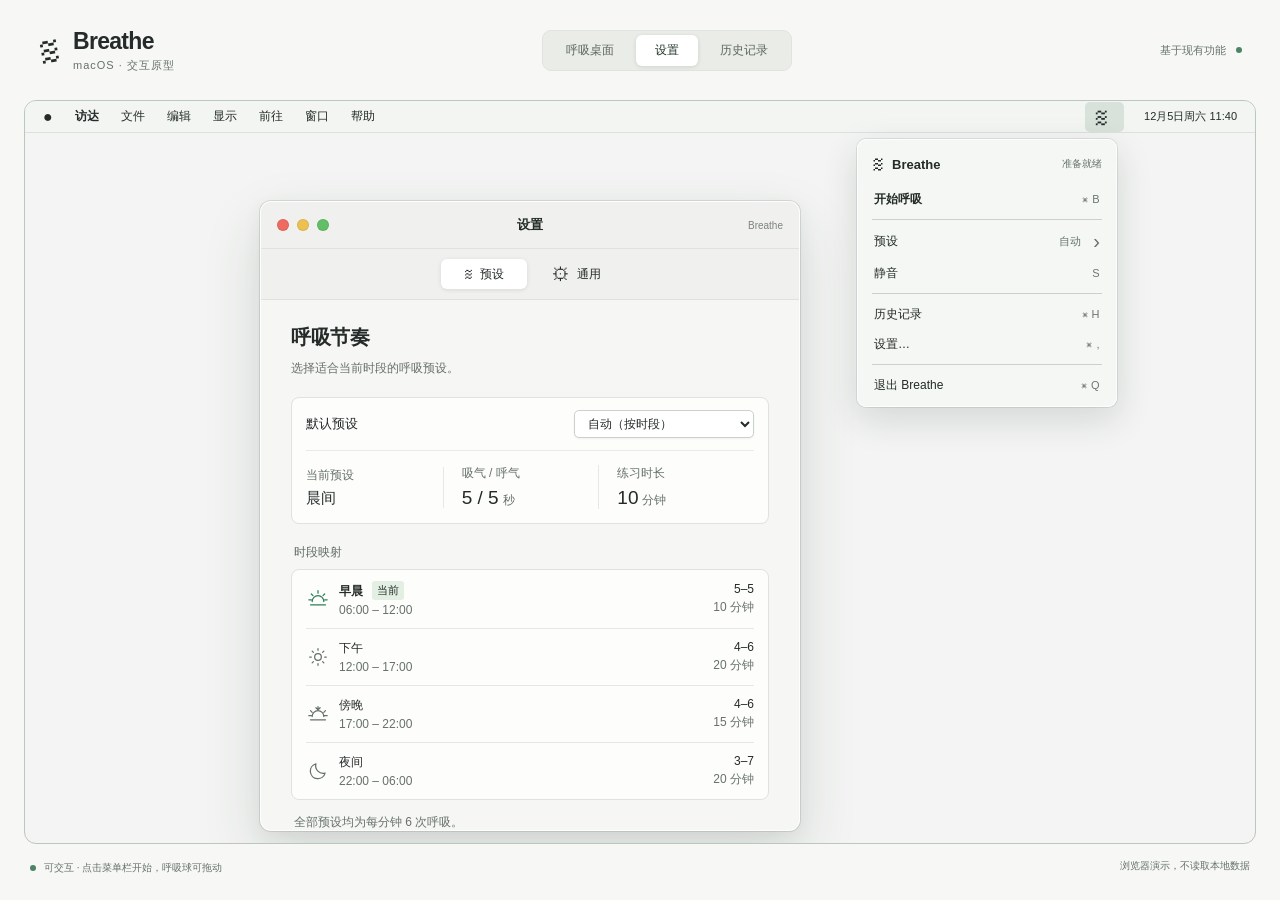
<file: designs/breathe/index.html>
<!DOCTYPE html>
<html lang="zh-CN">
<head>
  <meta charset="UTF-8">
  <meta name="viewport" content="width=device-width, initial-scale=1">
  <title>Breathe · macOS 交互原型</title>
  <!-- 设计依据：AppDelegate、SettingsView、HistoryView、BreathingCircle。
       保留菜单栏应用结构；轻灰窗口、系统字体、绿色重点色。历史数据为演示数据。
       外层导航属于原型工具；不增加应用功能，不访问系统配置或用户日志。 -->
  <link rel="stylesheet" href="style.css">
</head>
<body>
  <header class="preview-header">
    <div class="brand"><span class="brand-mark" aria-hidden="true">≋</span><div><h1>Breathe</h1><p>macOS · 交互原型</p></div></div>
    <nav class="scene-nav" aria-label="原型场景">
      <button data-scene="desktop">呼吸桌面</button>
      <button data-scene="settings" aria-pressed="true">设置</button>
      <button data-scene="history">历史记录</button>
    </nav>
    <span class="version">基于现有功能 <span class="live-dot"></span></span>
  </header>
  <main class="desktop" id="desktop" data-screen-label="macOS 桌面">
    <div class="system-bar">
      <div class="system-left"><span class="apple" aria-hidden="true">●</span><strong>访达</strong><span>文件</span><span>编辑</span><span>显示</span><span>前往</span><span>窗口</span><span>帮助</span></div>
      <div class="system-right"><button id="status-button" aria-label="Breathe 菜单栏" aria-expanded="true"><span class="wind">≋</span><span id="remaining"></span></button><span class="system-clock" id="clock"></span></div>
    </div>

    <section class="app-menu" id="app-menu" aria-label="Breathe 菜单" data-screen-label="菜单栏菜单">
      <div class="menu-brand"><span class="mini-mark">≋</span><strong>Breathe</strong><span id="menu-state">准备就绪</span></div>
      <button class="menu-row start-row" id="start-button"><span id="start-label">开始呼吸</span><kbd>⌘ B</kbd></button>
      <button class="menu-row" id="pause-button" hidden><span id="pause-label">暂停</span><kbd>Space</kbd></button>
      <div class="menu-rule"></div>
      <button class="menu-row" id="preset-button" aria-expanded="false"><span>预设</span><span class="menu-end"><span id="preset-name">自动</span><span>›</span></span></button>
      <div class="preset-menu" id="preset-menu" hidden>
        <button data-preset="auto">自动（按时段）</button>
        <button data-preset="morning">晨间 <span>5–5 · 10 分钟</span></button>
        <button data-preset="midday">午间 <span>4–6 · 20 分钟</span></button>
        <button data-preset="evening">晚间 <span>4–6 · 15 分钟</span></button>
        <button data-preset="night">深夜 <span>3–7 · 20 分钟</span></button>
        <button data-preset="custom">自定义…</button>
      </div>
      <button class="menu-row" id="mute-button"><span id="mute-label">静音</span><kbd>S</kbd></button>
      <div class="menu-rule"></div>
      <button class="menu-row" data-open="history"><span>历史记录</span><kbd>⌘ H</kbd></button>
      <button class="menu-row" data-open="settings"><span>设置…</span><kbd>⌘ ,</kbd></button>
      <div class="menu-rule"></div>
      <button class="menu-row" id="quit-button"><span>退出 Breathe</span><kbd>⌘ Q</kbd></button>
    </section>

    <section class="window settings-window" id="settings-window" aria-label="Breathe 设置" data-screen-label="设置">
      <div class="titlebar"><div class="traffic"><button data-close="settings" aria-label="关闭设置"></button><span></span><span></span></div><strong>设置</strong><span class="title-end">Breathe</span></div>
      <div class="tabs" role="tablist" aria-label="设置分类"><button id="preset-tab" role="tab" aria-selected="true">≋ <span>预设</span></button><button id="general-tab" role="tab" aria-selected="false">⚙ <span>通用</span></button></div>
      <div class="settings-content" id="preset-panel" role="tabpanel" aria-labelledby="preset-tab">
        <h2>呼吸节奏</h2><p class="section-description">选择适合当前时段的呼吸预设。</p>
        <div class="group"><div class="setting-row"><label for="preset-select">默认预设</label><select id="preset-select"><option value="auto">自动（按时段）</option><option value="morning">晨间</option><option value="midday">午间</option><option value="evening">晚间</option><option value="night">深夜</option><option value="custom">自定义…</option></select></div><div class="preset-summary" id="preset-summary"></div></div>
        <div id="custom-settings" hidden>
          <h3>自定义比例</h3><div class="group custom-group"><div class="setting-row"><label for="inhale">吸气</label><div class="number-control"><input id="inhale" type="number" min="3" max="10" step="1" value="5"><span>秒</span></div></div><div class="setting-row"><label for="exhale">呼气</label><div class="number-control"><input id="exhale" type="number" min="3" max="10" step="1" value="5"><span>秒</span></div></div><div class="setting-row"><label for="duration">练习时长</label><div class="number-control"><input id="duration" type="number" min="1" max="60" step="1" value="10"><span>分钟</span></div></div></div><p class="validation" id="validation" role="status"></p>
        </div>
        <div id="time-mapping"><h3>时段映射</h3><div class="group mapping">
          <div class="mapping-row" data-period="morning"><span class="period-icon" aria-hidden="true"><svg viewBox="0 0 24 24" fill="none" stroke="currentColor" stroke-linecap="round" stroke-linejoin="round"><path d="M3 19h18M5 15a7 7 0 0 1 14 0M12 2v3M4 6l2 2M20 6l-2 2M1 13h3M20 13h3"/></svg></span><span class="mapping-title">早晨 <b class="current-badge">当前</b><small>06:00 – 12:00</small></span><span>5–5 <small>10 分钟</small></span></div>
          <div class="mapping-row" data-period="midday"><span class="period-icon" aria-hidden="true"><svg viewBox="0 0 24 24" fill="none" stroke="currentColor" stroke-linecap="round" stroke-linejoin="round"><circle cx="12" cy="12" r="4"/><path d="M12 2v2M12 20v2M2 12h2M20 12h2M5 5l1.5 1.5M17.5 17.5L19 19M5 19l1.5-1.5M17.5 6.5L19 5"/></svg></span><span class="mapping-title">下午 <b class="current-badge">当前</b><small>12:00 – 17:00</small></span><span>4–6 <small>20 分钟</small></span></div>
          <div class="mapping-row" data-period="evening"><span class="period-icon" aria-hidden="true"><svg viewBox="0 0 24 24" fill="none" stroke="currentColor" stroke-linecap="round" stroke-linejoin="round"><path d="M3 19h18M5 15a7 7 0 0 1 14 0M12 3v4M9.5 4.5L12 7l2.5-2.5M3 8l2 2M21 8l-2 2M1 14h3M20 14h3"/></svg></span><span class="mapping-title">傍晚 <b class="current-badge">当前</b><small>17:00 – 22:00</small></span><span>4–6 <small>15 分钟</small></span></div>
          <div class="mapping-row" data-period="night"><span class="period-icon" aria-hidden="true"><svg viewBox="0 0 24 24" fill="none" stroke="currentColor" stroke-linecap="round" stroke-linejoin="round"><path d="M20.5 14.5A9 9 0 0 1 9.5 3.5a9 9 0 1 0 11 11Z"/></svg></span><span class="mapping-title">夜间 <b class="current-badge">当前</b><small>22:00 – 06:00</small></span><span>3–7 <small>20 分钟</small></span></div>
        </div><p class="footnote">全部预设均为每分钟 6 次呼吸。</p></div>
      </div>
      <div class="settings-content" id="general-panel" role="tabpanel" aria-labelledby="general-tab" hidden>
        <h2>通用</h2><p class="section-description">声音、会话记录与启动选项。</p>
        <h3>音频</h3><div class="group"><label class="setting-row" for="sound"><span>声音提示<small>在吸气和呼气开始时播放提示音</small></span><input class="switch" id="sound" type="checkbox" role="switch" checked></label></div>
        <h3>数据</h3><div class="group"><label class="setting-row" for="logging"><span>记录会话日志</span><input class="switch" id="logging" type="checkbox" role="switch" checked></label><div class="log-path" id="log-path"><span>日志路径</span><code>~/.config/breathe/sessions.csv</code></div></div>
        <h3>启动</h3><div class="group"><label class="setting-row" for="launch"><span>开机自动启动<small>登录 macOS 时启动 Breathe</small></span><input class="switch" id="launch" type="checkbox" role="switch"></label></div>
        <p class="footnote">演示开关仅保存在当前页面，不会更改系统设置。</p>
      </div>
    </section>

    <section class="window history-window" id="history-window" aria-label="会话历史" data-screen-label="历史记录" hidden>
      <div class="titlebar"><div class="traffic"><button data-close="history" aria-label="关闭历史记录"></button><span></span><span></span></div><strong>历史记录</strong><span class="title-end">Breathe</span></div>
      <div class="history-heading"><div><h2>会话记录</h2><p>每一次呼吸练习，都留在这里。</p></div><span class="demo-badge">演示数据</span></div>
      <div class="history-toolbar"><span id="record-count"></span><div><button class="native-button" id="refresh-button">刷新</button><button class="native-button" id="import-button">导入旧版日志</button></div></div>
      <div class="table-scroll"><div class="history-columns" aria-hidden="true"><span>日期与时间</span><span>预设</span><span>实际时长</span><span>状态</span><span></span></div><div id="history-body"></div></div>
      <div class="empty-history" id="empty-history" hidden><span>◷</span><p>暂无会话记录</p></div>
      <div class="history-footer"><span>CSV · 与 breathe-cli 兼容</span><span>仅展示浏览器内的演示记录</span></div>
    </section>

    <div class="orb-container" id="orb-container" aria-label="可拖动的呼吸球" hidden><div class="orb-glow"></div><div class="orb" id="orb"></div><span id="orb-text"></span></div>
    <div class="desktop-hint" id="desktop-hint" hidden><span>≋</span><p>点击右上角的 Breathe，开始呼吸。</p></div>
    <div class="quit-message" id="quit-message" hidden><span>≋</span><h2>Breathe 已退出</h2><button class="native-button" id="restart-button">重新打开演示</button></div>
    <div class="toast" id="toast" role="status" hidden></div>
  </main>
  <footer class="preview-footer"><span><span class="live-dot"></span>可交互 · 点击菜单栏开始，呼吸球可拖动</span><span>浏览器演示，不读取本地数据</span></footer>
  <script src="prototype.js"></script>
</body>
</html>
</file>
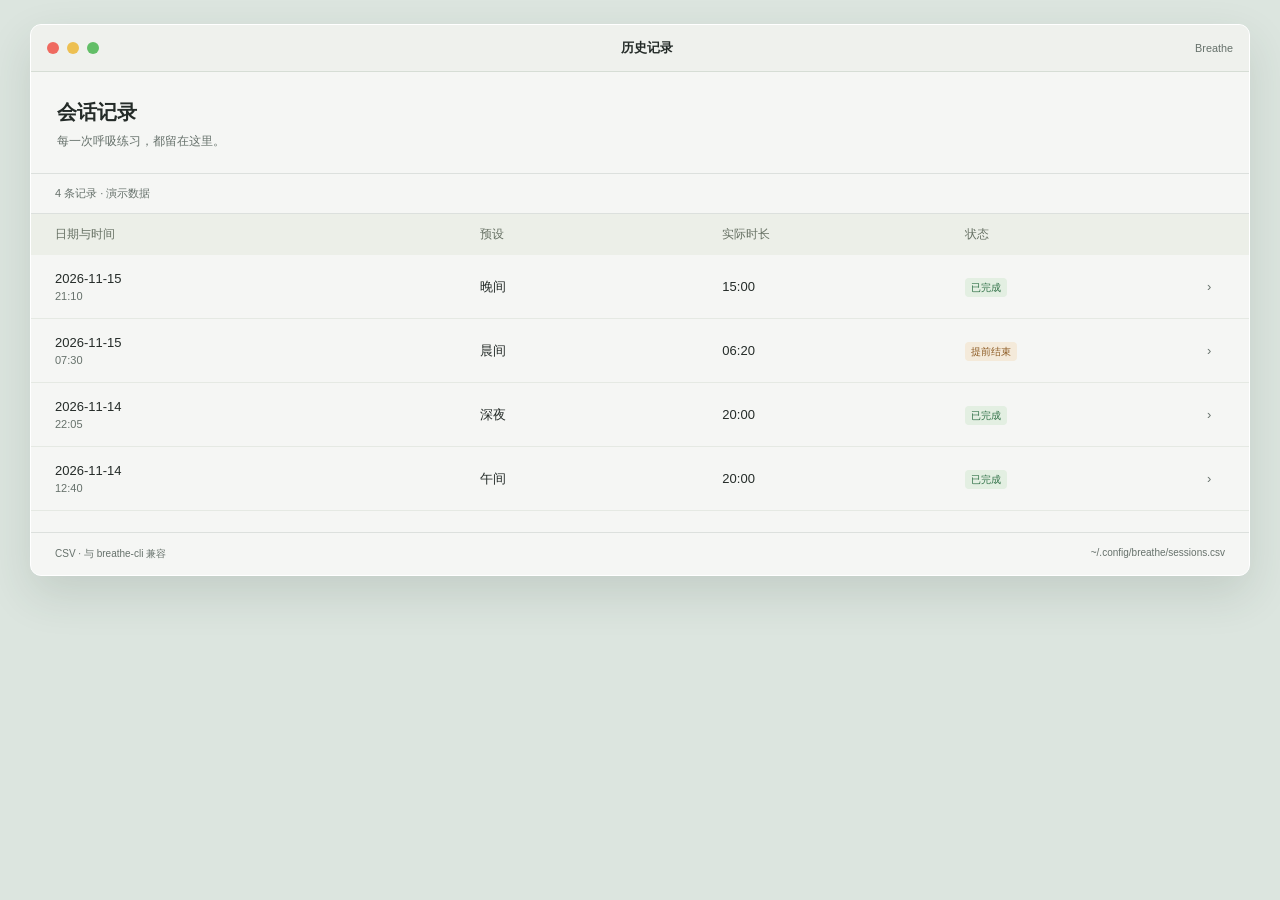
<file: .ryugi/artifacts/artboard/breathe-design-preview/pages/history-after.html>
<!doctype html><html lang="zh-CN"><head><meta charset="utf-8"><title>会话历史对比</title><style>*{box-sizing:border-box}html,body{margin:0;font-family:-apple-system,"PingFang SC",sans-serif;color:#242b28;font-size:13px}button,select{font:inherit;color:inherit}button{cursor:pointer}button:focus-visible,select:focus-visible,summary:focus-visible{outline:3px solid #5b9fbc;outline-offset:3px}button{border:1px solid #cbd2cb;background:#fff;border-radius:6px;padding:7px 12px}button[aria-pressed=true]{background:#26734f;color:white;border-color:#26734f}small{color:#66716b}
 body{background:#dce5df;padding:24px 30px}.window{height:552px;background:#f5f6f4;border-radius:11px;border:1px solid #fff;box-shadow:0 18px 45px #283d3024;overflow:hidden;position:relative}.title{height:47px;background:#eff1ed;border-bottom:1px solid #d6ddd5;display:flex;align-items:center;justify-content:space-between;padding:0 16px}.lights{display:flex;gap:8px}.lights i{width:12px;height:12px;border-radius:50%;background:#ef6a60}.lights i:nth-child(2){background:#edc052}.lights i:nth-child(3){background:#62be67}.heading{padding:27px 26px 23px}h1{font-size:20px;margin:0 0 7px;font-weight:600}p{margin:0;color:#66716b;font-size:12px}.toolbar{padding:12px 24px;border-block:1px solid #dce0dd;color:#66716b;font-size:11px}table{border-collapse:collapse;width:100%;font-size:11px;text-align:left;font-variant-numeric:tabular-nums}th{background:#ecefe8;color:#677164;font-weight:500}th,td{padding:12px 10px}th:first-child,td:first-child{padding-left:24px}tr:nth-child(even){background:#eaf0e522}.badge{padding:4px 6px;border-radius:4px;background:#e3efe2;color:#2f7046;font-size:10px;white-space:nowrap}.early{background:#f4eada;color:#8d5c25}.footer{position:absolute;bottom:0;width:100%;padding:14px 24px;border-top:1px solid #dce0dd;font-size:10px;color:#66716b;display:flex;justify-content:space-between}.cols,summary{display:grid;grid-template-columns:1.8fr 1fr 1fr 1fr 18px;align-items:center;gap:14px}.cols{padding:12px 24px;background:#ecefe8;color:#677164;font-size:12px}summary{padding:16px 24px;cursor:pointer;list-style:none;font-size:13px}summary::-webkit-details-marker{display:none}summary:hover{background:#e1ecdc}summary small{display:block;margin-top:4px;font-size:11px}details{border-bottom:1px solid #e5e9e3}details[open] summary{background:#edf2e9}.arrow{color:#66716b}details[open] .arrow{transform:rotate(90deg)}.detail{padding:15px 24px 18px;display:flex;gap:40px;background:#fff8;font-size:13px}.detail small{display:block;margin-bottom:6px}.records{max-height:315px;overflow:auto}
 </style></head><body><div class="window"><div class="title"><div class="lights"><i></i><i></i><i></i></div><b>历史记录</b><small>Breathe</small></div><div class="heading"><h1>会话记录</h1><p>每一次呼吸练习，都留在这里。</p></div><div class="toolbar">4 条记录 · 演示数据</div><div class="cols"><span>日期与时间</span><span>预设</span><span>实际时长</span><span>状态</span><span></span></div><div class="records"><details id="record-0"><summary><span>2026-11-15<small>21:10</small></span><span>晚间</span><span>15:00</span><span><span class="badge ">已完成</span></span><span class="arrow">›</span></summary><div class="detail"><span><small>吸气 / 呼气</small>4–6 秒</span><span><small>目标时长</small>15:00</span><span><small>呼吸次数</small>90 次</span><span><small>完成比例</small>100%</span></div></details><details id="record-1"><summary><span>2026-11-15<small>07:30</small></span><span>晨间</span><span>06:20</span><span><span class="badge early">提前结束</span></span><span class="arrow">›</span></summary><div class="detail"><span><small>吸气 / 呼气</small>5–5 秒</span><span><small>目标时长</small>10:00</span><span><small>呼吸次数</small>38 次</span><span><small>完成比例</small>63%</span></div></details><details id="record-2"><summary><span>2026-11-14<small>22:05</small></span><span>深夜</span><span>20:00</span><span><span class="badge ">已完成</span></span><span class="arrow">›</span></summary><div class="detail"><span><small>吸气 / 呼气</small>3–7 秒</span><span><small>目标时长</small>20:00</span><span><small>呼吸次数</small>120 次</span><span><small>完成比例</small>100%</span></div></details><details id="record-3"><summary><span>2026-11-14<small>12:40</small></span><span>午间</span><span>20:00</span><span><span class="badge ">已完成</span></span><span class="arrow">›</span></summary><div class="detail"><span><small>吸气 / 呼气</small>4–6 秒</span><span><small>目标时长</small>20:00</span><span><small>呼吸次数</small>120 次</span><span><small>完成比例</small>100%</span></div></details></div><div class="footer"><span>CSV · 与 breathe-cli 兼容</span><span>~/.config/breathe/sessions.csv</span></div></div></body></html>
</file>
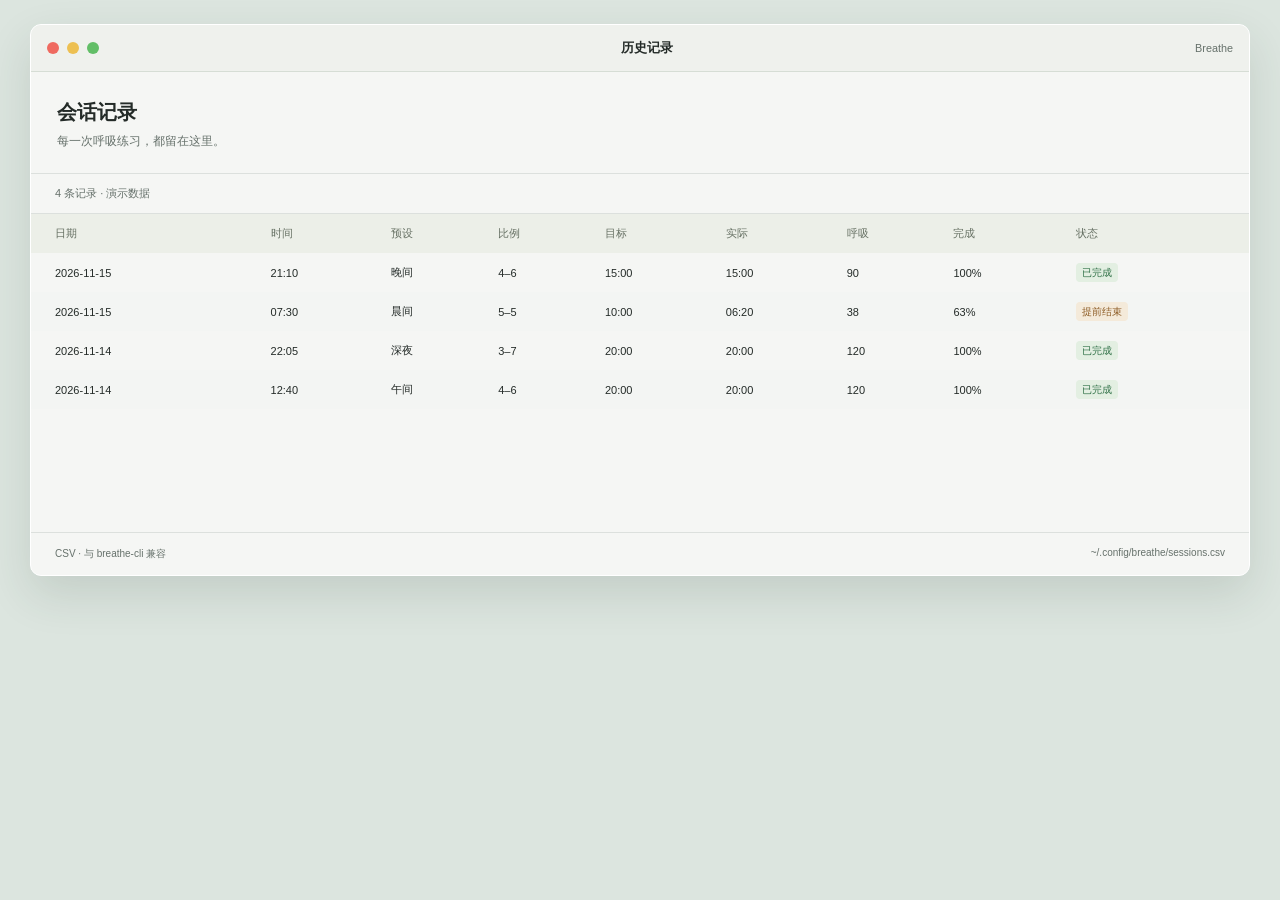
<file: .ryugi/artifacts/artboard/breathe-design-preview/pages/history-before.html>
<!doctype html><html lang="zh-CN"><head><meta charset="utf-8"><title>会话历史对比</title><style>*{box-sizing:border-box}html,body{margin:0;font-family:-apple-system,"PingFang SC",sans-serif;color:#242b28;font-size:13px}button,select{font:inherit;color:inherit}button{cursor:pointer}button:focus-visible,select:focus-visible,summary:focus-visible{outline:3px solid #5b9fbc;outline-offset:3px}button{border:1px solid #cbd2cb;background:#fff;border-radius:6px;padding:7px 12px}button[aria-pressed=true]{background:#26734f;color:white;border-color:#26734f}small{color:#66716b}
 body{background:#dce5df;padding:24px 30px}.window{height:552px;background:#f5f6f4;border-radius:11px;border:1px solid #fff;box-shadow:0 18px 45px #283d3024;overflow:hidden;position:relative}.title{height:47px;background:#eff1ed;border-bottom:1px solid #d6ddd5;display:flex;align-items:center;justify-content:space-between;padding:0 16px}.lights{display:flex;gap:8px}.lights i{width:12px;height:12px;border-radius:50%;background:#ef6a60}.lights i:nth-child(2){background:#edc052}.lights i:nth-child(3){background:#62be67}.heading{padding:27px 26px 23px}h1{font-size:20px;margin:0 0 7px;font-weight:600}p{margin:0;color:#66716b;font-size:12px}.toolbar{padding:12px 24px;border-block:1px solid #dce0dd;color:#66716b;font-size:11px}table{border-collapse:collapse;width:100%;font-size:11px;text-align:left;font-variant-numeric:tabular-nums}th{background:#ecefe8;color:#677164;font-weight:500}th,td{padding:12px 10px}th:first-child,td:first-child{padding-left:24px}tr:nth-child(even){background:#eaf0e522}.badge{padding:4px 6px;border-radius:4px;background:#e3efe2;color:#2f7046;font-size:10px;white-space:nowrap}.early{background:#f4eada;color:#8d5c25}.footer{position:absolute;bottom:0;width:100%;padding:14px 24px;border-top:1px solid #dce0dd;font-size:10px;color:#66716b;display:flex;justify-content:space-between}.cols,summary{display:grid;grid-template-columns:1.8fr 1fr 1fr 1fr 18px;align-items:center;gap:14px}.cols{padding:12px 24px;background:#ecefe8;color:#677164;font-size:12px}summary{padding:16px 24px;cursor:pointer;list-style:none;font-size:13px}summary::-webkit-details-marker{display:none}summary:hover{background:#e1ecdc}summary small{display:block;margin-top:4px;font-size:11px}details{border-bottom:1px solid #e5e9e3}details[open] summary{background:#edf2e9}.arrow{color:#66716b}details[open] .arrow{transform:rotate(90deg)}.detail{padding:15px 24px 18px;display:flex;gap:40px;background:#fff8;font-size:13px}.detail small{display:block;margin-bottom:6px}.records{max-height:315px;overflow:auto}
 </style></head><body><div class="window"><div class="title"><div class="lights"><i></i><i></i><i></i></div><b>历史记录</b><small>Breathe</small></div><div class="heading"><h1>会话记录</h1><p>每一次呼吸练习，都留在这里。</p></div><div class="toolbar">4 条记录 · 演示数据</div><table><thead><tr><th>日期</th><th>时间</th><th>预设</th><th>比例</th><th>目标</th><th>实际</th><th>呼吸</th><th>完成</th><th>状态</th></tr></thead><tbody><tr><td>2026-11-15</td><td>21:10</td><td>晚间</td><td>4–6</td><td>15:00</td><td>15:00</td><td>90</td><td>100%</td><td><span class="badge ">已完成</span></td></tr><tr><td>2026-11-15</td><td>07:30</td><td>晨间</td><td>5–5</td><td>10:00</td><td>06:20</td><td>38</td><td>63%</td><td><span class="badge early">提前结束</span></td></tr><tr><td>2026-11-14</td><td>22:05</td><td>深夜</td><td>3–7</td><td>20:00</td><td>20:00</td><td>120</td><td>100%</td><td><span class="badge ">已完成</span></td></tr><tr><td>2026-11-14</td><td>12:40</td><td>午间</td><td>4–6</td><td>20:00</td><td>20:00</td><td>120</td><td>100%</td><td><span class="badge ">已完成</span></td></tr></tbody></table><div class="footer"><span>CSV · 与 breathe-cli 兼容</span><span>~/.config/breathe/sessions.csv</span></div></div></body></html>
</file>
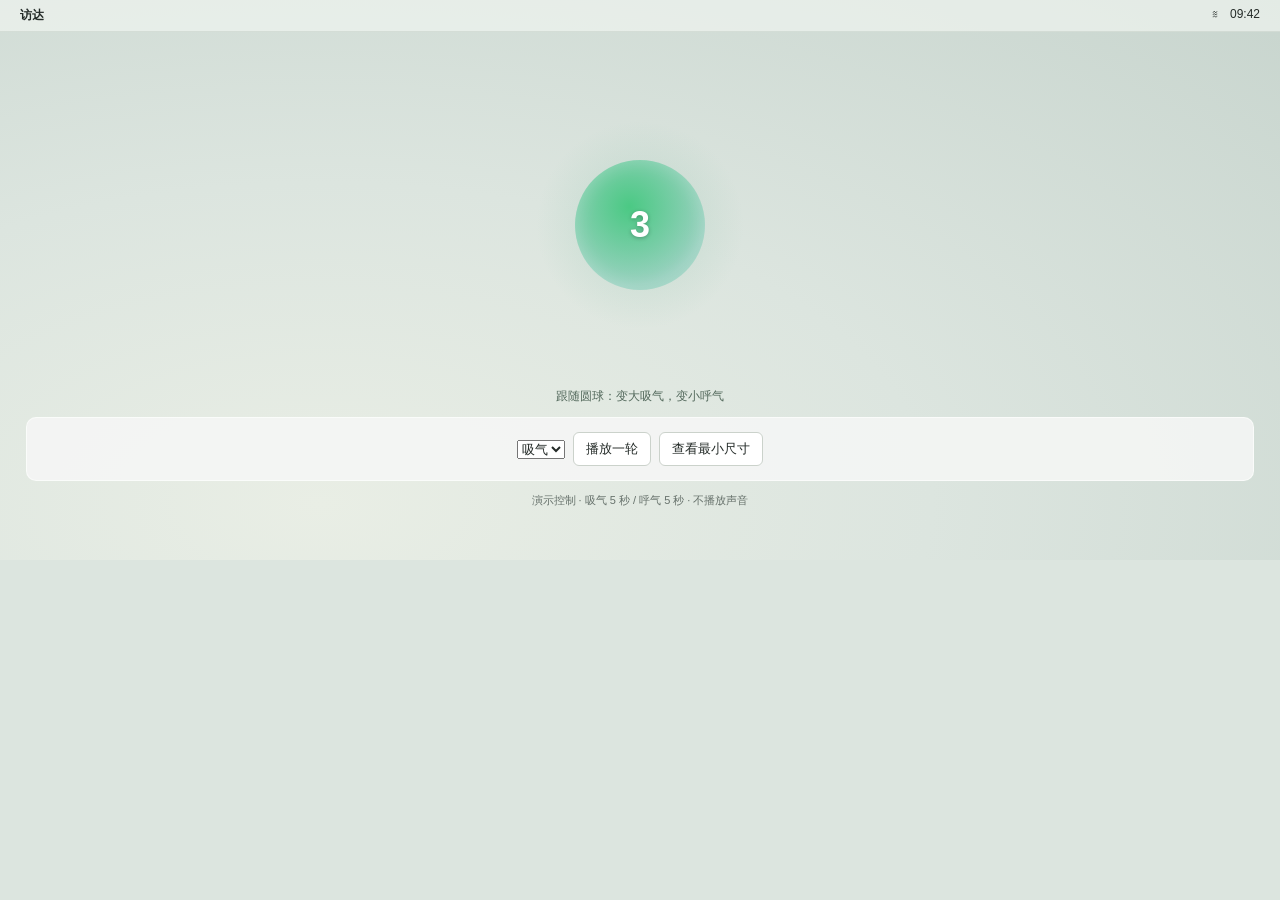
<file: .ryugi/artifacts/artboard/breathe-design-preview/pages/orb-after.html>
<!doctype html><html lang="zh-CN"><head><meta charset="utf-8"><title>呼吸球对比</title><style>*{box-sizing:border-box}html,body{margin:0;font-family:-apple-system,"PingFang SC",sans-serif;color:#242b28;font-size:13px}button,select{font:inherit;color:inherit}button{cursor:pointer}button:focus-visible,select:focus-visible,summary:focus-visible{outline:3px solid #5b9fbc;outline-offset:3px}button{border:1px solid #cbd2cb;background:#fff;border-radius:6px;padding:7px 12px}button[aria-pressed=true]{background:#26734f;color:white;border-color:#26734f}small{color:#66716b}
 body{background:#dce5df}.desktop{height:560px;position:relative;background:radial-gradient(ellipse at 25% 90%,#e9eee5,#dce5df 45%,#c8d5ce)}.bar{height:32px;background:#f2f6f2aa;border-bottom:1px solid #b6c4ba66;display:flex;justify-content:space-between;padding:7px 20px;font-size:12px}.stage{height:385px;display:grid;place-items:center;position:relative}.orb-area{width:240px;height:240px;display:grid;place-items:center;position:relative}.glow{position:absolute;inset:12px;background:radial-gradient(circle,#75b99b45,transparent 68%)}.ball{width:200px;height:200px;border-radius:50%;background:radial-gradient(circle at 42% 36%,#4bc984,#6cc5ad88 70%);box-shadow:inset 0 0 30px #ffffff30;display:grid;place-items:center;transform:scale(.65)}.digits{font-size:36px;font-weight:650;color:#fff;text-shadow:0 1px 4px #0004}.fixed{position:absolute;pointer-events:none}.hint{position:absolute;bottom:12px;font-size:12px;color:#52685b;margin:0}.controls{margin:0 26px;background:#f5f6f4e8;border:1px solid #fff9;border-radius:10px;padding:14px;display:flex;align-items:center;justify-content:center;gap:8px}.caption{text-align:center;font-size:11px;color:#66716b;margin:12px}.sr{position:absolute;width:1px;height:1px;overflow:hidden;clip-path:inset(50%)}
 </style></head><body><div class="desktop"><div class="bar"><b>访达</b><span>≋　09:42</span></div><main class="stage"><div class="orb-area"><div class="glow"></div><div class="ball" id="ball"></div><span class="digits fixed" id="seconds">3</span></div><p class="hint">跟随圆球：变大吸气，变小呼气</p></main><div class="controls"><label class="sr" for="phase">阶段</label><select id="phase"><option value="inhale">吸气</option><option value="exhale">呼气</option><option value="paused">暂停</option></select><button id="play" aria-pressed="false">播放一轮</button><button id="minimum">查看最小尺寸</button></div><p class="caption">演示控制 · 吸气 5 秒 / 呼气 5 秒 · 不播放声音</p></div><script>
 const ball=document.getElementById('ball'),seconds=document.getElementById('seconds'),phase=document.getElementById('phase'),play=document.getElementById('play');let timer=null,progress=.5;
 function stop(){clearInterval(timer);timer=null;play.textContent='播放一轮';play.setAttribute('aria-pressed','false')}
 function render(){let q=phase.value,scale=q==='inhale'?.3+.7*progress:q==='exhale'?1-.7*progress:.5;ball.style.transform=`scale(${scale})`;ball.style.background=q==='exhale'?'radial-gradient(circle at 42% 36%,#ea8c6f,#e8ab7988 70%)':q==='paused'?'radial-gradient(circle at 42% 36%,#dda44f,#e9cb7888 70%)':'radial-gradient(circle at 42% 36%,#4bc984,#6cc5ad88 70%)';seconds.textContent=q==='paused'?'Ⅱ':Math.max(1,Math.ceil(5*(1-progress)))}
 phase.onchange=()=>{stop();progress=.5;render()};document.getElementById('minimum').onclick=()=>{stop();phase.value='inhale';progress=0;render()};play.onclick=()=>{if(timer){stop();return}phase.value='inhale';progress=0;let start=performance.now();play.textContent='停止播放';play.setAttribute('aria-pressed','true');timer=setInterval(()=>{let elapsed=(performance.now()-start)/1000;if(elapsed>=10){stop();phase.value='exhale';progress=1;render();return}phase.value=elapsed<5?'inhale':'exhale';progress=(elapsed%5)/5;render()},50);render()};render();
 </script></body></html>
</file>
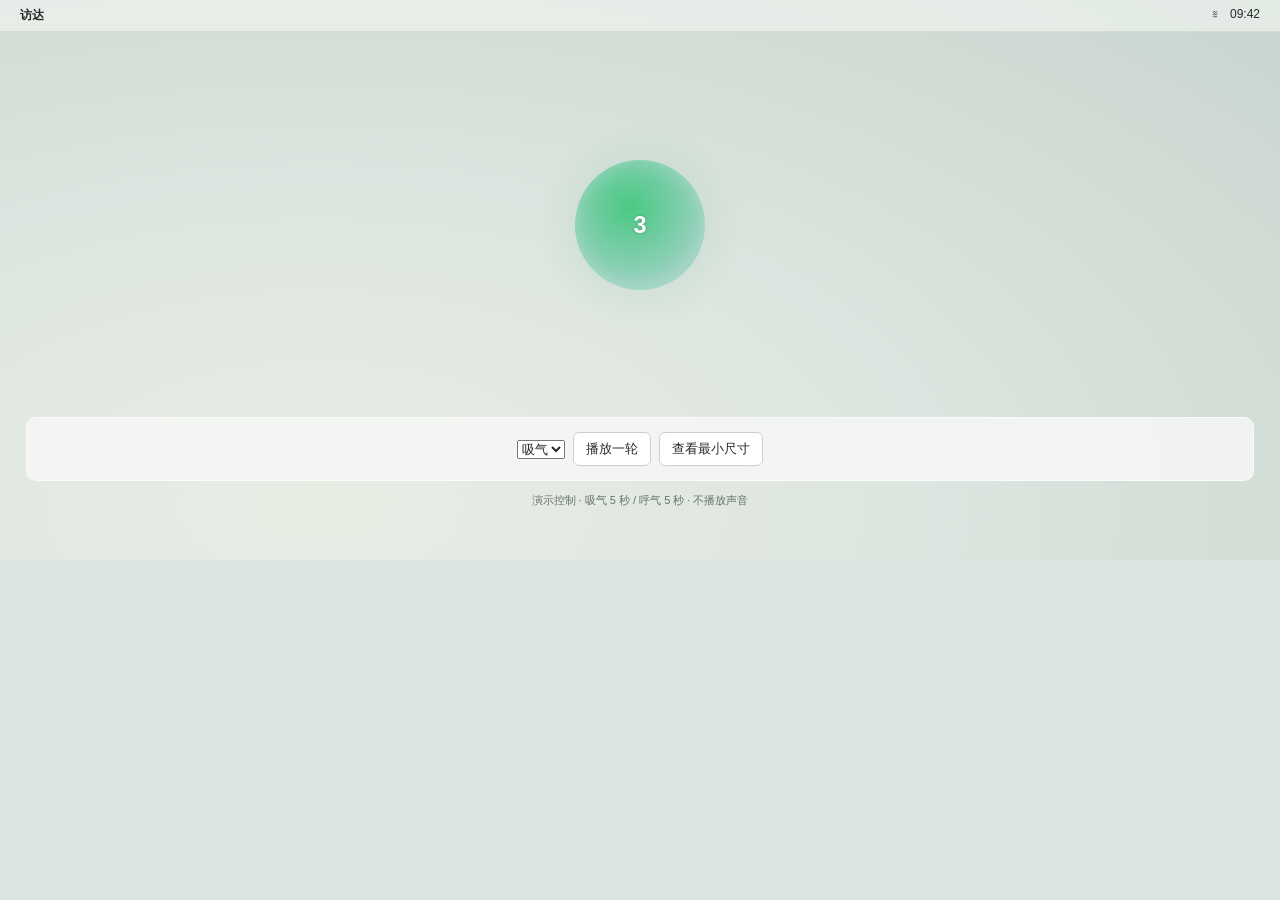
<file: .ryugi/artifacts/artboard/breathe-design-preview/pages/orb-before.html>
<!doctype html><html lang="zh-CN"><head><meta charset="utf-8"><title>呼吸球对比</title><style>*{box-sizing:border-box}html,body{margin:0;font-family:-apple-system,"PingFang SC",sans-serif;color:#242b28;font-size:13px}button,select{font:inherit;color:inherit}button{cursor:pointer}button:focus-visible,select:focus-visible,summary:focus-visible{outline:3px solid #5b9fbc;outline-offset:3px}button{border:1px solid #cbd2cb;background:#fff;border-radius:6px;padding:7px 12px}button[aria-pressed=true]{background:#26734f;color:white;border-color:#26734f}small{color:#66716b}
 body{background:#dce5df}.desktop{height:560px;position:relative;background:radial-gradient(ellipse at 25% 90%,#e9eee5,#dce5df 45%,#c8d5ce)}.bar{height:32px;background:#f2f6f2aa;border-bottom:1px solid #b6c4ba66;display:flex;justify-content:space-between;padding:7px 20px;font-size:12px}.stage{height:385px;display:grid;place-items:center;position:relative}.orb-area{width:240px;height:240px;display:grid;place-items:center;position:relative}.glow{position:absolute;inset:12px;background:radial-gradient(circle,#75b99b45,transparent 68%)}.ball{width:200px;height:200px;border-radius:50%;background:radial-gradient(circle at 42% 36%,#4bc984,#6cc5ad88 70%);box-shadow:inset 0 0 30px #ffffff30;display:grid;place-items:center;transform:scale(.65)}.digits{font-size:36px;font-weight:650;color:#fff;text-shadow:0 1px 4px #0004}.fixed{position:absolute;pointer-events:none}.phase{position:absolute;top:9px;font-size:16px;font-weight:500;color:#345c43}.hint{position:absolute;bottom:12px;font-size:12px;color:#52685b;margin:0}.controls{margin:0 26px;background:#f5f6f4e8;border:1px solid #fff9;border-radius:10px;padding:14px;display:flex;align-items:center;justify-content:center;gap:8px}.caption{text-align:center;font-size:11px;color:#66716b;margin:12px}.sr{position:absolute;width:1px;height:1px;overflow:hidden;clip-path:inset(50%)}
 </style></head><body><div class="desktop"><div class="bar"><b>访达</b><span>≋　09:42</span></div><main class="stage"><div class="orb-area"><div class="glow"></div><div class="ball" id="ball"><span class="digits" id="seconds">3</span></div></div></main><div class="controls"><label class="sr" for="phase">阶段</label><select id="phase"><option value="inhale">吸气</option><option value="exhale">呼气</option><option value="paused">暂停</option></select><button id="play" aria-pressed="false">播放一轮</button><button id="minimum">查看最小尺寸</button></div><p class="caption">演示控制 · 吸气 5 秒 / 呼气 5 秒 · 不播放声音</p></div><script>
 const ball=document.getElementById('ball'),seconds=document.getElementById('seconds'),phase=document.getElementById('phase'),play=document.getElementById('play');let timer=null,progress=.5;
 function stop(){clearInterval(timer);timer=null;play.textContent='播放一轮';play.setAttribute('aria-pressed','false')}
 function render(){let q=phase.value,scale=q==='inhale'?.3+.7*progress:q==='exhale'?1-.7*progress:.5;ball.style.transform=`scale(${scale})`;ball.style.background=q==='exhale'?'radial-gradient(circle at 42% 36%,#ea8c6f,#e8ab7988 70%)':q==='paused'?'radial-gradient(circle at 42% 36%,#dda44f,#e9cb7888 70%)':'radial-gradient(circle at 42% 36%,#4bc984,#6cc5ad88 70%)';seconds.textContent=q==='paused'?'Ⅱ':Math.max(1,Math.ceil(5*(1-progress)));let label=document.getElementById('phase-label');if(label)label.textContent={inhale:'吸气',exhale:'呼气',paused:'已暂停'}[q]}
 phase.onchange=()=>{stop();progress=.5;render()};document.getElementById('minimum').onclick=()=>{stop();phase.value='inhale';progress=0;render()};play.onclick=()=>{if(timer){stop();return}phase.value='inhale';progress=0;let start=performance.now();play.textContent='停止播放';play.setAttribute('aria-pressed','true');timer=setInterval(()=>{let elapsed=(performance.now()-start)/1000;if(elapsed>=10){stop();phase.value='exhale';progress=1;render();return}phase.value=elapsed<5?'inhale':'exhale';progress=(elapsed%5)/5;render()},50);render()};render();
 </script></body></html>
</file>
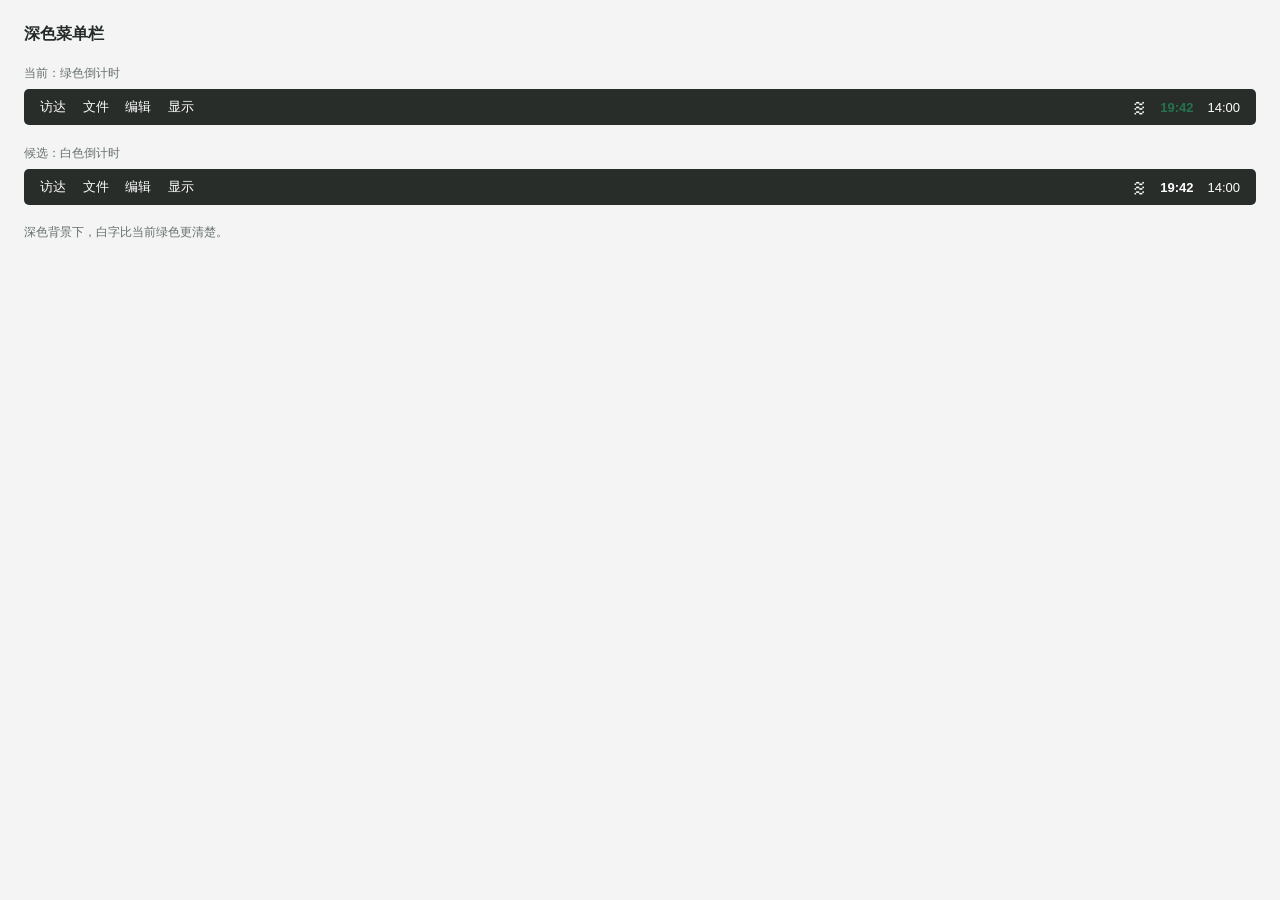
<file: .ryugi/artifacts/artboard/breathe-design-preview/pages/style-review/countdown-dark.html>
<!doctype html><html lang="zh-CN"><head><meta charset="utf-8"><meta name="viewport" content="width=device-width,initial-scale=1"><title>菜单栏倒计时颜色对比</title><style>
*{box-sizing:border-box}html,body{margin:0;background:#f3f4f3;color:#242b28;font:13px -apple-system,BlinkMacSystemFont,"PingFang SC",sans-serif}main{padding:24px}h1{font-size:16px;margin:0 0 20px}p{font-size:12px;color:#66716b;margin:0 0 7px}.bar{height:36px;padding:0 16px;display:flex;align-items:center;justify-content:space-between;background:#292d2a;color:#ffffff;border-radius:5px}.right{display:flex;align-items:center;gap:14px}.mark{font-size:25px;line-height:1}strong{font-size:13px;font-weight:600;font-variant-numeric:tabular-nums}.sample+.sample{margin-top:20px}.note{margin-top:18px;line-height:1.6}
</style></head><body><main><h1>深色菜单栏</h1><section class="sample"><p>当前：绿色倒计时</p><div class="bar"><span>访达　 文件　 编辑　 显示</span><span class="right"><span class="mark">≋</span><strong style="color:#26734f">19:42</strong><span>14:00</span></span></div></section><section class="sample"><p>候选：白色倒计时</p><div class="bar"><span>访达　 文件　 编辑　 显示</span><span class="right"><span class="mark">≋</span><strong style="color:#ffffff">19:42</strong><span>14:00</span></span></div></section><p class="note">深色背景下，白字比当前绿色更清楚。</p></main></body></html>
</file>
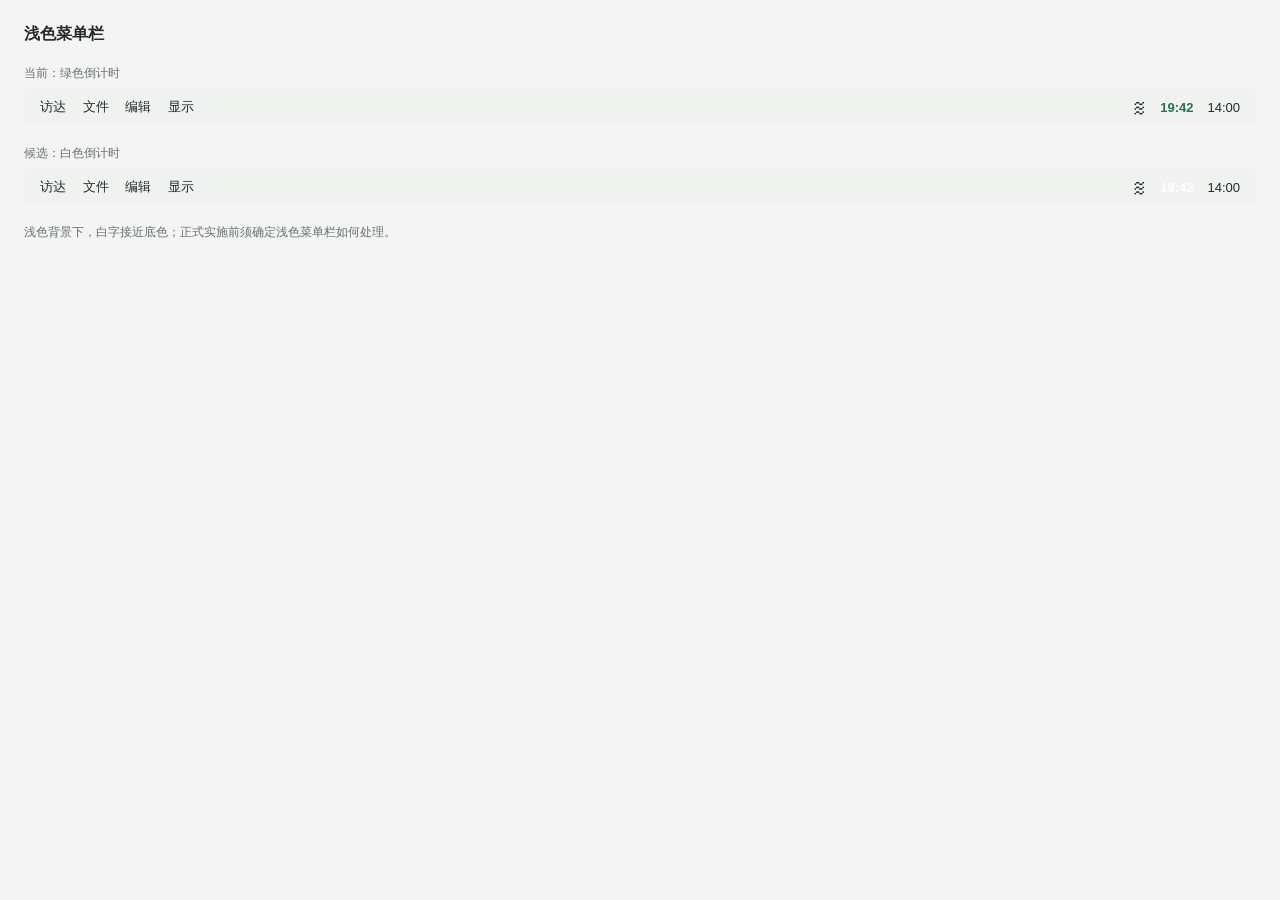
<file: .ryugi/artifacts/artboard/breathe-design-preview/pages/style-review/countdown-light.html>
<!doctype html><html lang="zh-CN"><head><meta charset="utf-8"><meta name="viewport" content="width=device-width,initial-scale=1"><title>菜单栏倒计时颜色对比</title><style>
*{box-sizing:border-box}html,body{margin:0;background:#f3f4f3;color:#242b28;font:13px -apple-system,BlinkMacSystemFont,"PingFang SC",sans-serif}main{padding:24px}h1{font-size:16px;margin:0 0 20px}p{font-size:12px;color:#66716b;margin:0 0 7px}.bar{height:36px;padding:0 16px;display:flex;align-items:center;justify-content:space-between;background:#eff2ee;color:#242b28;border-radius:5px}.right{display:flex;align-items:center;gap:14px}.mark{font-size:25px;line-height:1}strong{font-size:13px;font-weight:600;font-variant-numeric:tabular-nums}.sample+.sample{margin-top:20px}.note{margin-top:18px;line-height:1.6}
</style></head><body><main><h1>浅色菜单栏</h1><section class="sample"><p>当前：绿色倒计时</p><div class="bar"><span>访达　 文件　 编辑　 显示</span><span class="right"><span class="mark">≋</span><strong style="color:#26734f">19:42</strong><span>14:00</span></span></div></section><section class="sample"><p>候选：白色倒计时</p><div class="bar"><span>访达　 文件　 编辑　 显示</span><span class="right"><span class="mark">≋</span><strong style="color:#ffffff">19:42</strong><span>14:00</span></span></div></section><p class="note">浅色背景下，白字接近底色；正式实施前须确定浅色菜单栏如何处理。</p></main></body></html>
</file>
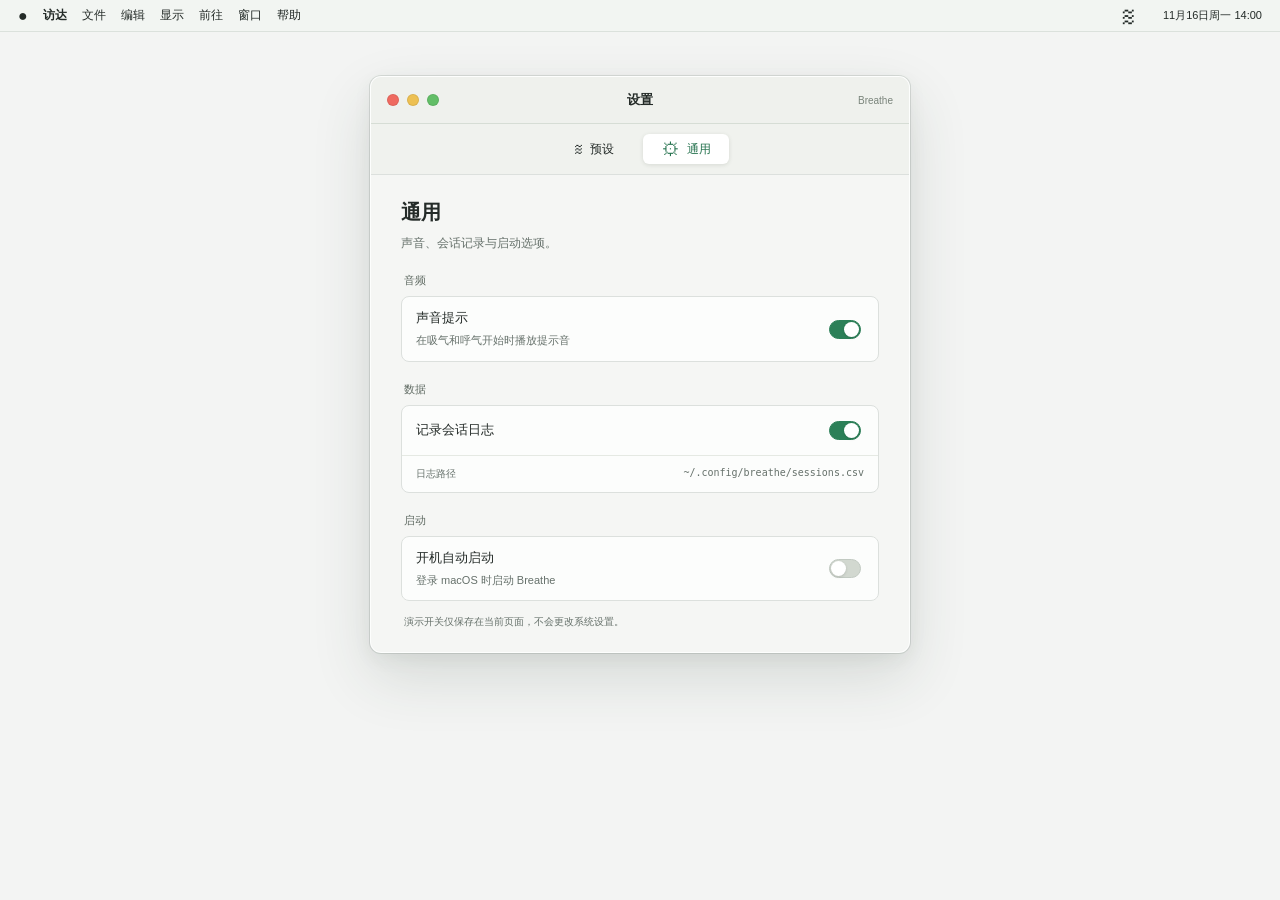
<file: .ryugi/artifacts/artboard/breathe-design-preview/pages/style-review/general-current.html>
<!DOCTYPE html>
<html lang="zh-CN">
<head>
  <meta charset="UTF-8">
  <meta name="viewport" content="width=device-width, initial-scale=1">
  <title>Breathe · general · current</title>
  <!-- 设计依据：AppDelegate、SettingsView、HistoryView、BreathingCircle。
       保留菜单栏应用结构；轻灰窗口、系统字体、绿色重点色。历史数据为演示数据。
       外层导航属于原型工具；不增加应用功能，不访问系统配置或用户日志。 -->
  <style>:root{color-scheme:light;--ink:#242b28;--muted:#66716b;--green:#26734f;--line:#dce0dd;--surface:#f5f6f4;--accent:#2c8058;font-family:-apple-system,"SF Pro Text","PingFang SC","Noto Sans SC",sans-serif;color:var(--ink);font-size:13px}
*{box-sizing:border-box}body{margin:0;background:#f7f8f6}button,input,select{font:inherit;color:inherit}button{cursor:pointer}button:disabled{opacity:.45;cursor:default}button:focus-visible,input:focus-visible,select:focus-visible{outline:3px solid #5b9fbc;outline-offset:3px}button{border:0;background:none}button,select,input{ -webkit-tap-highlight-color:transparent}[hidden]{display:none!important}h1,h2,h3,p{margin:0}small{font-size:11px;color:var(--muted)}
.preview-header{min-height:100px;padding:23px 38px;display:flex;align-items:center;justify-content:space-between;gap:24px}.brand{display:flex;align-items:center;gap:13px}.brand-mark{font-size:44px;line-height:1;color:var(--green);transform:rotate(-10deg)}h1{font-size:23px;font-weight:600;letter-spacing:-.7px}.brand p{font-size:11px;color:var(--muted);margin-top:3px;letter-spacing:1px}.scene-nav{display:flex;gap:3px;background:#e9ece7;padding:4px;border:1px solid #e0e4de;border-radius:9px}.scene-nav button{padding:7px 19px;border-radius:6px;color:#5c665f;font-size:12px}.scene-nav button[aria-pressed="true"]{background:#fff;color:#24372b;box-shadow:0 1px 4px #1e3b1920}.version{display:flex;align-items:center;gap:10px;color:var(--muted);font-size:11px}.live-dot{display:inline-block;width:6px;height:6px;border-radius:50%;background:#4b8466}
.desktop{position:relative;margin:0 24px;min-height:680px;height:calc(100dvh - 156px);background:radial-gradient(ellipse at 25% 90%,#e9eee5 0%,#dce5df 45%,#c8d5ce 100%);border:1px solid #b9c7bf;border-radius:12px;overflow:hidden;isolation:isolate}.system-bar{height:32px;display:flex;align-items:center;justify-content:space-between;background:#f2f6f2aa;border-bottom:1px solid #b6c4ba66;padding:0 18px;font-size:12px;position:relative;z-index:20}.system-left,.system-right{display:flex;align-items:center;gap:22px}.system-left strong{font-weight:600}.apple{font-size:16px}.system-right{gap:20px}.system-clock{font-size:11px;font-variant-numeric:tabular-nums}#status-button{height:30px;display:flex;align-items:center;gap:6px;padding:0 9px;border-radius:5px}#status-button[aria-expanded="true"]{background:#a6b8ac55}.wind{font-size:29px;line-height:20px}#remaining{font-weight:600;font-variant-numeric:tabular-nums}
.app-menu{position:absolute;z-index:30;right:138px;top:38px;width:260px;padding:6px;background:#f4f7f3ef;backdrop-filter:blur(30px);border:1px solid #ffffffcc;box-shadow:0 12px 35px #273b2e28,0 0 0 1px #4c685b24;border-radius:9px}.menu-brand{display:flex;align-items:center;gap:8px;padding:10px 8px 12px}.mini-mark{font-size:24px;color:var(--green);line-height:16px}.menu-brand strong{font-size:13px}.menu-brand>span:last-child{margin-left:auto;font-size:10px;color:var(--muted)}.menu-row{width:100%;min-height:30px;display:flex;align-items:center;justify-content:space-between;padding:5px 10px;border-radius:5px;font-size:12px;text-align:left}.menu-row:hover,.preset-menu button:hover{color:#fff;background:var(--accent)}.menu-row:hover kbd,.menu-row:hover .menu-end{color:#fff}.start-row{color:var(--green);font-weight:600}.menu-rule{height:1px;background:#c9d1c9;margin:5px 8px}kbd{font:11px -apple-system,sans-serif;color:#6c776e;letter-spacing:.5px}.menu-end{display:flex;gap:12px;align-items:center;color:var(--muted);font-size:11px}.menu-end>span:last-child{font-size:20px}.preset-menu{padding:4px;border:1px solid #cbd5cc;border-radius:6px;background:#fff;margin:4px}.preset-menu button{display:flex;justify-content:space-between;gap:8px;width:100%;padding:8px 6px;text-align:left;border-radius:4px;font-size:11px}.preset-menu button span{color:inherit;opacity:.7}.preset-menu button.selected{color:var(--green);font-weight:600}
.window{position:absolute;z-index:10;background:var(--surface);border-radius:11px;border:1px solid #ffffffd9;box-shadow:0 24px 60px #283d3024,0 6px 18px #283d3010,0 0 0 1px #4a5c4d28;overflow:hidden}.settings-window{width:540px;left:max(30px,calc(50% - 380px));top:100px}.titlebar{height:47px;border-bottom:1px solid #d6ddd5;display:grid;grid-template-columns:1fr auto 1fr;align-items:center;padding:0 16px;background:#eff1ed}.titlebar>strong{font-size:13px;font-weight:600}.traffic{display:flex;gap:8px}.traffic button,.traffic span{width:12px;height:12px;border-radius:50%;border:1px solid #00000014;padding:0}.traffic button{background:#ef6a60}.traffic button:hover{background:#c64e45}.traffic span:nth-child(2){background:#edc052}.traffic span:nth-child(3){background:#62be67}.title-end{text-align:right;font-size:10px;color:#7a847b}.tabs{display:flex;justify-content:center;gap:6px;padding:10px;border-bottom:1px solid var(--line);background:#f0f2ee}.tabs button{display:flex;align-items:center;justify-content:center;gap:7px;min-width:86px;padding:6px 16px;border-radius:6px;font-size:18px;line-height:18px}.tabs button span{font-size:12px}.tabs button[aria-selected="true"]{background:#fff;box-shadow:0 1px 4px #243a2320;color:var(--green)}.settings-content{padding:24px 30px 22px;max-height:calc(100dvh - 370px);min-height:400px;overflow:auto}h2{font-size:20px;letter-spacing:-.5px;font-weight:600}.section-description{color:var(--muted);font-size:12px;margin:7px 0 19px;line-height:1.7}h3{font-size:11px;font-weight:500;color:#606b63;margin:20px 0 8px 3px}.group{border:1px solid var(--line);border-radius:8px;background:#ffffffc4;overflow:hidden}.setting-row{min-height:48px;padding:12px 14px;display:flex;align-items:center;justify-content:space-between;gap:16px}.setting-row small{display:block;margin-top:5px;line-height:1.5}.setting-row select{max-width:245px;min-width:180px;border:1px solid #cbd2cb;background:#fff;border-radius:5px;padding:5px 9px;font-size:12px;box-shadow:0 1px 2px #263a2110}.preset-summary{margin:0 14px;padding:14px 0;border-top:1px solid #e8ece6;display:flex;align-items:center;gap:0}.preset-summary>div{flex:1;border-right:1px solid #e5e9e3;padding-left:18px}.preset-summary>div:first-child{padding:0}.preset-summary>div:last-child{border:0}.preset-summary strong{font-size:19px;font-weight:500;font-variant-numeric:tabular-nums;color:#345c43}.preset-summary small{display:block;margin-bottom:5px;font-size:10px}.preset-summary .unit{font-size:11px;margin-left:4px;color:var(--muted)}.mapping-row{display:grid;grid-template-columns:23px 1fr 70px;align-items:center;gap:10px;margin:0 14px;padding:11px 0;border-bottom:1px solid #e5e9e3;font-size:12px}.mapping-row:last-child{border:0}.mapping-row small{display:block;font-size:10px;margin-top:3px}.mapping-row>span:last-child{text-align:right;font-variant-numeric:tabular-nums}.period-icon{font-size:21px;color:#708370}.current-badge{display:none;margin-left:6px;padding:1px 4px;border-radius:3px;background:#e3efe2;color:#2f7046;font-size:9px;font-weight:500;vertical-align:1px}.mapping-row.current .current-badge{display:inline-block}.mapping-row.current .period-icon{color:var(--accent)}.footnote{font-size:10px;color:var(--muted);margin:12px 3px 0;line-height:1.7}.number-control{display:flex;align-items:center;gap:8px;color:var(--muted);font-size:11px}.number-control input{width:70px;border:1px solid #cbd2cb;border-radius:5px;padding:4px 7px;background:white;text-align:center;font-variant-numeric:tabular-nums}.custom-group .setting-row+.setting-row{border-top:1px solid #e5e9e3}.validation{font-size:11px;color:var(--green);line-height:1.7;margin:10px 3px 0}.validation.error{color:#a34224}.switch{appearance:none;flex-shrink:0;width:32px;height:19px;border:1px solid #c2cac2;border-radius:20px;background:#d2d8d0;cursor:pointer;position:relative;transition:background .15s}.switch:after{content:"";position:absolute;width:15px;height:15px;left:1px;top:1px;background:#fff;border-radius:50%;box-shadow:0 1px 3px #0002;transition:transform .15s}.switch:checked{background:var(--accent);border-color:var(--accent)}.switch:checked:after{transform:translateX(13px)}.log-path{padding:11px 14px;display:flex;gap:12px;justify-content:space-between;border-top:1px solid #e5e9e3;font-size:10px;color:var(--muted)}code{font-size:10px}
.history-window{width:min(860px,calc(100% - 64px));top:110px;left:50%;transform:translateX(-50%)}.history-heading{display:flex;align-items:center;justify-content:space-between;gap:16px;padding:28px 26px 24px}.history-heading p{color:var(--muted);font-size:12px;margin-top:7px}.demo-badge{font-size:10px;color:#66745f;background:#e7ece2;border:1px solid #d7dfd0;border-radius:4px;padding:4px 7px}.history-toolbar{display:flex;justify-content:space-between;align-items:center;padding:10px 24px;border-top:1px solid var(--line);border-bottom:1px solid var(--line);font-size:11px;color:var(--muted)}.history-toolbar>div{display:flex;gap:8px}.native-button{background:white;border:1px solid #cfd5ce;border-radius:5px;padding:4px 11px;box-shadow:0 1px 2px #20341a0d;font-size:11px}.native-button:hover{background:#eef2eb}.native-button:active{background:#dce5d9}.table-scroll{overflow:auto;max-height:340px;min-height:220px}.history-columns,.history-record summary{display:grid;grid-template-columns:280px 156px 156px minmax(100px,1fr) 18px;align-items:center;min-width:810px;padding:0 24px;font-variant-numeric:tabular-nums}.history-columns{position:sticky;top:0;z-index:1;min-height:38px;background:#ecefe8;color:#677164;font-size:12px;border-bottom:1px solid #d7ddd1}.history-record{min-width:810px;border-bottom:1px solid #e5e9e3}.history-record:nth-child(even){background:#eaf0e522}.history-record summary{padding-top:16px;padding-bottom:16px;cursor:pointer;list-style:none;font-size:13px}.history-record summary::-webkit-details-marker{display:none}.history-record summary:focus-visible{outline:3px solid #5b9fbc;outline-offset:-3px}.history-record summary:hover{background:#e1ecdc}.history-record[open] summary{background:#edf2e9}.history-record summary small{display:block;margin-top:4px;font-size:11px}.history-record summary>span:nth-child(2){color:#4f6650}.history-arrow{font-size:20px;color:#66716b;text-align:center}.history-record[open] .history-arrow{transform:rotate(90deg)}.history-details{display:flex;gap:40px;margin:0;padding:15px 24px 18px;background:#ffffff80;font-size:13px;font-variant-numeric:tabular-nums}.history-details dt{font-size:11px;color:var(--muted);margin-bottom:6px}.history-details dd{margin:0}.status-badge{color:#2f7046;background:#e3efe2;padding:3px 5px;border-radius:4px;font-size:10px}.status-badge.early{background:#f4eada;color:#8d5c25}.history-footer{padding:13px 24px;display:flex;justify-content:space-between;gap:12px;border-top:1px solid var(--line);color:var(--muted);font-size:10px}.empty-history{text-align:center;padding:55px;color:var(--muted)}.empty-history>span{font-size:36px}.empty-history p{margin-top:12px}
.orb-container{position:absolute;left:calc(50% - 120px);top:calc(50% - 100px);width:240px;height:240px;display:grid;place-items:center;z-index:15;cursor:grab;touch-action:none;user-select:none}.orb-container:active{cursor:grabbing}.orb{width:200px;height:200px;border-radius:50%;display:grid;place-items:center;transform:scale(.5);background:radial-gradient(circle at 42% 36%,#67d79c,#58bca37a 70%);box-shadow:inset 0 0 30px #ffffff30;will-change:transform}.orb-glow{position:absolute;inset:12px;background:radial-gradient(circle,#75b99b45,transparent 68%);border-radius:50%;pointer-events:none}#orb-text{position:absolute;pointer-events:none;font-size:36px;font-weight:650;color:#fff;text-shadow:0 1px 4px #0004;font-variant-numeric:tabular-nums}.desktop-hint,.quit-message{position:absolute;inset:0;display:flex;flex-direction:column;align-items:center;justify-content:center;gap:18px;color:#60746a;pointer-events:none}.desktop-hint>span,.quit-message>span{font-size:70px;color:#7c9785;font-weight:200}.desktop-hint p{font-size:13px}.quit-message{pointer-events:auto}.quit-message h2{font-size:17px}.toast{position:absolute;bottom:28px;left:50%;transform:translateX(-50%);max-width:calc(100% - 30px);padding:12px 20px;background:#f9fcf7f2;border:1px solid #ffffffcc;border-radius:9px;box-shadow:0 8px 28px #21352020;color:#3d5444;font-size:12px;z-index:40;line-height:1.7}.preview-footer{display:flex;justify-content:space-between;gap:15px;padding:15px 30px;color:var(--muted);font-size:10px;min-height:48px}.preview-footer>span:first-child{display:flex;align-items:center;gap:8px}
@media(min-width:1400px){.settings-window{left:calc(50% - 350px);top:115px}.app-menu{right:150px}.settings-content{padding:28px 32px;min-height:420px}.mapping-row{padding:13px 0}}
@media(max-width:1000px){.version{display:none}.app-menu{right:20px}.settings-window{left:28px;top:110px;width:500px}.system-left{gap:15px}.settings-content{padding:22px;min-height:390px}}
@media(max-width:720px){.preview-header{padding:18px;flex-wrap:wrap;min-height:110px;gap:16px}.brand-mark{font-size:36px}.scene-nav{margin-left:auto}.scene-nav button{padding:7px 10px}.desktop{margin:0 10px;min-height:720px;height:calc(100dvh - 170px)}.system-left>span:not(.apple){display:none}.system-bar{padding:0 12px}.system-right{gap:8px}.system-clock{font-size:10px}.app-menu{right:8px}.settings-window{left:14px;top:85px;width:calc(100% - 28px)}.settings-content{max-height:470px;min-height:0;padding:20px}.history-window{top:85px;width:calc(100% - 28px)}.history-heading{padding:20px}.history-toolbar{padding:10px 16px}.history-footer{flex-wrap:wrap;padding:12px 16px}.mapping-row{grid-template-columns:20px 1fr 60px;gap:6px}.setting-row select{min-width:145px;max-width:190px}.preview-footer{padding:14px 18px;flex-wrap:wrap}.history-heading h2{font-size:18px}}
@media(prefers-reduced-motion:reduce){*,*:before,*:after{scroll-behavior:auto!important;transition:none!important}.orb{will-change:auto}}

/* Same presentation framing in both candidates, separate from the proposed design. */
html,body{margin:0;height:100%;overflow:hidden}
.preview-header,.preview-footer{display:none}
.desktop{margin:0;min-height:0;height:100dvh;border:0;border-radius:0;background:#f3f4f3}
.settings-window{left:50%;top:76px;transform:translateX(-50%);width:540px}
.settings-content{padding:24px 30px 22px;max-height:calc(100dvh - 210px);min-height:min(400px,calc(100dvh - 210px))}
.history-window{top:76px;width:min(860px,calc(100% - 64px))}
.system-left{gap:15px}.system-right{gap:12px}.app-menu{right:16px}
@media(max-width:580px){.settings-window{width:calc(100% - 32px)}.settings-content{padding:20px}.history-window{width:calc(100% - 32px)}}
</style>
</head>
<body>
  <header class="preview-header">
    <div class="brand"><span class="brand-mark" aria-hidden="true">≋</span><div><h1>Breathe</h1><p>macOS · 交互原型</p></div></div>
    <nav class="scene-nav" aria-label="原型场景">
      <button data-scene="desktop">呼吸桌面</button>
      <button data-scene="settings" aria-pressed="true">设置</button>
      <button data-scene="history">历史记录</button>
    </nav>
    <span class="version">基于现有功能 <span class="live-dot"></span></span>
  </header>
  <main class="desktop" id="desktop" data-screen-label="macOS 桌面">
    <div class="system-bar">
      <div class="system-left"><span class="apple" aria-hidden="true">●</span><strong>访达</strong><span>文件</span><span>编辑</span><span>显示</span><span>前往</span><span>窗口</span><span>帮助</span></div>
      <div class="system-right"><button id="status-button" aria-label="Breathe 菜单栏" aria-expanded="true"><span class="wind">≋</span><span id="remaining"></span></button><span class="system-clock" id="clock"></span></div>
    </div>

    <section class="app-menu" id="app-menu" aria-label="Breathe 菜单" data-screen-label="菜单栏菜单">
      <div class="menu-brand"><span class="mini-mark">≋</span><strong>Breathe</strong><span id="menu-state">准备就绪</span></div>
      <button class="menu-row start-row" id="start-button"><span id="start-label">开始呼吸</span><kbd>⌘ B</kbd></button>
      <button class="menu-row" id="pause-button" hidden><span id="pause-label">暂停</span><kbd>Space</kbd></button>
      <div class="menu-rule"></div>
      <button class="menu-row" id="preset-button" aria-expanded="false"><span>预设</span><span class="menu-end"><span id="preset-name">自动</span><span>›</span></span></button>
      <div class="preset-menu" id="preset-menu" hidden>
        <button data-preset="auto">自动（按时段）</button>
        <button data-preset="morning">晨间 <span>5–5 · 10 分钟</span></button>
        <button data-preset="midday">午间 <span>4–6 · 20 分钟</span></button>
        <button data-preset="evening">晚间 <span>4–6 · 15 分钟</span></button>
        <button data-preset="night">深夜 <span>3–7 · 20 分钟</span></button>
        <button data-preset="custom">自定义…</button>
      </div>
      <button class="menu-row" id="mute-button"><span id="mute-label">静音</span><kbd>S</kbd></button>
      <div class="menu-rule"></div>
      <button class="menu-row" data-open="history"><span>历史记录</span><kbd>⌘ H</kbd></button>
      <button class="menu-row" data-open="settings"><span>设置…</span><kbd>⌘ ,</kbd></button>
      <div class="menu-rule"></div>
      <button class="menu-row" id="quit-button"><span>退出 Breathe</span><kbd>⌘ Q</kbd></button>
    </section>

    <section class="window settings-window" id="settings-window" aria-label="Breathe 设置" data-screen-label="设置">
      <div class="titlebar"><div class="traffic"><button data-close="settings" aria-label="关闭设置"></button><span></span><span></span></div><strong>设置</strong><span class="title-end">Breathe</span></div>
      <div class="tabs" role="tablist" aria-label="设置分类"><button id="preset-tab" role="tab" aria-selected="true">≋ <span>预设</span></button><button id="general-tab" role="tab" aria-selected="false">⚙ <span>通用</span></button></div>
      <div class="settings-content" id="preset-panel" role="tabpanel" aria-labelledby="preset-tab">
        <h2>呼吸节奏</h2><p class="section-description">选择适合当前时段的呼吸预设。</p>
        <div class="group"><div class="setting-row"><label for="preset-select">默认预设</label><select id="preset-select"><option value="auto">自动（按时段）</option><option value="morning">晨间</option><option value="midday">午间</option><option value="evening">晚间</option><option value="night">深夜</option><option value="custom">自定义…</option></select></div><div class="preset-summary" id="preset-summary"></div></div>
        <div id="custom-settings" hidden>
          <h3>自定义比例</h3><div class="group custom-group"><div class="setting-row"><label for="inhale">吸气</label><div class="number-control"><input id="inhale" type="number" min="3" max="10" step="1" value="5"><span>秒</span></div></div><div class="setting-row"><label for="exhale">呼气</label><div class="number-control"><input id="exhale" type="number" min="3" max="10" step="1" value="5"><span>秒</span></div></div><div class="setting-row"><label for="duration">练习时长</label><div class="number-control"><input id="duration" type="number" min="1" max="60" step="1" value="10"><span>分钟</span></div></div></div><p class="validation" id="validation" role="status"></p>
        </div>
        <div id="time-mapping"><h3>时段映射</h3><div class="group mapping">
          <div class="mapping-row" data-period="morning"><span class="period-icon">☼</span><span class="mapping-title">早晨 <b class="current-badge">当前</b><small>06:00 – 12:00</small></span><span>5–5 <small>10 分钟</small></span></div>
          <div class="mapping-row" data-period="midday"><span class="period-icon">☀</span><span class="mapping-title">下午 <b class="current-badge">当前</b><small>12:00 – 17:00</small></span><span>4–6 <small>20 分钟</small></span></div>
          <div class="mapping-row" data-period="evening"><span class="period-icon">◒</span><span class="mapping-title">傍晚 <b class="current-badge">当前</b><small>17:00 – 22:00</small></span><span>4–6 <small>15 分钟</small></span></div>
          <div class="mapping-row" data-period="night"><span class="period-icon">☾</span><span class="mapping-title">夜间 <b class="current-badge">当前</b><small>22:00 – 06:00</small></span><span>3–7 <small>20 分钟</small></span></div>
        </div><p class="footnote">全部预设均为每分钟 6 次呼吸。</p></div>
      </div>
      <div class="settings-content" id="general-panel" role="tabpanel" aria-labelledby="general-tab" hidden>
        <h2>通用</h2><p class="section-description">声音、会话记录与启动选项。</p>
        <h3>音频</h3><div class="group"><label class="setting-row" for="sound"><span>声音提示<small>在吸气和呼气开始时播放提示音</small></span><input class="switch" id="sound" type="checkbox" role="switch" checked></label></div>
        <h3>数据</h3><div class="group"><label class="setting-row" for="logging"><span>记录会话日志</span><input class="switch" id="logging" type="checkbox" role="switch" checked></label><div class="log-path" id="log-path"><span>日志路径</span><code>~/.config/breathe/sessions.csv</code></div></div>
        <h3>启动</h3><div class="group"><label class="setting-row" for="launch"><span>开机自动启动<small>登录 macOS 时启动 Breathe</small></span><input class="switch" id="launch" type="checkbox" role="switch"></label></div>
        <p class="footnote">演示开关仅保存在当前页面，不会更改系统设置。</p>
      </div>
    </section>

    <section class="window history-window" id="history-window" aria-label="会话历史" data-screen-label="历史记录" hidden>
      <div class="titlebar"><div class="traffic"><button data-close="history" aria-label="关闭历史记录"></button><span></span><span></span></div><strong>历史记录</strong><span class="title-end">Breathe</span></div>
      <div class="history-heading"><div><h2>会话记录</h2><p>每一次呼吸练习，都留在这里。</p></div><span class="demo-badge">演示数据</span></div>
      <div class="history-toolbar"><span id="record-count"></span><div><button class="native-button" id="refresh-button">刷新</button><button class="native-button" id="import-button">导入旧版日志</button></div></div>
      <div class="table-scroll"><div class="history-columns" aria-hidden="true"><span>日期与时间</span><span>预设</span><span>实际时长</span><span>状态</span><span></span></div><div id="history-body"></div></div>
      <div class="empty-history" id="empty-history" hidden><span>◷</span><p>暂无会话记录</p></div>
      <div class="history-footer"><span>CSV · 与 breathe-cli 兼容</span><span>仅展示浏览器内的演示记录</span></div>
    </section>

    <div class="orb-container" id="orb-container" aria-label="可拖动的呼吸球" hidden><div class="orb-glow"></div><div class="orb" id="orb"></div><span id="orb-text"></span></div>
    <div class="desktop-hint" id="desktop-hint" hidden><span>≋</span><p>点击右上角的 Breathe，开始呼吸。</p></div>
    <div class="quit-message" id="quit-message" hidden><span>≋</span><h2>Breathe 已退出</h2><button class="native-button" id="restart-button">重新打开演示</button></div>
    <div class="toast" id="toast" role="status" hidden></div>
  </main>
  <footer class="preview-footer"><span><span class="live-dot"></span>可交互 · 点击菜单栏开始，呼吸球可拖动</span><span>浏览器演示，不读取本地数据</span></footer>
  <script>"use strict";
const $ = (id) => document.getElementById(id);
const presets = {
  morning: { inhale: 5, exhale: 5, minutes: 10 },
  midday: { inhale: 4, exhale: 6, minutes: 20 },
  evening: { inhale: 4, exhale: 6, minutes: 15 },
  night: { inhale: 3, exhale: 7, minutes: 20 }
};
// 内部值沿用英文 preset id；界面显示用 presetLabel 转中文。
const presetLabels = {
  auto: "自动",
  morning: "晨间",
  midday: "午间",
  evening: "晚间",
  night: "深夜",
  custom: "自定义",
  balanced: "晨间",
  extended: "午间",
  calm: "晚间",
  unknown: "未知"
};
const presetLabel = (name) => presetLabels[name] || name;
const state = { preset: "auto", custom: { inhale: 5, exhale: 5, minutes: 10 }, sound: true, logging: true, launch: false, scene: "settings", active: false, paused: false, phase: "idle", phaseElapsed: 0, countdown: 3, breaths: 0, remaining: 0, config: null, started: null, quit: false };
// Fixture records only. No filesystem access, import, or real session data.
// preset 列保留 CSV 的英文 id，renderHistory 显示中文。
const records = [
  ["2026-10-29", "07:30:12", "morning", "5-5", "10:00", "10:00", 60, 100, true],
  ["2026-10-28", "22:15:08", "night", "3-7", "20:00", "20:00", 120, 100, true],
  ["2026-10-28", "18:42:36", "evening", "4-6", "15:00", "08:24", 50, 56, false],
  ["2026-10-28", "13:05:20", "midday", "4-6", "20:00", "20:00", 120, 100, true],
  ["2026-10-28", "07:12:45", "morning", "5-5", "10:00", "10:00", 60, 100, true],
  ["2026-10-27", "21:08:03", "evening", "4-6", "15:00", "15:00", 90, 100, true],
  ["2026-10-27", "06:50:16", "morning", "5-5", "10:00", "10:00", 60, 100, true]
];
const formatTime = (seconds) => `${Math.floor(seconds / 60)}:${String(seconds % 60).padStart(2, "0")}`;
const localHour = () => 14;
function autoPreset() {
  const hour = localHour();
  return hour >= 6 && hour < 12 ? "morning" : hour >= 12 && hour < 17 ? "midday" : hour >= 17 && hour < 22 ? "evening" : "night";
}
function selectedConfig() {
  const name = state.preset === "auto" ? autoPreset() : state.preset;
  const config = { ...(name === "custom" ? state.custom : presets[name]), name };
  config.cycle = config.inhale + config.exhale;
  config.total = Math.ceil(config.minutes * 60 / config.cycle) * config.cycle;
  return config;
}
function validationError() {
  const { inhale, exhale, minutes } = state.custom;
  if (![inhale, exhale, minutes].every(Number.isInteger)) return "请输入完整的整数时长。";
  if (inhale + exhale < 8) return `总呼吸周期须 ≥ 8 秒，当前 ${inhale + exhale} 秒`;
  if (inhale < 3 || inhale > 10) return "吸气时长须在 3–10 秒";
  if (exhale < 3 || exhale > 10) return "呼气时长须在 3–10 秒";
  if (minutes < 1 || minutes > 60) return "练习时长须在 1–60 分钟";
  return "";
}
let toastTimer;
function toast(message) {
  $("toast").textContent = message;
  $("toast").hidden = false;
  clearTimeout(toastTimer);
  toastTimer = setTimeout(() => { $("toast").hidden = true; }, 3800);
}
function setMenu(open) {
  $("app-menu").hidden = !open || state.quit;
  $("status-button").setAttribute("aria-expanded", String(open && !state.quit));
  if (!open) {
    $("preset-menu").hidden = true;
    $("preset-button").setAttribute("aria-expanded", "false");
  }
}
function showScene(scene) {
  if (state.quit) return;
  state.scene = scene;
  $("settings-window").hidden = scene !== "settings";
  $("history-window").hidden = scene !== "history";
  $("desktop-hint").hidden = scene !== "desktop" || state.active;
  document.querySelectorAll("[data-scene]").forEach((button) => button.setAttribute("aria-pressed", String(button.dataset.scene === scene)));
  if (scene === "history") renderHistory();
}
function renderSettings() {
  const config = selectedConfig();
  const custom = state.preset === "custom";
  const error = custom ? validationError() : "";
  $("preset-select").value = state.preset;
  const displayPreset = custom ? "自定义" : presetLabel(config.name);
  $("preset-name").textContent = state.preset === "auto" ? "自动" : displayPreset;
  $("custom-settings").hidden = !custom;
  $("time-mapping").hidden = state.preset !== "auto";
  const currentAuto = autoPreset();
  document.querySelectorAll(".mapping-row").forEach((row) => {
    row.classList.toggle("current", row.dataset.period === currentAuto);
  });
  $("preset-summary").hidden = !!error;
  $("preset-summary").innerHTML = `<div><small>${state.preset === "auto" ? "当前预设" : "所选预设"}</small><strong style="font-size:15px">${displayPreset}</strong></div><div><small>吸气 / 呼气</small><strong>${config.inhale} / ${config.exhale}</strong><span class="unit">秒</span></div><div><small>练习时长</small><strong>${config.minutes}</strong><span class="unit">分钟</span></div>`;
  $("validation").classList.toggle("error", !!error);
  $("validation").textContent = error || `周期 ${config.cycle} 秒，实际时长 ${Math.floor(config.total / 60)} 分 ${config.total % 60} 秒`;
  $("start-button").disabled = !state.active && !!error;
  $("sound").checked = state.sound;
  $("logging").checked = state.logging;
  $("launch").checked = state.launch;
  $("log-path").hidden = !state.logging;
  $("mute-label").textContent = state.sound ? "静音" : "取消静音";
  document.querySelectorAll("[data-preset]").forEach((button) => button.classList.toggle("selected", button.dataset.preset === state.preset));
}
function selectPreset(value) {
  state.preset = value;
  $("preset-menu").hidden = true;
  $("preset-button").setAttribute("aria-expanded", "false");
  renderSettings();
  if (value === "custom") { showScene("settings"); selectTab("preset"); }
}
function selectTab(tab) {
  for (const name of ["preset", "general"]) {
    $(`${name}-tab`).setAttribute("aria-selected", String(name === tab));
    $(`${name}-panel`).hidden = name !== tab;
  }
}
const expandedRecords = new Set();
function renderHistory() {
  $("record-count").textContent = `${records.length} 条记录`;
  $("empty-history").hidden = records.length > 0;
  document.querySelector(".table-scroll").hidden = records.length === 0;
  $("history-body").replaceChildren(...records.map((record) => {
    const row = document.createElement("details");
    row.className = "history-record";
    row.open = expandedRecords.has(record);
    row.addEventListener("toggle", () => {
      if (row.open) expandedRecords.add(record);
      else expandedRecords.delete(record);
    });
    const summary = document.createElement("summary");
    const date = document.createElement("span");
    date.textContent = record[0];
    const time = document.createElement("small");
    time.textContent = record[1];
    date.appendChild(time);
    summary.appendChild(date);
    for (const value of [presetLabel(record[2]), record[5]]) {
      const cell = document.createElement("span");
      cell.textContent = value;
      summary.appendChild(cell);
    }
    const status = document.createElement("span");
    const badge = document.createElement("span");
    badge.className = `status-badge${record[8] ? "" : " early"}`;
    badge.textContent = record[8] ? "已完成" : "提前结束";
    status.appendChild(badge);
    summary.appendChild(status);
    const arrow = document.createElement("span");
    arrow.className = "history-arrow";
    arrow.setAttribute("aria-hidden", "true");
    arrow.textContent = "›";
    summary.appendChild(arrow);
    row.appendChild(summary);
    const details = document.createElement("dl");
    details.className = "history-details";
    for (const [title, value] of [["吸气 / 呼气", `${record[3]} 秒`], ["目标时长", record[4]], ["呼吸次数", `${record[6]} 次`], ["完成比例", `${record[7]}%`]]) {
      const field = document.createElement("div");
      const label = document.createElement("dt");
      label.textContent = title;
      const content = document.createElement("dd");
      content.textContent = value;
      field.append(label, content);
      details.appendChild(field);
    }
    row.appendChild(details);
    return row;
  }));
}
let audioContext;
function enableAudio() {
  if (!state.sound) return;
  try {
    audioContext ??= new (window.AudioContext || window.webkitAudioContext)();
    audioContext.resume().catch(() => {});
  } catch { /* Audio can be unavailable in embedded browsers. */ }
}
function cue() {
  if (!state.sound) return;
  try {
    audioContext ??= new (window.AudioContext || window.webkitAudioContext)();
    if (audioContext.state !== "running") return;
    const oscillator = audioContext.createOscillator();
    const gain = audioContext.createGain();
    oscillator.frequency.value = state.phase === "inhale" ? 660 : 440;
    gain.gain.setValueAtTime(0, audioContext.currentTime);
    gain.gain.linearRampToValueAtTime(.035, audioContext.currentTime + .03);
    gain.gain.exponentialRampToValueAtTime(.001, audioContext.currentTime + .32);
    oscillator.connect(gain); gain.connect(audioContext.destination);
    oscillator.start(); oscillator.stop(audioContext.currentTime + .35);
  } catch { /* Sound is optional in the browser demo. */ }
}
function startSession() {
  if (state.quit || (state.preset === "custom" && validationError())) return;
  state.config = selectedConfig();
  state.active = true; state.paused = false; state.phase = "countdown";
  state.phaseElapsed = 0; state.countdown = 3; state.breaths = 0;
  state.remaining = state.config.total; state.started = new Date();
  // Audio is initialized in a user gesture, never on page load.
  enableAudio();
  showScene("desktop"); setMenu(false); renderSession();
}
function finishSession(completed) {
  if (!state.active) return;
  const config = state.config;
  const elapsed = completed ? config.total : Math.floor((Date.now() - state.started.getTime()) / 1000);
  if (state.logging) {
    const parts = new Intl.DateTimeFormat("sv-SE", { timeZone: "Asia/Shanghai", year: "numeric", month: "2-digit", day: "2-digit", hour: "2-digit", minute: "2-digit", second: "2-digit", hourCycle: "h23" }).format(state.started).split(" ");
    records.push([parts[0], parts[1], config.name, `${config.inhale}-${config.exhale}`, formatTime(config.total), formatTime(elapsed), state.breaths, completed ? 100 : Math.min(100, Math.floor(elapsed * 100 / config.total)), completed]);
  }
  state.active = false; state.paused = false; state.phase = "idle";
  renderSession(); showScene(state.scene); renderHistory();
  toast(completed ? "呼吸练习已完成。" : "呼吸练习已结束。");
}
function togglePause() {
  if (!state.active || state.phase === "countdown") return;
  state.paused = !state.paused;
  if (!state.paused) {
    // Native engine resumes from inhale, discarding the partial cycle.
    state.phase = "inhale"; state.phaseElapsed = 0;
    state.remaining = state.config.total - state.breaths * state.config.cycle;
    cue();
  }
  renderSession();
}
function renderSession() {
  $("orb-container").hidden = !state.active;
  $("remaining").textContent = state.active ? formatTime(state.remaining) : "";
  $("status-button").style.color = state.active ? "#26734f" : "";
  $("start-label").textContent = state.active ? "停止呼吸" : "开始呼吸";
  $("pause-button").hidden = !state.active;
  $("pause-button").disabled = state.phase === "countdown";
  $("pause-label").textContent = state.paused ? "继续" : "暂停";
  $("menu-state").textContent = !state.active ? "准备就绪" : state.paused ? "已暂停" : state.phase === "countdown" ? "准备开始" : state.phase === "inhale" ? "吸气" : "呼气";
  if (!state.active) { renderSettings(); return; }
  const phase = state.paused ? "paused" : state.phase;
  const seconds = phase === "countdown" ? state.countdown - Math.floor(state.phaseElapsed) : phase === "paused" ? 0 : Math.ceil(state.config[phase] - state.phaseElapsed);
  $("orb-text").textContent = phase === "paused" ? "Ⅱ" : Math.max(0, seconds);
  const progress = phase === "inhale" || phase === "exhale" ? Math.min(1, state.phaseElapsed / state.config[phase]) : 0;
  const scale = phase === "inhale" ? .3 + .7 * progress : phase === "exhale" ? 1 - .7 * progress : .5;
  $("orb").style.transform = `scale(${scale})`;
  const colors = phase === "inhale" ? ["#4bc984", "#6cc5ad88"] : phase === "exhale" ? ["#ea8c6f", "#e8ab7988"] : phase === "paused" ? ["#dda44f", "#e9cb7888"] : ["#71a8d9", "#8fc0dc88"];
  $("orb").style.background = `radial-gradient(circle at 42% 36%,${colors[0]},${colors[1]} 75%)`;
  $("orb-container").setAttribute("aria-label", `可拖动的呼吸球：${$("menu-state").textContent}，${phase === "paused" ? "" : seconds + " 秒"}`);
}
let previousTick = performance.now();
setInterval(() => {
  const now = performance.now(); const delta = (now - previousTick) / 1000; previousTick = now;
  if (!state.active || state.paused) return;
  state.phaseElapsed += delta;
  while (state.active) {
    const duration = state.phase === "countdown" ? 3 : state.config[state.phase];
    if (state.phaseElapsed < duration) break;
    state.phaseElapsed -= duration;
    if (state.phase === "exhale") {
      state.breaths++;
      if (state.breaths * state.config.cycle >= state.config.total) { finishSession(true); return; }
    }
    state.phase = state.phase === "inhale" ? "exhale" : "inhale";
    // Avoid a burst of tones after returning from a background tab.
    if (delta < 1) cue();
  }
  const elapsed = state.phase === "countdown" ? 0 : state.breaths * state.config.cycle + (state.phase === "exhale" ? state.config.inhale : 0) + Math.floor(state.phaseElapsed);
  state.remaining = Math.max(0, state.config.total - elapsed);
  renderSession();
}, 50);
$("status-button").addEventListener("click", () => setMenu($("app-menu").hidden));
$("status-button").addEventListener("contextmenu", (event) => { event.preventDefault(); setMenu(true); });
$("start-button").addEventListener("click", () => state.active ? finishSession(false) : startSession());
$("pause-button").addEventListener("click", togglePause);
$("preset-button").addEventListener("click", () => { $("preset-menu").hidden = !$("preset-menu").hidden; $("preset-button").setAttribute("aria-expanded", String(!$("preset-menu").hidden)); });
document.querySelectorAll("[data-preset]").forEach((button) => button.addEventListener("click", () => selectPreset(button.dataset.preset)));
document.querySelectorAll("[data-scene]").forEach((button) => button.addEventListener("click", () => { showScene(button.dataset.scene); setMenu(button.dataset.scene === "desktop"); }));
document.querySelectorAll("[data-open]").forEach((button) => button.addEventListener("click", () => { showScene(button.dataset.open); setMenu(false); }));
document.querySelectorAll("[data-close]").forEach((button) => button.addEventListener("click", () => showScene("desktop")));
$("preset-tab").addEventListener("click", () => selectTab("preset"));
$("general-tab").addEventListener("click", () => selectTab("general"));
$("preset-select").addEventListener("change", (event) => selectPreset(event.target.value));
for (const [id, property] of [["inhale", "inhale"], ["exhale", "exhale"], ["duration", "minutes"]]) {
  $(id).addEventListener("input", (event) => { state.custom[property] = event.target.value === "" ? NaN : Number(event.target.value); renderSettings(); });
}
$("mute-button").addEventListener("click", () => { state.sound = !state.sound; enableAudio(); renderSettings(); });
for (const [id, property] of [["sound", "sound"], ["logging", "logging"], ["launch", "launch"]]) {
  $(id).addEventListener("change", (event) => { state[property] = event.target.checked; if (property === "sound") enableAudio(); renderSettings(); });
}
$("refresh-button").addEventListener("click", () => { renderHistory(); toast("演示记录已刷新。"); });
$("import-button").addEventListener("click", () => { records.push(["2026-10-26", "08:10:00", "morning", "5-5", "10:00", "10:00", 60, 100, true]); renderHistory(); toast("已加入 1 条旧版日志示例；未读取本地文件。"); });
$("quit-button").addEventListener("click", () => {
  // Quitting the native app does not call the stop action or write a record.
  state.active = false; state.quit = true; state.phase = "idle"; setMenu(false);
  $("status-button").hidden = true; $("settings-window").hidden = true; $("history-window").hidden = true;
  $("orb-container").hidden = true; $("desktop-hint").hidden = true; $("quit-message").hidden = false;
});
$("restart-button").addEventListener("click", () => { state.quit = false; $("status-button").hidden = false; $("quit-message").hidden = true; renderSession(); showScene("desktop"); setMenu(true); });
$("desktop").addEventListener("pointerdown", (event) => { if (event.target === $("desktop") || event.target.closest(".window")) setMenu(false); });
document.addEventListener("keydown", (event) => {
  if (state.quit || event.target.closest("input,select,textarea")) return;
  if (event.key === "Escape") { setMenu(false); return; }
  if (event.code === "Space" && !event.target.closest("button,summary")) { event.preventDefault(); togglePause(); }
  if (event.key.toLowerCase() === "s" && !event.metaKey && !event.ctrlKey) { state.sound = !state.sound; enableAudio(); renderSettings(); }
  if (event.metaKey || event.ctrlKey) {
    if (event.key.toLowerCase() === "b") { event.preventDefault(); state.active ? finishSession(false) : startSession(); }
    if (event.key === ",") { event.preventDefault(); showScene("settings"); setMenu(false); }
    if (event.key.toLowerCase() === "h") { event.preventDefault(); showScene("history"); setMenu(false); }
  }
});
let drag = null;
$("orb-container").addEventListener("pointerdown", (event) => {
  const rect = $("orb-container").getBoundingClientRect();
  drag = { x: event.clientX - rect.left, y: event.clientY - rect.top };
  $("orb-container").setPointerCapture(event.pointerId);
});
$("orb-container").addEventListener("pointermove", (event) => {
  if (!drag) return;
  const rect = $("desktop").getBoundingClientRect();
  $("orb-container").style.left = `${Math.max(0, Math.min(rect.width - 242, event.clientX - rect.left - drag.x))}px`;
  $("orb-container").style.top = `${Math.max(32, Math.min(rect.height - 242, event.clientY - rect.top - drag.y))}px`;
});
$("orb-container").addEventListener("pointerup", () => { drag = null; });
$("orb-container").addEventListener("pointercancel", () => { drag = null; });
window.addEventListener("resize", () => {
  if (!state.active) return;
  const orb = $("orb-container");
  orb.style.left = `${Math.max(0, Math.min($("desktop").clientWidth - 240, orb.offsetLeft))}px`;
  orb.style.top = `${Math.max(32, Math.min($("desktop").clientHeight - 240, orb.offsetTop))}px`;
});
function renderClock() { $("clock").textContent = "11月16日周一 14:00"; }
renderClock(); setInterval(renderClock, 10000);
renderSettings(); renderHistory(); showScene("settings"); renderSession();
setInterval(renderSettings, 60000);
if (window.matchMedia("(max-width: 720px)").matches) setMenu(false);

setMenu(false);
showScene("settings");
selectTab("general");
</script>
</body>
</html>
</file>
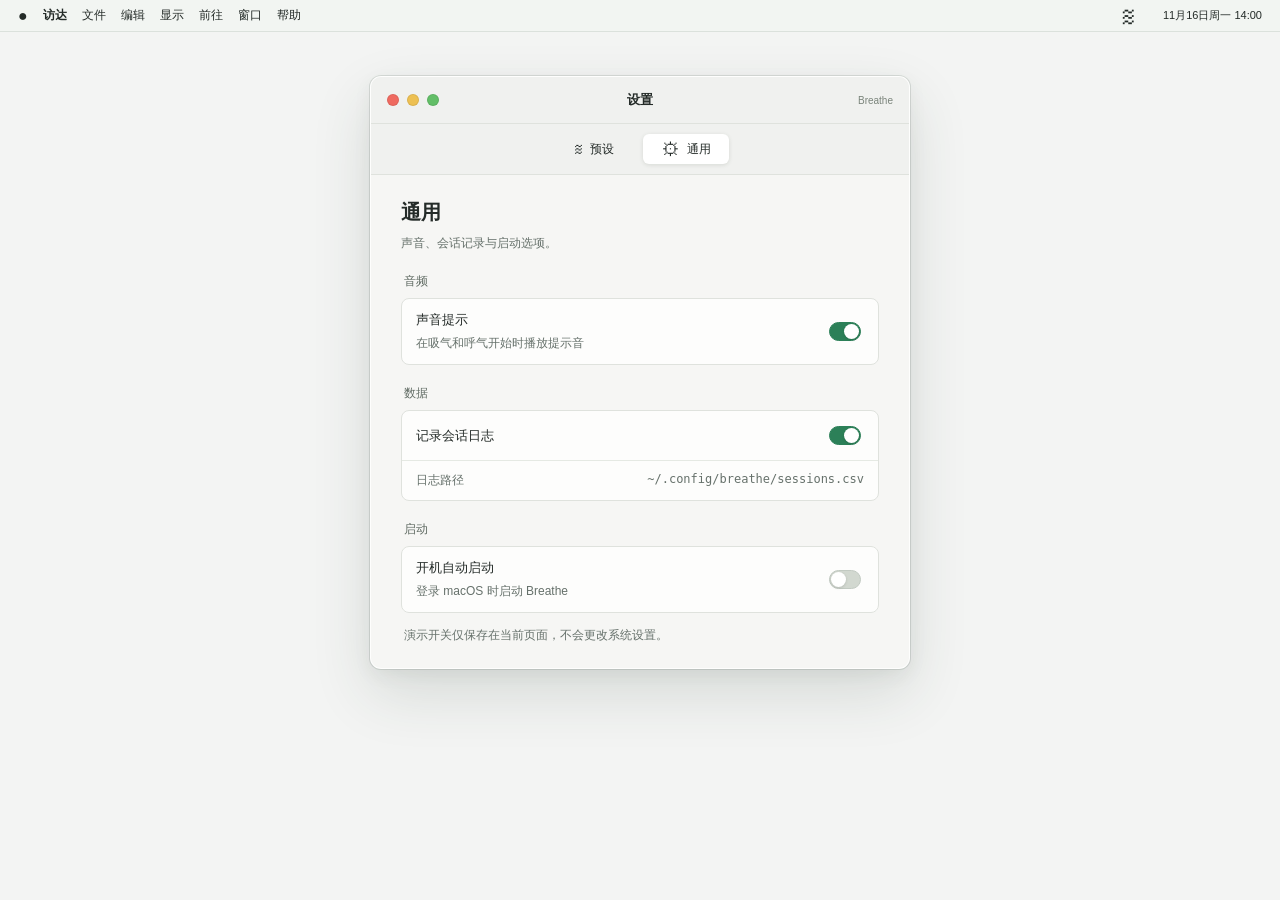
<file: .ryugi/artifacts/artboard/breathe-design-preview/pages/style-review/general-proposed.html>
<!DOCTYPE html>
<html lang="zh-CN">
<head>
  <meta charset="UTF-8">
  <meta name="viewport" content="width=device-width, initial-scale=1">
  <title>Breathe · general · proposed</title>
  <!-- 设计依据：AppDelegate、SettingsView、HistoryView、BreathingCircle。
       保留菜单栏应用结构；轻灰窗口、系统字体、绿色重点色。历史数据为演示数据。
       外层导航属于原型工具；不增加应用功能，不访问系统配置或用户日志。 -->
  <style>:root{color-scheme:light;--ink:#242b28;--muted:#66716b;--green:#26734f;--line:#dce0dd;--surface:#f5f6f4;--accent:#2c8058;font-family:-apple-system,"SF Pro Text","PingFang SC","Noto Sans SC",sans-serif;color:var(--ink);font-size:13px}
*{box-sizing:border-box}body{margin:0;background:#f7f8f6}button,input,select{font:inherit;color:inherit}button{cursor:pointer}button:disabled{opacity:.45;cursor:default}button:focus-visible,input:focus-visible,select:focus-visible{outline:3px solid #5b9fbc;outline-offset:3px}button{border:0;background:none}button,select,input{ -webkit-tap-highlight-color:transparent}[hidden]{display:none!important}h1,h2,h3,p{margin:0}small{font-size:11px;color:var(--muted)}
.preview-header{min-height:100px;padding:23px 38px;display:flex;align-items:center;justify-content:space-between;gap:24px}.brand{display:flex;align-items:center;gap:13px}.brand-mark{font-size:44px;line-height:1;color:var(--green);transform:rotate(-10deg)}h1{font-size:23px;font-weight:600;letter-spacing:-.7px}.brand p{font-size:11px;color:var(--muted);margin-top:3px;letter-spacing:1px}.scene-nav{display:flex;gap:3px;background:#e9ece7;padding:4px;border:1px solid #e0e4de;border-radius:9px}.scene-nav button{padding:7px 19px;border-radius:6px;color:#5c665f;font-size:12px}.scene-nav button[aria-pressed="true"]{background:#fff;color:#24372b;box-shadow:0 1px 4px #1e3b1920}.version{display:flex;align-items:center;gap:10px;color:var(--muted);font-size:11px}.live-dot{display:inline-block;width:6px;height:6px;border-radius:50%;background:#4b8466}
.desktop{position:relative;margin:0 24px;min-height:680px;height:calc(100dvh - 156px);background:radial-gradient(ellipse at 25% 90%,#e9eee5 0%,#dce5df 45%,#c8d5ce 100%);border:1px solid #b9c7bf;border-radius:12px;overflow:hidden;isolation:isolate}.system-bar{height:32px;display:flex;align-items:center;justify-content:space-between;background:#f2f6f2aa;border-bottom:1px solid #b6c4ba66;padding:0 18px;font-size:12px;position:relative;z-index:20}.system-left,.system-right{display:flex;align-items:center;gap:22px}.system-left strong{font-weight:600}.apple{font-size:16px}.system-right{gap:20px}.system-clock{font-size:11px;font-variant-numeric:tabular-nums}#status-button{height:30px;display:flex;align-items:center;gap:6px;padding:0 9px;border-radius:5px}#status-button[aria-expanded="true"]{background:#a6b8ac55}.wind{font-size:29px;line-height:20px}#remaining{font-weight:600;font-variant-numeric:tabular-nums}
.app-menu{position:absolute;z-index:30;right:138px;top:38px;width:260px;padding:6px;background:#f4f7f3ef;backdrop-filter:blur(30px);border:1px solid #ffffffcc;box-shadow:0 12px 35px #273b2e28,0 0 0 1px #4c685b24;border-radius:9px}.menu-brand{display:flex;align-items:center;gap:8px;padding:10px 8px 12px}.mini-mark{font-size:24px;color:var(--green);line-height:16px}.menu-brand strong{font-size:13px}.menu-brand>span:last-child{margin-left:auto;font-size:10px;color:var(--muted)}.menu-row{width:100%;min-height:30px;display:flex;align-items:center;justify-content:space-between;padding:5px 10px;border-radius:5px;font-size:12px;text-align:left}.menu-row:hover,.preset-menu button:hover{color:#fff;background:var(--accent)}.menu-row:hover kbd,.menu-row:hover .menu-end{color:#fff}.start-row{color:var(--green);font-weight:600}.menu-rule{height:1px;background:#c9d1c9;margin:5px 8px}kbd{font:11px -apple-system,sans-serif;color:#6c776e;letter-spacing:.5px}.menu-end{display:flex;gap:12px;align-items:center;color:var(--muted);font-size:11px}.menu-end>span:last-child{font-size:20px}.preset-menu{padding:4px;border:1px solid #cbd5cc;border-radius:6px;background:#fff;margin:4px}.preset-menu button{display:flex;justify-content:space-between;gap:8px;width:100%;padding:8px 6px;text-align:left;border-radius:4px;font-size:11px}.preset-menu button span{color:inherit;opacity:.7}.preset-menu button.selected{color:var(--green);font-weight:600}
.window{position:absolute;z-index:10;background:var(--surface);border-radius:11px;border:1px solid #ffffffd9;box-shadow:0 24px 60px #283d3024,0 6px 18px #283d3010,0 0 0 1px #4a5c4d28;overflow:hidden}.settings-window{width:540px;left:max(30px,calc(50% - 380px));top:100px}.titlebar{height:47px;border-bottom:1px solid #d6ddd5;display:grid;grid-template-columns:1fr auto 1fr;align-items:center;padding:0 16px;background:#eff1ed}.titlebar>strong{font-size:13px;font-weight:600}.traffic{display:flex;gap:8px}.traffic button,.traffic span{width:12px;height:12px;border-radius:50%;border:1px solid #00000014;padding:0}.traffic button{background:#ef6a60}.traffic button:hover{background:#c64e45}.traffic span:nth-child(2){background:#edc052}.traffic span:nth-child(3){background:#62be67}.title-end{text-align:right;font-size:10px;color:#7a847b}.tabs{display:flex;justify-content:center;gap:6px;padding:10px;border-bottom:1px solid var(--line);background:#f0f2ee}.tabs button{display:flex;align-items:center;justify-content:center;gap:7px;min-width:86px;padding:6px 16px;border-radius:6px;font-size:18px;line-height:18px}.tabs button span{font-size:12px}.tabs button[aria-selected="true"]{background:#fff;box-shadow:0 1px 4px #243a2320;color:var(--green)}.settings-content{padding:24px 30px 22px;max-height:calc(100dvh - 370px);min-height:400px;overflow:auto}h2{font-size:20px;letter-spacing:-.5px;font-weight:600}.section-description{color:var(--muted);font-size:12px;margin:7px 0 19px;line-height:1.7}h3{font-size:11px;font-weight:500;color:#606b63;margin:20px 0 8px 3px}.group{border:1px solid var(--line);border-radius:8px;background:#ffffffc4;overflow:hidden}.setting-row{min-height:48px;padding:12px 14px;display:flex;align-items:center;justify-content:space-between;gap:16px}.setting-row small{display:block;margin-top:5px;line-height:1.5}.setting-row select{max-width:245px;min-width:180px;border:1px solid #cbd2cb;background:#fff;border-radius:5px;padding:5px 9px;font-size:12px;box-shadow:0 1px 2px #263a2110}.preset-summary{margin:0 14px;padding:14px 0;border-top:1px solid #e8ece6;display:flex;align-items:center;gap:0}.preset-summary>div{flex:1;border-right:1px solid #e5e9e3;padding-left:18px}.preset-summary>div:first-child{padding:0}.preset-summary>div:last-child{border:0}.preset-summary strong{font-size:19px;font-weight:500;font-variant-numeric:tabular-nums;color:#345c43}.preset-summary small{display:block;margin-bottom:5px;font-size:10px}.preset-summary .unit{font-size:11px;margin-left:4px;color:var(--muted)}.mapping-row{display:grid;grid-template-columns:23px 1fr 70px;align-items:center;gap:10px;margin:0 14px;padding:11px 0;border-bottom:1px solid #e5e9e3;font-size:12px}.mapping-row:last-child{border:0}.mapping-row small{display:block;font-size:10px;margin-top:3px}.mapping-row>span:last-child{text-align:right;font-variant-numeric:tabular-nums}.period-icon{font-size:21px;color:#708370}.current-badge{display:none;margin-left:6px;padding:1px 4px;border-radius:3px;background:#e3efe2;color:#2f7046;font-size:9px;font-weight:500;vertical-align:1px}.mapping-row.current .current-badge{display:inline-block}.mapping-row.current .period-icon{color:var(--accent)}.footnote{font-size:10px;color:var(--muted);margin:12px 3px 0;line-height:1.7}.number-control{display:flex;align-items:center;gap:8px;color:var(--muted);font-size:11px}.number-control input{width:70px;border:1px solid #cbd2cb;border-radius:5px;padding:4px 7px;background:white;text-align:center;font-variant-numeric:tabular-nums}.custom-group .setting-row+.setting-row{border-top:1px solid #e5e9e3}.validation{font-size:11px;color:var(--green);line-height:1.7;margin:10px 3px 0}.validation.error{color:#a34224}.switch{appearance:none;flex-shrink:0;width:32px;height:19px;border:1px solid #c2cac2;border-radius:20px;background:#d2d8d0;cursor:pointer;position:relative;transition:background .15s}.switch:after{content:"";position:absolute;width:15px;height:15px;left:1px;top:1px;background:#fff;border-radius:50%;box-shadow:0 1px 3px #0002;transition:transform .15s}.switch:checked{background:var(--accent);border-color:var(--accent)}.switch:checked:after{transform:translateX(13px)}.log-path{padding:11px 14px;display:flex;gap:12px;justify-content:space-between;border-top:1px solid #e5e9e3;font-size:10px;color:var(--muted)}code{font-size:10px}
.history-window{width:min(860px,calc(100% - 64px));top:110px;left:50%;transform:translateX(-50%)}.history-heading{display:flex;align-items:center;justify-content:space-between;gap:16px;padding:28px 26px 24px}.history-heading p{color:var(--muted);font-size:12px;margin-top:7px}.demo-badge{font-size:10px;color:#66745f;background:#e7ece2;border:1px solid #d7dfd0;border-radius:4px;padding:4px 7px}.history-toolbar{display:flex;justify-content:space-between;align-items:center;padding:10px 24px;border-top:1px solid var(--line);border-bottom:1px solid var(--line);font-size:11px;color:var(--muted)}.history-toolbar>div{display:flex;gap:8px}.native-button{background:white;border:1px solid #cfd5ce;border-radius:5px;padding:4px 11px;box-shadow:0 1px 2px #20341a0d;font-size:11px}.native-button:hover{background:#eef2eb}.native-button:active{background:#dce5d9}.table-scroll{overflow:auto;max-height:340px;min-height:220px}.history-columns,.history-record summary{display:grid;grid-template-columns:280px 156px 156px minmax(100px,1fr) 18px;align-items:center;min-width:810px;padding:0 24px;font-variant-numeric:tabular-nums}.history-columns{position:sticky;top:0;z-index:1;min-height:38px;background:#ecefe8;color:#677164;font-size:12px;border-bottom:1px solid #d7ddd1}.history-record{min-width:810px;border-bottom:1px solid #e5e9e3}.history-record:nth-child(even){background:#eaf0e522}.history-record summary{padding-top:16px;padding-bottom:16px;cursor:pointer;list-style:none;font-size:13px}.history-record summary::-webkit-details-marker{display:none}.history-record summary:focus-visible{outline:3px solid #5b9fbc;outline-offset:-3px}.history-record summary:hover{background:#e1ecdc}.history-record[open] summary{background:#edf2e9}.history-record summary small{display:block;margin-top:4px;font-size:11px}.history-record summary>span:nth-child(2){color:#4f6650}.history-arrow{font-size:20px;color:#66716b;text-align:center}.history-record[open] .history-arrow{transform:rotate(90deg)}.history-details{display:flex;gap:40px;margin:0;padding:15px 24px 18px;background:#ffffff80;font-size:13px;font-variant-numeric:tabular-nums}.history-details dt{font-size:11px;color:var(--muted);margin-bottom:6px}.history-details dd{margin:0}.status-badge{color:#2f7046;background:#e3efe2;padding:3px 5px;border-radius:4px;font-size:10px}.status-badge.early{background:#f4eada;color:#8d5c25}.history-footer{padding:13px 24px;display:flex;justify-content:space-between;gap:12px;border-top:1px solid var(--line);color:var(--muted);font-size:10px}.empty-history{text-align:center;padding:55px;color:var(--muted)}.empty-history>span{font-size:36px}.empty-history p{margin-top:12px}
.orb-container{position:absolute;left:calc(50% - 120px);top:calc(50% - 100px);width:240px;height:240px;display:grid;place-items:center;z-index:15;cursor:grab;touch-action:none;user-select:none}.orb-container:active{cursor:grabbing}.orb{width:200px;height:200px;border-radius:50%;display:grid;place-items:center;transform:scale(.5);background:radial-gradient(circle at 42% 36%,#67d79c,#58bca37a 70%);box-shadow:inset 0 0 30px #ffffff30;will-change:transform}.orb-glow{position:absolute;inset:12px;background:radial-gradient(circle,#75b99b45,transparent 68%);border-radius:50%;pointer-events:none}#orb-text{position:absolute;pointer-events:none;font-size:36px;font-weight:650;color:#fff;text-shadow:0 1px 4px #0004;font-variant-numeric:tabular-nums}.desktop-hint,.quit-message{position:absolute;inset:0;display:flex;flex-direction:column;align-items:center;justify-content:center;gap:18px;color:#60746a;pointer-events:none}.desktop-hint>span,.quit-message>span{font-size:70px;color:#7c9785;font-weight:200}.desktop-hint p{font-size:13px}.quit-message{pointer-events:auto}.quit-message h2{font-size:17px}.toast{position:absolute;bottom:28px;left:50%;transform:translateX(-50%);max-width:calc(100% - 30px);padding:12px 20px;background:#f9fcf7f2;border:1px solid #ffffffcc;border-radius:9px;box-shadow:0 8px 28px #21352020;color:#3d5444;font-size:12px;z-index:40;line-height:1.7}.preview-footer{display:flex;justify-content:space-between;gap:15px;padding:15px 30px;color:var(--muted);font-size:10px;min-height:48px}.preview-footer>span:first-child{display:flex;align-items:center;gap:8px}
@media(min-width:1400px){.settings-window{left:calc(50% - 350px);top:115px}.app-menu{right:150px}.settings-content{padding:28px 32px;min-height:420px}.mapping-row{padding:13px 0}}
@media(max-width:1000px){.version{display:none}.app-menu{right:20px}.settings-window{left:28px;top:110px;width:500px}.system-left{gap:15px}.settings-content{padding:22px;min-height:390px}}
@media(max-width:720px){.preview-header{padding:18px;flex-wrap:wrap;min-height:110px;gap:16px}.brand-mark{font-size:36px}.scene-nav{margin-left:auto}.scene-nav button{padding:7px 10px}.desktop{margin:0 10px;min-height:720px;height:calc(100dvh - 170px)}.system-left>span:not(.apple){display:none}.system-bar{padding:0 12px}.system-right{gap:8px}.system-clock{font-size:10px}.app-menu{right:8px}.settings-window{left:14px;top:85px;width:calc(100% - 28px)}.settings-content{max-height:470px;min-height:0;padding:20px}.history-window{top:85px;width:calc(100% - 28px)}.history-heading{padding:20px}.history-toolbar{padding:10px 16px}.history-footer{flex-wrap:wrap;padding:12px 16px}.mapping-row{grid-template-columns:20px 1fr 60px;gap:6px}.setting-row select{min-width:145px;max-width:190px}.preview-footer{padding:14px 18px;flex-wrap:wrap}.history-heading h2{font-size:18px}}
@media(prefers-reduced-motion:reduce){*,*:before,*:after{scroll-behavior:auto!important;transition:none!important}.orb{will-change:auto}}

/* Same presentation framing in both candidates, separate from the proposed design. */
html,body{margin:0;height:100%;overflow:hidden}
.preview-header,.preview-footer{display:none}
.desktop{margin:0;min-height:0;height:100dvh;border:0;border-radius:0;background:#f3f4f3}
.settings-window{left:50%;top:76px;transform:translateX(-50%);width:540px}
.settings-content{padding:24px 30px 22px;max-height:calc(100dvh - 210px);min-height:min(400px,calc(100dvh - 210px))}
.history-window{top:76px;width:min(860px,calc(100% - 64px))}
.system-left{gap:15px}.system-right{gap:12px}.app-menu{right:16px}
@media(max-width:580px){.settings-window{width:calc(100% - 32px)}.settings-content{padding:20px}.history-window{width:calc(100% - 32px)}}

/* Review proposal: typography, neutral surfaces, consistent outline icons and flexible history columns. */
:root{--surface:#f6f6f4;--line:#dfe2dd}
.titlebar{background:#f0f1ef;border-color:var(--line)}
.tabs{background:#f0f1ef}
h3{font-size:12px}
.preset-summary small,.mapping-row small,.footnote,.setting-row small,
.preset-summary .unit,.number-control,.validation,.log-path,.log-path code,
.history-record summary small,.history-details dt,.history-toolbar,.history-footer{font-size:12px}
.current-badge{font-size:11px;padding:2px 5px}
.mapping-row.current .mapping-title{font-weight:600}
.mapping-row.current .mapping-title small{font-weight:400}
.period-icon{display:flex;align-items:center;justify-content:center;color:var(--muted)}
.period-icon svg{width:20px;height:20px;stroke-width:1.5;display:block}
.preset-summary>div:first-child strong{color:var(--ink)}
.history-columns{background:#f0f1ef;border-color:var(--line);color:var(--muted)}
.history-record:nth-child(even){background:#00000001}
.history-record summary>span:nth-child(2){color:var(--ink)}
.history-record summary:hover{background:#eef0ed}
.history-record[open] summary{background:#edf0ec}
.status-badge{font-size:12px;padding:3px 7px;white-space:nowrap}
.history-columns,.history-record summary{min-width:0;grid-template-columns:minmax(145px,1.55fr) minmax(65px,.8fr) minmax(75px,.85fr) minmax(90px,1fr) 18px;gap:8px}
.history-record{min-width:0}
.history-details{flex-wrap:wrap;gap:20px 32px}
@media(max-width:580px){.history-columns,.history-record summary{padding-left:14px;padding-right:14px;grid-template-columns:minmax(110px,1.2fr) minmax(48px,.7fr) minmax(65px,.8fr) minmax(80px,1fr) 12px;gap:5px}.history-details{padding-left:14px;padding-right:14px}}

/* Text colour proposal; semantic backgrounds and breathing colours stay unchanged. */
:root{--green:#242b28}
.preset-summary strong,.current-badge,.status-badge{color:var(--ink)}
.status-badge.early{color:#8d5c25}
</style>
</head>
<body>
  <header class="preview-header">
    <div class="brand"><span class="brand-mark" aria-hidden="true">≋</span><div><h1>Breathe</h1><p>macOS · 交互原型</p></div></div>
    <nav class="scene-nav" aria-label="原型场景">
      <button data-scene="desktop">呼吸桌面</button>
      <button data-scene="settings" aria-pressed="true">设置</button>
      <button data-scene="history">历史记录</button>
    </nav>
    <span class="version">基于现有功能 <span class="live-dot"></span></span>
  </header>
  <main class="desktop" id="desktop" data-screen-label="macOS 桌面">
    <div class="system-bar">
      <div class="system-left"><span class="apple" aria-hidden="true">●</span><strong>访达</strong><span>文件</span><span>编辑</span><span>显示</span><span>前往</span><span>窗口</span><span>帮助</span></div>
      <div class="system-right"><button id="status-button" aria-label="Breathe 菜单栏" aria-expanded="true"><span class="wind">≋</span><span id="remaining"></span></button><span class="system-clock" id="clock"></span></div>
    </div>

    <section class="app-menu" id="app-menu" aria-label="Breathe 菜单" data-screen-label="菜单栏菜单">
      <div class="menu-brand"><span class="mini-mark">≋</span><strong>Breathe</strong><span id="menu-state">准备就绪</span></div>
      <button class="menu-row start-row" id="start-button"><span id="start-label">开始呼吸</span><kbd>⌘ B</kbd></button>
      <button class="menu-row" id="pause-button" hidden><span id="pause-label">暂停</span><kbd>Space</kbd></button>
      <div class="menu-rule"></div>
      <button class="menu-row" id="preset-button" aria-expanded="false"><span>预设</span><span class="menu-end"><span id="preset-name">自动</span><span>›</span></span></button>
      <div class="preset-menu" id="preset-menu" hidden>
        <button data-preset="auto">自动（按时段）</button>
        <button data-preset="morning">晨间 <span>5–5 · 10 分钟</span></button>
        <button data-preset="midday">午间 <span>4–6 · 20 分钟</span></button>
        <button data-preset="evening">晚间 <span>4–6 · 15 分钟</span></button>
        <button data-preset="night">深夜 <span>3–7 · 20 分钟</span></button>
        <button data-preset="custom">自定义…</button>
      </div>
      <button class="menu-row" id="mute-button"><span id="mute-label">静音</span><kbd>S</kbd></button>
      <div class="menu-rule"></div>
      <button class="menu-row" data-open="history"><span>历史记录</span><kbd>⌘ H</kbd></button>
      <button class="menu-row" data-open="settings"><span>设置…</span><kbd>⌘ ,</kbd></button>
      <div class="menu-rule"></div>
      <button class="menu-row" id="quit-button"><span>退出 Breathe</span><kbd>⌘ Q</kbd></button>
    </section>

    <section class="window settings-window" id="settings-window" aria-label="Breathe 设置" data-screen-label="设置">
      <div class="titlebar"><div class="traffic"><button data-close="settings" aria-label="关闭设置"></button><span></span><span></span></div><strong>设置</strong><span class="title-end">Breathe</span></div>
      <div class="tabs" role="tablist" aria-label="设置分类"><button id="preset-tab" role="tab" aria-selected="true">≋ <span>预设</span></button><button id="general-tab" role="tab" aria-selected="false">⚙ <span>通用</span></button></div>
      <div class="settings-content" id="preset-panel" role="tabpanel" aria-labelledby="preset-tab">
        <h2>呼吸节奏</h2><p class="section-description">选择适合当前时段的呼吸预设。</p>
        <div class="group"><div class="setting-row"><label for="preset-select">默认预设</label><select id="preset-select"><option value="auto">自动（按时段）</option><option value="morning">晨间</option><option value="midday">午间</option><option value="evening">晚间</option><option value="night">深夜</option><option value="custom">自定义…</option></select></div><div class="preset-summary" id="preset-summary"></div></div>
        <div id="custom-settings" hidden>
          <h3>自定义比例</h3><div class="group custom-group"><div class="setting-row"><label for="inhale">吸气</label><div class="number-control"><input id="inhale" type="number" min="3" max="10" step="1" value="5"><span>秒</span></div></div><div class="setting-row"><label for="exhale">呼气</label><div class="number-control"><input id="exhale" type="number" min="3" max="10" step="1" value="5"><span>秒</span></div></div><div class="setting-row"><label for="duration">练习时长</label><div class="number-control"><input id="duration" type="number" min="1" max="60" step="1" value="10"><span>分钟</span></div></div></div><p class="validation" id="validation" role="status"></p>
        </div>
        <div id="time-mapping"><h3>时段映射</h3><div class="group mapping">
          <div class="mapping-row" data-period="morning"><span class="period-icon" aria-hidden="true"><svg viewBox="0 0 24 24" fill="none" stroke="currentColor" stroke-linecap="round" stroke-linejoin="round"><path d="M3 19h18M5 15a7 7 0 0 1 14 0M12 2v3M4 6l2 2M20 6l-2 2M1 13h3M20 13h3"/></svg></span><span class="mapping-title">早晨 <b class="current-badge">当前</b><small>06:00 – 12:00</small></span><span>5–5 <small>10 分钟</small></span></div>
          <div class="mapping-row" data-period="midday"><span class="period-icon" aria-hidden="true"><svg viewBox="0 0 24 24" fill="none" stroke="currentColor" stroke-linecap="round" stroke-linejoin="round"><circle cx="12" cy="12" r="4"/><path d="M12 2v2M12 20v2M2 12h2M20 12h2M5 5l1.5 1.5M17.5 17.5L19 19M5 19l1.5-1.5M17.5 6.5L19 5"/></svg></span><span class="mapping-title">下午 <b class="current-badge">当前</b><small>12:00 – 17:00</small></span><span>4–6 <small>20 分钟</small></span></div>
          <div class="mapping-row" data-period="evening"><span class="period-icon" aria-hidden="true"><svg viewBox="0 0 24 24" fill="none" stroke="currentColor" stroke-linecap="round" stroke-linejoin="round"><path d="M3 19h18M5 15a7 7 0 0 1 14 0M12 3v4M9.5 4.5L12 7l2.5-2.5M3 8l2 2M21 8l-2 2M1 14h3M20 14h3"/></svg></span><span class="mapping-title">傍晚 <b class="current-badge">当前</b><small>17:00 – 22:00</small></span><span>4–6 <small>15 分钟</small></span></div>
          <div class="mapping-row" data-period="night"><span class="period-icon" aria-hidden="true"><svg viewBox="0 0 24 24" fill="none" stroke="currentColor" stroke-linecap="round" stroke-linejoin="round"><path d="M20.5 14.5A9 9 0 0 1 9.5 3.5a9 9 0 1 0 11 11Z"/></svg></span><span class="mapping-title">夜间 <b class="current-badge">当前</b><small>22:00 – 06:00</small></span><span>3–7 <small>20 分钟</small></span></div>
        </div><p class="footnote">全部预设均为每分钟 6 次呼吸。</p></div>
      </div>
      <div class="settings-content" id="general-panel" role="tabpanel" aria-labelledby="general-tab" hidden>
        <h2>通用</h2><p class="section-description">声音、会话记录与启动选项。</p>
        <h3>音频</h3><div class="group"><label class="setting-row" for="sound"><span>声音提示<small>在吸气和呼气开始时播放提示音</small></span><input class="switch" id="sound" type="checkbox" role="switch" checked></label></div>
        <h3>数据</h3><div class="group"><label class="setting-row" for="logging"><span>记录会话日志</span><input class="switch" id="logging" type="checkbox" role="switch" checked></label><div class="log-path" id="log-path"><span>日志路径</span><code>~/.config/breathe/sessions.csv</code></div></div>
        <h3>启动</h3><div class="group"><label class="setting-row" for="launch"><span>开机自动启动<small>登录 macOS 时启动 Breathe</small></span><input class="switch" id="launch" type="checkbox" role="switch"></label></div>
        <p class="footnote">演示开关仅保存在当前页面，不会更改系统设置。</p>
      </div>
    </section>

    <section class="window history-window" id="history-window" aria-label="会话历史" data-screen-label="历史记录" hidden>
      <div class="titlebar"><div class="traffic"><button data-close="history" aria-label="关闭历史记录"></button><span></span><span></span></div><strong>历史记录</strong><span class="title-end">Breathe</span></div>
      <div class="history-heading"><div><h2>会话记录</h2><p>每一次呼吸练习，都留在这里。</p></div><span class="demo-badge">演示数据</span></div>
      <div class="history-toolbar"><span id="record-count"></span><div><button class="native-button" id="refresh-button">刷新</button><button class="native-button" id="import-button">导入旧版日志</button></div></div>
      <div class="table-scroll"><div class="history-columns" aria-hidden="true"><span>日期与时间</span><span>预设</span><span>实际时长</span><span>状态</span><span></span></div><div id="history-body"></div></div>
      <div class="empty-history" id="empty-history" hidden><span>◷</span><p>暂无会话记录</p></div>
      <div class="history-footer"><span>CSV · 与 breathe-cli 兼容</span><span>仅展示浏览器内的演示记录</span></div>
    </section>

    <div class="orb-container" id="orb-container" aria-label="可拖动的呼吸球" hidden><div class="orb-glow"></div><div class="orb" id="orb"></div><span id="orb-text"></span></div>
    <div class="desktop-hint" id="desktop-hint" hidden><span>≋</span><p>点击右上角的 Breathe，开始呼吸。</p></div>
    <div class="quit-message" id="quit-message" hidden><span>≋</span><h2>Breathe 已退出</h2><button class="native-button" id="restart-button">重新打开演示</button></div>
    <div class="toast" id="toast" role="status" hidden></div>
  </main>
  <footer class="preview-footer"><span><span class="live-dot"></span>可交互 · 点击菜单栏开始，呼吸球可拖动</span><span>浏览器演示，不读取本地数据</span></footer>
  <script>"use strict";
const $ = (id) => document.getElementById(id);
const presets = {
  morning: { inhale: 5, exhale: 5, minutes: 10 },
  midday: { inhale: 4, exhale: 6, minutes: 20 },
  evening: { inhale: 4, exhale: 6, minutes: 15 },
  night: { inhale: 3, exhale: 7, minutes: 20 }
};
// 内部值沿用英文 preset id；界面显示用 presetLabel 转中文。
const presetLabels = {
  auto: "自动",
  morning: "晨间",
  midday: "午间",
  evening: "晚间",
  night: "深夜",
  custom: "自定义",
  balanced: "晨间",
  extended: "午间",
  calm: "晚间",
  unknown: "未知"
};
const presetLabel = (name) => presetLabels[name] || name;
const state = { preset: "auto", custom: { inhale: 5, exhale: 5, minutes: 10 }, sound: true, logging: true, launch: false, scene: "settings", active: false, paused: false, phase: "idle", phaseElapsed: 0, countdown: 3, breaths: 0, remaining: 0, config: null, started: null, quit: false };
// Fixture records only. No filesystem access, import, or real session data.
// preset 列保留 CSV 的英文 id，renderHistory 显示中文。
const records = [
  ["2026-10-29", "07:30:12", "morning", "5-5", "10:00", "10:00", 60, 100, true],
  ["2026-10-28", "22:15:08", "night", "3-7", "20:00", "20:00", 120, 100, true],
  ["2026-10-28", "18:42:36", "evening", "4-6", "15:00", "08:24", 50, 56, false],
  ["2026-10-28", "13:05:20", "midday", "4-6", "20:00", "20:00", 120, 100, true],
  ["2026-10-28", "07:12:45", "morning", "5-5", "10:00", "10:00", 60, 100, true],
  ["2026-10-27", "21:08:03", "evening", "4-6", "15:00", "15:00", 90, 100, true],
  ["2026-10-27", "06:50:16", "morning", "5-5", "10:00", "10:00", 60, 100, true]
];
const formatTime = (seconds) => `${Math.floor(seconds / 60)}:${String(seconds % 60).padStart(2, "0")}`;
const localHour = () => 14;
function autoPreset() {
  const hour = localHour();
  return hour >= 6 && hour < 12 ? "morning" : hour >= 12 && hour < 17 ? "midday" : hour >= 17 && hour < 22 ? "evening" : "night";
}
function selectedConfig() {
  const name = state.preset === "auto" ? autoPreset() : state.preset;
  const config = { ...(name === "custom" ? state.custom : presets[name]), name };
  config.cycle = config.inhale + config.exhale;
  config.total = Math.ceil(config.minutes * 60 / config.cycle) * config.cycle;
  return config;
}
function validationError() {
  const { inhale, exhale, minutes } = state.custom;
  if (![inhale, exhale, minutes].every(Number.isInteger)) return "请输入完整的整数时长。";
  if (inhale + exhale < 8) return `总呼吸周期须 ≥ 8 秒，当前 ${inhale + exhale} 秒`;
  if (inhale < 3 || inhale > 10) return "吸气时长须在 3–10 秒";
  if (exhale < 3 || exhale > 10) return "呼气时长须在 3–10 秒";
  if (minutes < 1 || minutes > 60) return "练习时长须在 1–60 分钟";
  return "";
}
let toastTimer;
function toast(message) {
  $("toast").textContent = message;
  $("toast").hidden = false;
  clearTimeout(toastTimer);
  toastTimer = setTimeout(() => { $("toast").hidden = true; }, 3800);
}
function setMenu(open) {
  $("app-menu").hidden = !open || state.quit;
  $("status-button").setAttribute("aria-expanded", String(open && !state.quit));
  if (!open) {
    $("preset-menu").hidden = true;
    $("preset-button").setAttribute("aria-expanded", "false");
  }
}
function showScene(scene) {
  if (state.quit) return;
  state.scene = scene;
  $("settings-window").hidden = scene !== "settings";
  $("history-window").hidden = scene !== "history";
  $("desktop-hint").hidden = scene !== "desktop" || state.active;
  document.querySelectorAll("[data-scene]").forEach((button) => button.setAttribute("aria-pressed", String(button.dataset.scene === scene)));
  if (scene === "history") renderHistory();
}
function renderSettings() {
  const config = selectedConfig();
  const custom = state.preset === "custom";
  const error = custom ? validationError() : "";
  $("preset-select").value = state.preset;
  const displayPreset = custom ? "自定义" : presetLabel(config.name);
  $("preset-name").textContent = state.preset === "auto" ? "自动" : displayPreset;
  $("custom-settings").hidden = !custom;
  $("time-mapping").hidden = state.preset !== "auto";
  const currentAuto = autoPreset();
  document.querySelectorAll(".mapping-row").forEach((row) => {
    row.classList.toggle("current", row.dataset.period === currentAuto);
  });
  $("preset-summary").hidden = !!error;
  $("preset-summary").innerHTML = `<div><small>${state.preset === "auto" ? "当前预设" : "所选预设"}</small><strong style="font-size:15px">${displayPreset}</strong></div><div><small>吸气 / 呼气</small><strong>${config.inhale} / ${config.exhale}</strong><span class="unit">秒</span></div><div><small>练习时长</small><strong>${config.minutes}</strong><span class="unit">分钟</span></div>`;
  $("validation").classList.toggle("error", !!error);
  $("validation").textContent = error || `周期 ${config.cycle} 秒，实际时长 ${Math.floor(config.total / 60)} 分 ${config.total % 60} 秒`;
  $("start-button").disabled = !state.active && !!error;
  $("sound").checked = state.sound;
  $("logging").checked = state.logging;
  $("launch").checked = state.launch;
  $("log-path").hidden = !state.logging;
  $("mute-label").textContent = state.sound ? "静音" : "取消静音";
  document.querySelectorAll("[data-preset]").forEach((button) => button.classList.toggle("selected", button.dataset.preset === state.preset));
}
function selectPreset(value) {
  state.preset = value;
  $("preset-menu").hidden = true;
  $("preset-button").setAttribute("aria-expanded", "false");
  renderSettings();
  if (value === "custom") { showScene("settings"); selectTab("preset"); }
}
function selectTab(tab) {
  for (const name of ["preset", "general"]) {
    $(`${name}-tab`).setAttribute("aria-selected", String(name === tab));
    $(`${name}-panel`).hidden = name !== tab;
  }
}
const expandedRecords = new Set();
function renderHistory() {
  $("record-count").textContent = `${records.length} 条记录`;
  $("empty-history").hidden = records.length > 0;
  document.querySelector(".table-scroll").hidden = records.length === 0;
  $("history-body").replaceChildren(...records.map((record) => {
    const row = document.createElement("details");
    row.className = "history-record";
    row.open = expandedRecords.has(record);
    row.addEventListener("toggle", () => {
      if (row.open) expandedRecords.add(record);
      else expandedRecords.delete(record);
    });
    const summary = document.createElement("summary");
    const date = document.createElement("span");
    date.textContent = record[0];
    const time = document.createElement("small");
    time.textContent = record[1];
    date.appendChild(time);
    summary.appendChild(date);
    for (const value of [presetLabel(record[2]), record[5]]) {
      const cell = document.createElement("span");
      cell.textContent = value;
      summary.appendChild(cell);
    }
    const status = document.createElement("span");
    const badge = document.createElement("span");
    badge.className = `status-badge${record[8] ? "" : " early"}`;
    badge.textContent = record[8] ? "已完成" : "提前结束";
    status.appendChild(badge);
    summary.appendChild(status);
    const arrow = document.createElement("span");
    arrow.className = "history-arrow";
    arrow.setAttribute("aria-hidden", "true");
    arrow.textContent = "›";
    summary.appendChild(arrow);
    row.appendChild(summary);
    const details = document.createElement("dl");
    details.className = "history-details";
    for (const [title, value] of [["吸气 / 呼气", `${record[3]} 秒`], ["目标时长", record[4]], ["呼吸次数", `${record[6]} 次`], ["完成比例", `${record[7]}%`]]) {
      const field = document.createElement("div");
      const label = document.createElement("dt");
      label.textContent = title;
      const content = document.createElement("dd");
      content.textContent = value;
      field.append(label, content);
      details.appendChild(field);
    }
    row.appendChild(details);
    return row;
  }));
}
let audioContext;
function enableAudio() {
  if (!state.sound) return;
  try {
    audioContext ??= new (window.AudioContext || window.webkitAudioContext)();
    audioContext.resume().catch(() => {});
  } catch { /* Audio can be unavailable in embedded browsers. */ }
}
function cue() {
  if (!state.sound) return;
  try {
    audioContext ??= new (window.AudioContext || window.webkitAudioContext)();
    if (audioContext.state !== "running") return;
    const oscillator = audioContext.createOscillator();
    const gain = audioContext.createGain();
    oscillator.frequency.value = state.phase === "inhale" ? 660 : 440;
    gain.gain.setValueAtTime(0, audioContext.currentTime);
    gain.gain.linearRampToValueAtTime(.035, audioContext.currentTime + .03);
    gain.gain.exponentialRampToValueAtTime(.001, audioContext.currentTime + .32);
    oscillator.connect(gain); gain.connect(audioContext.destination);
    oscillator.start(); oscillator.stop(audioContext.currentTime + .35);
  } catch { /* Sound is optional in the browser demo. */ }
}
function startSession() {
  if (state.quit || (state.preset === "custom" && validationError())) return;
  state.config = selectedConfig();
  state.active = true; state.paused = false; state.phase = "countdown";
  state.phaseElapsed = 0; state.countdown = 3; state.breaths = 0;
  state.remaining = state.config.total; state.started = new Date();
  // Audio is initialized in a user gesture, never on page load.
  enableAudio();
  showScene("desktop"); setMenu(false); renderSession();
}
function finishSession(completed) {
  if (!state.active) return;
  const config = state.config;
  const elapsed = completed ? config.total : Math.floor((Date.now() - state.started.getTime()) / 1000);
  if (state.logging) {
    const parts = new Intl.DateTimeFormat("sv-SE", { timeZone: "Asia/Shanghai", year: "numeric", month: "2-digit", day: "2-digit", hour: "2-digit", minute: "2-digit", second: "2-digit", hourCycle: "h23" }).format(state.started).split(" ");
    records.push([parts[0], parts[1], config.name, `${config.inhale}-${config.exhale}`, formatTime(config.total), formatTime(elapsed), state.breaths, completed ? 100 : Math.min(100, Math.floor(elapsed * 100 / config.total)), completed]);
  }
  state.active = false; state.paused = false; state.phase = "idle";
  renderSession(); showScene(state.scene); renderHistory();
  toast(completed ? "呼吸练习已完成。" : "呼吸练习已结束。");
}
function togglePause() {
  if (!state.active || state.phase === "countdown") return;
  state.paused = !state.paused;
  if (!state.paused) {
    // Native engine resumes from inhale, discarding the partial cycle.
    state.phase = "inhale"; state.phaseElapsed = 0;
    state.remaining = state.config.total - state.breaths * state.config.cycle;
    cue();
  }
  renderSession();
}
function renderSession() {
  $("orb-container").hidden = !state.active;
  $("remaining").textContent = state.active ? formatTime(state.remaining) : "";
  $("status-button").style.color = state.active ? "#26734f" : "";
  $("start-label").textContent = state.active ? "停止呼吸" : "开始呼吸";
  $("pause-button").hidden = !state.active;
  $("pause-button").disabled = state.phase === "countdown";
  $("pause-label").textContent = state.paused ? "继续" : "暂停";
  $("menu-state").textContent = !state.active ? "准备就绪" : state.paused ? "已暂停" : state.phase === "countdown" ? "准备开始" : state.phase === "inhale" ? "吸气" : "呼气";
  if (!state.active) { renderSettings(); return; }
  const phase = state.paused ? "paused" : state.phase;
  const seconds = phase === "countdown" ? state.countdown - Math.floor(state.phaseElapsed) : phase === "paused" ? 0 : Math.ceil(state.config[phase] - state.phaseElapsed);
  $("orb-text").textContent = phase === "paused" ? "Ⅱ" : Math.max(0, seconds);
  const progress = phase === "inhale" || phase === "exhale" ? Math.min(1, state.phaseElapsed / state.config[phase]) : 0;
  const scale = phase === "inhale" ? .3 + .7 * progress : phase === "exhale" ? 1 - .7 * progress : .5;
  $("orb").style.transform = `scale(${scale})`;
  const colors = phase === "inhale" ? ["#4bc984", "#6cc5ad88"] : phase === "exhale" ? ["#ea8c6f", "#e8ab7988"] : phase === "paused" ? ["#dda44f", "#e9cb7888"] : ["#71a8d9", "#8fc0dc88"];
  $("orb").style.background = `radial-gradient(circle at 42% 36%,${colors[0]},${colors[1]} 75%)`;
  $("orb-container").setAttribute("aria-label", `可拖动的呼吸球：${$("menu-state").textContent}，${phase === "paused" ? "" : seconds + " 秒"}`);
}
let previousTick = performance.now();
setInterval(() => {
  const now = performance.now(); const delta = (now - previousTick) / 1000; previousTick = now;
  if (!state.active || state.paused) return;
  state.phaseElapsed += delta;
  while (state.active) {
    const duration = state.phase === "countdown" ? 3 : state.config[state.phase];
    if (state.phaseElapsed < duration) break;
    state.phaseElapsed -= duration;
    if (state.phase === "exhale") {
      state.breaths++;
      if (state.breaths * state.config.cycle >= state.config.total) { finishSession(true); return; }
    }
    state.phase = state.phase === "inhale" ? "exhale" : "inhale";
    // Avoid a burst of tones after returning from a background tab.
    if (delta < 1) cue();
  }
  const elapsed = state.phase === "countdown" ? 0 : state.breaths * state.config.cycle + (state.phase === "exhale" ? state.config.inhale : 0) + Math.floor(state.phaseElapsed);
  state.remaining = Math.max(0, state.config.total - elapsed);
  renderSession();
}, 50);
$("status-button").addEventListener("click", () => setMenu($("app-menu").hidden));
$("status-button").addEventListener("contextmenu", (event) => { event.preventDefault(); setMenu(true); });
$("start-button").addEventListener("click", () => state.active ? finishSession(false) : startSession());
$("pause-button").addEventListener("click", togglePause);
$("preset-button").addEventListener("click", () => { $("preset-menu").hidden = !$("preset-menu").hidden; $("preset-button").setAttribute("aria-expanded", String(!$("preset-menu").hidden)); });
document.querySelectorAll("[data-preset]").forEach((button) => button.addEventListener("click", () => selectPreset(button.dataset.preset)));
document.querySelectorAll("[data-scene]").forEach((button) => button.addEventListener("click", () => { showScene(button.dataset.scene); setMenu(button.dataset.scene === "desktop"); }));
document.querySelectorAll("[data-open]").forEach((button) => button.addEventListener("click", () => { showScene(button.dataset.open); setMenu(false); }));
document.querySelectorAll("[data-close]").forEach((button) => button.addEventListener("click", () => showScene("desktop")));
$("preset-tab").addEventListener("click", () => selectTab("preset"));
$("general-tab").addEventListener("click", () => selectTab("general"));
$("preset-select").addEventListener("change", (event) => selectPreset(event.target.value));
for (const [id, property] of [["inhale", "inhale"], ["exhale", "exhale"], ["duration", "minutes"]]) {
  $(id).addEventListener("input", (event) => { state.custom[property] = event.target.value === "" ? NaN : Number(event.target.value); renderSettings(); });
}
$("mute-button").addEventListener("click", () => { state.sound = !state.sound; enableAudio(); renderSettings(); });
for (const [id, property] of [["sound", "sound"], ["logging", "logging"], ["launch", "launch"]]) {
  $(id).addEventListener("change", (event) => { state[property] = event.target.checked; if (property === "sound") enableAudio(); renderSettings(); });
}
$("refresh-button").addEventListener("click", () => { renderHistory(); toast("演示记录已刷新。"); });
$("import-button").addEventListener("click", () => { records.push(["2026-10-26", "08:10:00", "morning", "5-5", "10:00", "10:00", 60, 100, true]); renderHistory(); toast("已加入 1 条旧版日志示例；未读取本地文件。"); });
$("quit-button").addEventListener("click", () => {
  // Quitting the native app does not call the stop action or write a record.
  state.active = false; state.quit = true; state.phase = "idle"; setMenu(false);
  $("status-button").hidden = true; $("settings-window").hidden = true; $("history-window").hidden = true;
  $("orb-container").hidden = true; $("desktop-hint").hidden = true; $("quit-message").hidden = false;
});
$("restart-button").addEventListener("click", () => { state.quit = false; $("status-button").hidden = false; $("quit-message").hidden = true; renderSession(); showScene("desktop"); setMenu(true); });
$("desktop").addEventListener("pointerdown", (event) => { if (event.target === $("desktop") || event.target.closest(".window")) setMenu(false); });
document.addEventListener("keydown", (event) => {
  if (state.quit || event.target.closest("input,select,textarea")) return;
  if (event.key === "Escape") { setMenu(false); return; }
  if (event.code === "Space" && !event.target.closest("button,summary")) { event.preventDefault(); togglePause(); }
  if (event.key.toLowerCase() === "s" && !event.metaKey && !event.ctrlKey) { state.sound = !state.sound; enableAudio(); renderSettings(); }
  if (event.metaKey || event.ctrlKey) {
    if (event.key.toLowerCase() === "b") { event.preventDefault(); state.active ? finishSession(false) : startSession(); }
    if (event.key === ",") { event.preventDefault(); showScene("settings"); setMenu(false); }
    if (event.key.toLowerCase() === "h") { event.preventDefault(); showScene("history"); setMenu(false); }
  }
});
let drag = null;
$("orb-container").addEventListener("pointerdown", (event) => {
  const rect = $("orb-container").getBoundingClientRect();
  drag = { x: event.clientX - rect.left, y: event.clientY - rect.top };
  $("orb-container").setPointerCapture(event.pointerId);
});
$("orb-container").addEventListener("pointermove", (event) => {
  if (!drag) return;
  const rect = $("desktop").getBoundingClientRect();
  $("orb-container").style.left = `${Math.max(0, Math.min(rect.width - 242, event.clientX - rect.left - drag.x))}px`;
  $("orb-container").style.top = `${Math.max(32, Math.min(rect.height - 242, event.clientY - rect.top - drag.y))}px`;
});
$("orb-container").addEventListener("pointerup", () => { drag = null; });
$("orb-container").addEventListener("pointercancel", () => { drag = null; });
window.addEventListener("resize", () => {
  if (!state.active) return;
  const orb = $("orb-container");
  orb.style.left = `${Math.max(0, Math.min($("desktop").clientWidth - 240, orb.offsetLeft))}px`;
  orb.style.top = `${Math.max(32, Math.min($("desktop").clientHeight - 240, orb.offsetTop))}px`;
});
function renderClock() { $("clock").textContent = "11月16日周一 14:00"; }
renderClock(); setInterval(renderClock, 10000);
renderSettings(); renderHistory(); showScene("settings"); renderSession();
setInterval(renderSettings, 60000);
if (window.matchMedia("(max-width: 720px)").matches) setMenu(false);

setMenu(false);
showScene("settings");
selectTab("general");
</script>
</body>
</html>
</file>
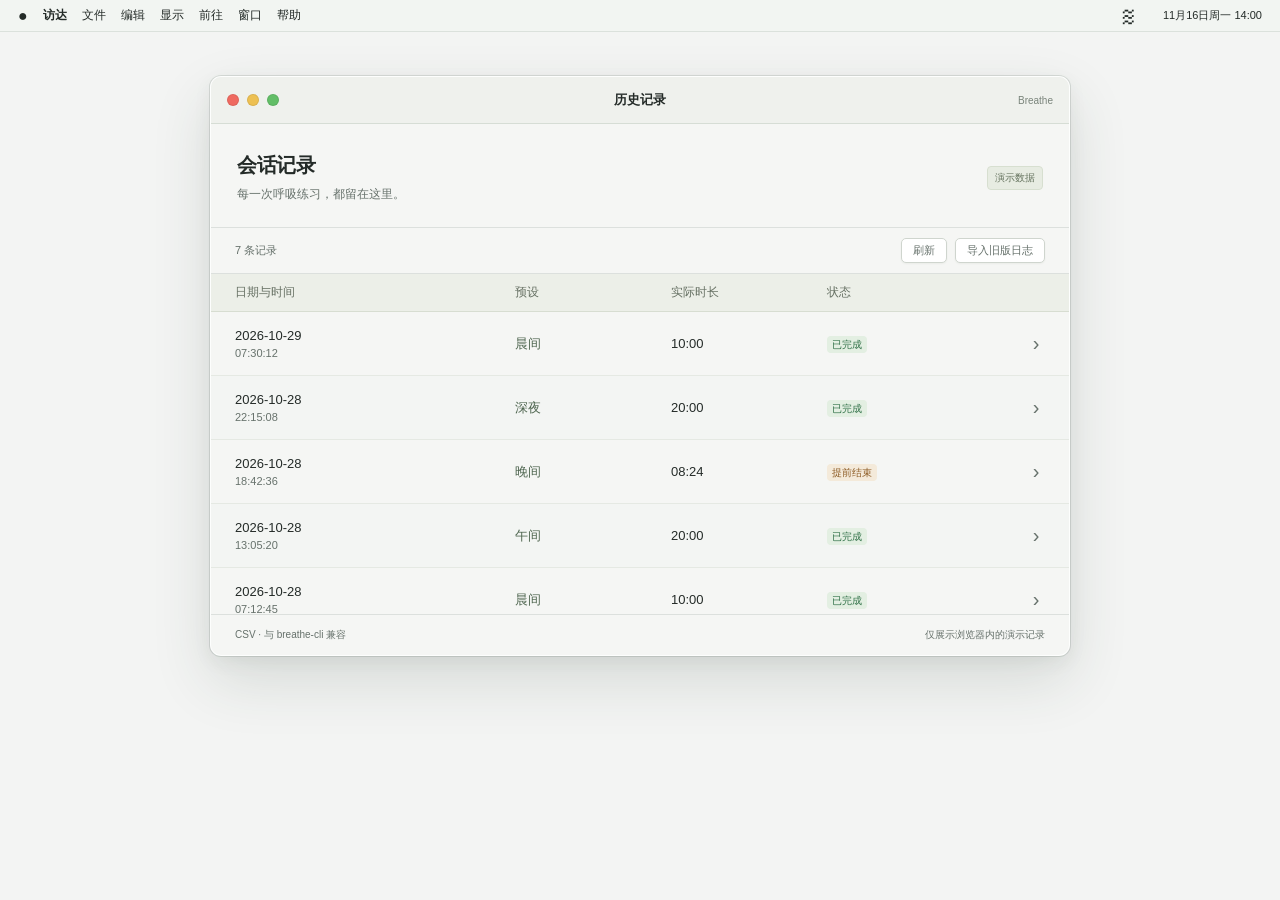
<file: .ryugi/artifacts/artboard/breathe-design-preview/pages/style-review/history-current.html>
<!DOCTYPE html>
<html lang="zh-CN">
<head>
  <meta charset="UTF-8">
  <meta name="viewport" content="width=device-width, initial-scale=1">
  <title>Breathe · history · current</title>
  <!-- 设计依据：AppDelegate、SettingsView、HistoryView、BreathingCircle。
       保留菜单栏应用结构；轻灰窗口、系统字体、绿色重点色。历史数据为演示数据。
       外层导航属于原型工具；不增加应用功能，不访问系统配置或用户日志。 -->
  <style>:root{color-scheme:light;--ink:#242b28;--muted:#66716b;--green:#26734f;--line:#dce0dd;--surface:#f5f6f4;--accent:#2c8058;font-family:-apple-system,"SF Pro Text","PingFang SC","Noto Sans SC",sans-serif;color:var(--ink);font-size:13px}
*{box-sizing:border-box}body{margin:0;background:#f7f8f6}button,input,select{font:inherit;color:inherit}button{cursor:pointer}button:disabled{opacity:.45;cursor:default}button:focus-visible,input:focus-visible,select:focus-visible{outline:3px solid #5b9fbc;outline-offset:3px}button{border:0;background:none}button,select,input{ -webkit-tap-highlight-color:transparent}[hidden]{display:none!important}h1,h2,h3,p{margin:0}small{font-size:11px;color:var(--muted)}
.preview-header{min-height:100px;padding:23px 38px;display:flex;align-items:center;justify-content:space-between;gap:24px}.brand{display:flex;align-items:center;gap:13px}.brand-mark{font-size:44px;line-height:1;color:var(--green);transform:rotate(-10deg)}h1{font-size:23px;font-weight:600;letter-spacing:-.7px}.brand p{font-size:11px;color:var(--muted);margin-top:3px;letter-spacing:1px}.scene-nav{display:flex;gap:3px;background:#e9ece7;padding:4px;border:1px solid #e0e4de;border-radius:9px}.scene-nav button{padding:7px 19px;border-radius:6px;color:#5c665f;font-size:12px}.scene-nav button[aria-pressed="true"]{background:#fff;color:#24372b;box-shadow:0 1px 4px #1e3b1920}.version{display:flex;align-items:center;gap:10px;color:var(--muted);font-size:11px}.live-dot{display:inline-block;width:6px;height:6px;border-radius:50%;background:#4b8466}
.desktop{position:relative;margin:0 24px;min-height:680px;height:calc(100dvh - 156px);background:radial-gradient(ellipse at 25% 90%,#e9eee5 0%,#dce5df 45%,#c8d5ce 100%);border:1px solid #b9c7bf;border-radius:12px;overflow:hidden;isolation:isolate}.system-bar{height:32px;display:flex;align-items:center;justify-content:space-between;background:#f2f6f2aa;border-bottom:1px solid #b6c4ba66;padding:0 18px;font-size:12px;position:relative;z-index:20}.system-left,.system-right{display:flex;align-items:center;gap:22px}.system-left strong{font-weight:600}.apple{font-size:16px}.system-right{gap:20px}.system-clock{font-size:11px;font-variant-numeric:tabular-nums}#status-button{height:30px;display:flex;align-items:center;gap:6px;padding:0 9px;border-radius:5px}#status-button[aria-expanded="true"]{background:#a6b8ac55}.wind{font-size:29px;line-height:20px}#remaining{font-weight:600;font-variant-numeric:tabular-nums}
.app-menu{position:absolute;z-index:30;right:138px;top:38px;width:260px;padding:6px;background:#f4f7f3ef;backdrop-filter:blur(30px);border:1px solid #ffffffcc;box-shadow:0 12px 35px #273b2e28,0 0 0 1px #4c685b24;border-radius:9px}.menu-brand{display:flex;align-items:center;gap:8px;padding:10px 8px 12px}.mini-mark{font-size:24px;color:var(--green);line-height:16px}.menu-brand strong{font-size:13px}.menu-brand>span:last-child{margin-left:auto;font-size:10px;color:var(--muted)}.menu-row{width:100%;min-height:30px;display:flex;align-items:center;justify-content:space-between;padding:5px 10px;border-radius:5px;font-size:12px;text-align:left}.menu-row:hover,.preset-menu button:hover{color:#fff;background:var(--accent)}.menu-row:hover kbd,.menu-row:hover .menu-end{color:#fff}.start-row{color:var(--green);font-weight:600}.menu-rule{height:1px;background:#c9d1c9;margin:5px 8px}kbd{font:11px -apple-system,sans-serif;color:#6c776e;letter-spacing:.5px}.menu-end{display:flex;gap:12px;align-items:center;color:var(--muted);font-size:11px}.menu-end>span:last-child{font-size:20px}.preset-menu{padding:4px;border:1px solid #cbd5cc;border-radius:6px;background:#fff;margin:4px}.preset-menu button{display:flex;justify-content:space-between;gap:8px;width:100%;padding:8px 6px;text-align:left;border-radius:4px;font-size:11px}.preset-menu button span{color:inherit;opacity:.7}.preset-menu button.selected{color:var(--green);font-weight:600}
.window{position:absolute;z-index:10;background:var(--surface);border-radius:11px;border:1px solid #ffffffd9;box-shadow:0 24px 60px #283d3024,0 6px 18px #283d3010,0 0 0 1px #4a5c4d28;overflow:hidden}.settings-window{width:540px;left:max(30px,calc(50% - 380px));top:100px}.titlebar{height:47px;border-bottom:1px solid #d6ddd5;display:grid;grid-template-columns:1fr auto 1fr;align-items:center;padding:0 16px;background:#eff1ed}.titlebar>strong{font-size:13px;font-weight:600}.traffic{display:flex;gap:8px}.traffic button,.traffic span{width:12px;height:12px;border-radius:50%;border:1px solid #00000014;padding:0}.traffic button{background:#ef6a60}.traffic button:hover{background:#c64e45}.traffic span:nth-child(2){background:#edc052}.traffic span:nth-child(3){background:#62be67}.title-end{text-align:right;font-size:10px;color:#7a847b}.tabs{display:flex;justify-content:center;gap:6px;padding:10px;border-bottom:1px solid var(--line);background:#f0f2ee}.tabs button{display:flex;align-items:center;justify-content:center;gap:7px;min-width:86px;padding:6px 16px;border-radius:6px;font-size:18px;line-height:18px}.tabs button span{font-size:12px}.tabs button[aria-selected="true"]{background:#fff;box-shadow:0 1px 4px #243a2320;color:var(--green)}.settings-content{padding:24px 30px 22px;max-height:calc(100dvh - 370px);min-height:400px;overflow:auto}h2{font-size:20px;letter-spacing:-.5px;font-weight:600}.section-description{color:var(--muted);font-size:12px;margin:7px 0 19px;line-height:1.7}h3{font-size:11px;font-weight:500;color:#606b63;margin:20px 0 8px 3px}.group{border:1px solid var(--line);border-radius:8px;background:#ffffffc4;overflow:hidden}.setting-row{min-height:48px;padding:12px 14px;display:flex;align-items:center;justify-content:space-between;gap:16px}.setting-row small{display:block;margin-top:5px;line-height:1.5}.setting-row select{max-width:245px;min-width:180px;border:1px solid #cbd2cb;background:#fff;border-radius:5px;padding:5px 9px;font-size:12px;box-shadow:0 1px 2px #263a2110}.preset-summary{margin:0 14px;padding:14px 0;border-top:1px solid #e8ece6;display:flex;align-items:center;gap:0}.preset-summary>div{flex:1;border-right:1px solid #e5e9e3;padding-left:18px}.preset-summary>div:first-child{padding:0}.preset-summary>div:last-child{border:0}.preset-summary strong{font-size:19px;font-weight:500;font-variant-numeric:tabular-nums;color:#345c43}.preset-summary small{display:block;margin-bottom:5px;font-size:10px}.preset-summary .unit{font-size:11px;margin-left:4px;color:var(--muted)}.mapping-row{display:grid;grid-template-columns:23px 1fr 70px;align-items:center;gap:10px;margin:0 14px;padding:11px 0;border-bottom:1px solid #e5e9e3;font-size:12px}.mapping-row:last-child{border:0}.mapping-row small{display:block;font-size:10px;margin-top:3px}.mapping-row>span:last-child{text-align:right;font-variant-numeric:tabular-nums}.period-icon{font-size:21px;color:#708370}.current-badge{display:none;margin-left:6px;padding:1px 4px;border-radius:3px;background:#e3efe2;color:#2f7046;font-size:9px;font-weight:500;vertical-align:1px}.mapping-row.current .current-badge{display:inline-block}.mapping-row.current .period-icon{color:var(--accent)}.footnote{font-size:10px;color:var(--muted);margin:12px 3px 0;line-height:1.7}.number-control{display:flex;align-items:center;gap:8px;color:var(--muted);font-size:11px}.number-control input{width:70px;border:1px solid #cbd2cb;border-radius:5px;padding:4px 7px;background:white;text-align:center;font-variant-numeric:tabular-nums}.custom-group .setting-row+.setting-row{border-top:1px solid #e5e9e3}.validation{font-size:11px;color:var(--green);line-height:1.7;margin:10px 3px 0}.validation.error{color:#a34224}.switch{appearance:none;flex-shrink:0;width:32px;height:19px;border:1px solid #c2cac2;border-radius:20px;background:#d2d8d0;cursor:pointer;position:relative;transition:background .15s}.switch:after{content:"";position:absolute;width:15px;height:15px;left:1px;top:1px;background:#fff;border-radius:50%;box-shadow:0 1px 3px #0002;transition:transform .15s}.switch:checked{background:var(--accent);border-color:var(--accent)}.switch:checked:after{transform:translateX(13px)}.log-path{padding:11px 14px;display:flex;gap:12px;justify-content:space-between;border-top:1px solid #e5e9e3;font-size:10px;color:var(--muted)}code{font-size:10px}
.history-window{width:min(860px,calc(100% - 64px));top:110px;left:50%;transform:translateX(-50%)}.history-heading{display:flex;align-items:center;justify-content:space-between;gap:16px;padding:28px 26px 24px}.history-heading p{color:var(--muted);font-size:12px;margin-top:7px}.demo-badge{font-size:10px;color:#66745f;background:#e7ece2;border:1px solid #d7dfd0;border-radius:4px;padding:4px 7px}.history-toolbar{display:flex;justify-content:space-between;align-items:center;padding:10px 24px;border-top:1px solid var(--line);border-bottom:1px solid var(--line);font-size:11px;color:var(--muted)}.history-toolbar>div{display:flex;gap:8px}.native-button{background:white;border:1px solid #cfd5ce;border-radius:5px;padding:4px 11px;box-shadow:0 1px 2px #20341a0d;font-size:11px}.native-button:hover{background:#eef2eb}.native-button:active{background:#dce5d9}.table-scroll{overflow:auto;max-height:340px;min-height:220px}.history-columns,.history-record summary{display:grid;grid-template-columns:280px 156px 156px minmax(100px,1fr) 18px;align-items:center;min-width:810px;padding:0 24px;font-variant-numeric:tabular-nums}.history-columns{position:sticky;top:0;z-index:1;min-height:38px;background:#ecefe8;color:#677164;font-size:12px;border-bottom:1px solid #d7ddd1}.history-record{min-width:810px;border-bottom:1px solid #e5e9e3}.history-record:nth-child(even){background:#eaf0e522}.history-record summary{padding-top:16px;padding-bottom:16px;cursor:pointer;list-style:none;font-size:13px}.history-record summary::-webkit-details-marker{display:none}.history-record summary:focus-visible{outline:3px solid #5b9fbc;outline-offset:-3px}.history-record summary:hover{background:#e1ecdc}.history-record[open] summary{background:#edf2e9}.history-record summary small{display:block;margin-top:4px;font-size:11px}.history-record summary>span:nth-child(2){color:#4f6650}.history-arrow{font-size:20px;color:#66716b;text-align:center}.history-record[open] .history-arrow{transform:rotate(90deg)}.history-details{display:flex;gap:40px;margin:0;padding:15px 24px 18px;background:#ffffff80;font-size:13px;font-variant-numeric:tabular-nums}.history-details dt{font-size:11px;color:var(--muted);margin-bottom:6px}.history-details dd{margin:0}.status-badge{color:#2f7046;background:#e3efe2;padding:3px 5px;border-radius:4px;font-size:10px}.status-badge.early{background:#f4eada;color:#8d5c25}.history-footer{padding:13px 24px;display:flex;justify-content:space-between;gap:12px;border-top:1px solid var(--line);color:var(--muted);font-size:10px}.empty-history{text-align:center;padding:55px;color:var(--muted)}.empty-history>span{font-size:36px}.empty-history p{margin-top:12px}
.orb-container{position:absolute;left:calc(50% - 120px);top:calc(50% - 100px);width:240px;height:240px;display:grid;place-items:center;z-index:15;cursor:grab;touch-action:none;user-select:none}.orb-container:active{cursor:grabbing}.orb{width:200px;height:200px;border-radius:50%;display:grid;place-items:center;transform:scale(.5);background:radial-gradient(circle at 42% 36%,#67d79c,#58bca37a 70%);box-shadow:inset 0 0 30px #ffffff30;will-change:transform}.orb-glow{position:absolute;inset:12px;background:radial-gradient(circle,#75b99b45,transparent 68%);border-radius:50%;pointer-events:none}#orb-text{position:absolute;pointer-events:none;font-size:36px;font-weight:650;color:#fff;text-shadow:0 1px 4px #0004;font-variant-numeric:tabular-nums}.desktop-hint,.quit-message{position:absolute;inset:0;display:flex;flex-direction:column;align-items:center;justify-content:center;gap:18px;color:#60746a;pointer-events:none}.desktop-hint>span,.quit-message>span{font-size:70px;color:#7c9785;font-weight:200}.desktop-hint p{font-size:13px}.quit-message{pointer-events:auto}.quit-message h2{font-size:17px}.toast{position:absolute;bottom:28px;left:50%;transform:translateX(-50%);max-width:calc(100% - 30px);padding:12px 20px;background:#f9fcf7f2;border:1px solid #ffffffcc;border-radius:9px;box-shadow:0 8px 28px #21352020;color:#3d5444;font-size:12px;z-index:40;line-height:1.7}.preview-footer{display:flex;justify-content:space-between;gap:15px;padding:15px 30px;color:var(--muted);font-size:10px;min-height:48px}.preview-footer>span:first-child{display:flex;align-items:center;gap:8px}
@media(min-width:1400px){.settings-window{left:calc(50% - 350px);top:115px}.app-menu{right:150px}.settings-content{padding:28px 32px;min-height:420px}.mapping-row{padding:13px 0}}
@media(max-width:1000px){.version{display:none}.app-menu{right:20px}.settings-window{left:28px;top:110px;width:500px}.system-left{gap:15px}.settings-content{padding:22px;min-height:390px}}
@media(max-width:720px){.preview-header{padding:18px;flex-wrap:wrap;min-height:110px;gap:16px}.brand-mark{font-size:36px}.scene-nav{margin-left:auto}.scene-nav button{padding:7px 10px}.desktop{margin:0 10px;min-height:720px;height:calc(100dvh - 170px)}.system-left>span:not(.apple){display:none}.system-bar{padding:0 12px}.system-right{gap:8px}.system-clock{font-size:10px}.app-menu{right:8px}.settings-window{left:14px;top:85px;width:calc(100% - 28px)}.settings-content{max-height:470px;min-height:0;padding:20px}.history-window{top:85px;width:calc(100% - 28px)}.history-heading{padding:20px}.history-toolbar{padding:10px 16px}.history-footer{flex-wrap:wrap;padding:12px 16px}.mapping-row{grid-template-columns:20px 1fr 60px;gap:6px}.setting-row select{min-width:145px;max-width:190px}.preview-footer{padding:14px 18px;flex-wrap:wrap}.history-heading h2{font-size:18px}}
@media(prefers-reduced-motion:reduce){*,*:before,*:after{scroll-behavior:auto!important;transition:none!important}.orb{will-change:auto}}

/* Same presentation framing in both candidates, separate from the proposed design. */
html,body{margin:0;height:100%;overflow:hidden}
.preview-header,.preview-footer{display:none}
.desktop{margin:0;min-height:0;height:100dvh;border:0;border-radius:0;background:#f3f4f3}
.settings-window{left:50%;top:76px;transform:translateX(-50%);width:540px}
.settings-content{padding:24px 30px 22px;max-height:calc(100dvh - 210px);min-height:min(400px,calc(100dvh - 210px))}
.history-window{top:76px;width:min(860px,calc(100% - 64px))}
.system-left{gap:15px}.system-right{gap:12px}.app-menu{right:16px}
@media(max-width:580px){.settings-window{width:calc(100% - 32px)}.settings-content{padding:20px}.history-window{width:calc(100% - 32px)}}
</style>
</head>
<body>
  <header class="preview-header">
    <div class="brand"><span class="brand-mark" aria-hidden="true">≋</span><div><h1>Breathe</h1><p>macOS · 交互原型</p></div></div>
    <nav class="scene-nav" aria-label="原型场景">
      <button data-scene="desktop">呼吸桌面</button>
      <button data-scene="settings" aria-pressed="true">设置</button>
      <button data-scene="history">历史记录</button>
    </nav>
    <span class="version">基于现有功能 <span class="live-dot"></span></span>
  </header>
  <main class="desktop" id="desktop" data-screen-label="macOS 桌面">
    <div class="system-bar">
      <div class="system-left"><span class="apple" aria-hidden="true">●</span><strong>访达</strong><span>文件</span><span>编辑</span><span>显示</span><span>前往</span><span>窗口</span><span>帮助</span></div>
      <div class="system-right"><button id="status-button" aria-label="Breathe 菜单栏" aria-expanded="true"><span class="wind">≋</span><span id="remaining"></span></button><span class="system-clock" id="clock"></span></div>
    </div>

    <section class="app-menu" id="app-menu" aria-label="Breathe 菜单" data-screen-label="菜单栏菜单">
      <div class="menu-brand"><span class="mini-mark">≋</span><strong>Breathe</strong><span id="menu-state">准备就绪</span></div>
      <button class="menu-row start-row" id="start-button"><span id="start-label">开始呼吸</span><kbd>⌘ B</kbd></button>
      <button class="menu-row" id="pause-button" hidden><span id="pause-label">暂停</span><kbd>Space</kbd></button>
      <div class="menu-rule"></div>
      <button class="menu-row" id="preset-button" aria-expanded="false"><span>预设</span><span class="menu-end"><span id="preset-name">自动</span><span>›</span></span></button>
      <div class="preset-menu" id="preset-menu" hidden>
        <button data-preset="auto">自动（按时段）</button>
        <button data-preset="morning">晨间 <span>5–5 · 10 分钟</span></button>
        <button data-preset="midday">午间 <span>4–6 · 20 分钟</span></button>
        <button data-preset="evening">晚间 <span>4–6 · 15 分钟</span></button>
        <button data-preset="night">深夜 <span>3–7 · 20 分钟</span></button>
        <button data-preset="custom">自定义…</button>
      </div>
      <button class="menu-row" id="mute-button"><span id="mute-label">静音</span><kbd>S</kbd></button>
      <div class="menu-rule"></div>
      <button class="menu-row" data-open="history"><span>历史记录</span><kbd>⌘ H</kbd></button>
      <button class="menu-row" data-open="settings"><span>设置…</span><kbd>⌘ ,</kbd></button>
      <div class="menu-rule"></div>
      <button class="menu-row" id="quit-button"><span>退出 Breathe</span><kbd>⌘ Q</kbd></button>
    </section>

    <section class="window settings-window" id="settings-window" aria-label="Breathe 设置" data-screen-label="设置">
      <div class="titlebar"><div class="traffic"><button data-close="settings" aria-label="关闭设置"></button><span></span><span></span></div><strong>设置</strong><span class="title-end">Breathe</span></div>
      <div class="tabs" role="tablist" aria-label="设置分类"><button id="preset-tab" role="tab" aria-selected="true">≋ <span>预设</span></button><button id="general-tab" role="tab" aria-selected="false">⚙ <span>通用</span></button></div>
      <div class="settings-content" id="preset-panel" role="tabpanel" aria-labelledby="preset-tab">
        <h2>呼吸节奏</h2><p class="section-description">选择适合当前时段的呼吸预设。</p>
        <div class="group"><div class="setting-row"><label for="preset-select">默认预设</label><select id="preset-select"><option value="auto">自动（按时段）</option><option value="morning">晨间</option><option value="midday">午间</option><option value="evening">晚间</option><option value="night">深夜</option><option value="custom">自定义…</option></select></div><div class="preset-summary" id="preset-summary"></div></div>
        <div id="custom-settings" hidden>
          <h3>自定义比例</h3><div class="group custom-group"><div class="setting-row"><label for="inhale">吸气</label><div class="number-control"><input id="inhale" type="number" min="3" max="10" step="1" value="5"><span>秒</span></div></div><div class="setting-row"><label for="exhale">呼气</label><div class="number-control"><input id="exhale" type="number" min="3" max="10" step="1" value="5"><span>秒</span></div></div><div class="setting-row"><label for="duration">练习时长</label><div class="number-control"><input id="duration" type="number" min="1" max="60" step="1" value="10"><span>分钟</span></div></div></div><p class="validation" id="validation" role="status"></p>
        </div>
        <div id="time-mapping"><h3>时段映射</h3><div class="group mapping">
          <div class="mapping-row" data-period="morning"><span class="period-icon">☼</span><span class="mapping-title">早晨 <b class="current-badge">当前</b><small>06:00 – 12:00</small></span><span>5–5 <small>10 分钟</small></span></div>
          <div class="mapping-row" data-period="midday"><span class="period-icon">☀</span><span class="mapping-title">下午 <b class="current-badge">当前</b><small>12:00 – 17:00</small></span><span>4–6 <small>20 分钟</small></span></div>
          <div class="mapping-row" data-period="evening"><span class="period-icon">◒</span><span class="mapping-title">傍晚 <b class="current-badge">当前</b><small>17:00 – 22:00</small></span><span>4–6 <small>15 分钟</small></span></div>
          <div class="mapping-row" data-period="night"><span class="period-icon">☾</span><span class="mapping-title">夜间 <b class="current-badge">当前</b><small>22:00 – 06:00</small></span><span>3–7 <small>20 分钟</small></span></div>
        </div><p class="footnote">全部预设均为每分钟 6 次呼吸。</p></div>
      </div>
      <div class="settings-content" id="general-panel" role="tabpanel" aria-labelledby="general-tab" hidden>
        <h2>通用</h2><p class="section-description">声音、会话记录与启动选项。</p>
        <h3>音频</h3><div class="group"><label class="setting-row" for="sound"><span>声音提示<small>在吸气和呼气开始时播放提示音</small></span><input class="switch" id="sound" type="checkbox" role="switch" checked></label></div>
        <h3>数据</h3><div class="group"><label class="setting-row" for="logging"><span>记录会话日志</span><input class="switch" id="logging" type="checkbox" role="switch" checked></label><div class="log-path" id="log-path"><span>日志路径</span><code>~/.config/breathe/sessions.csv</code></div></div>
        <h3>启动</h3><div class="group"><label class="setting-row" for="launch"><span>开机自动启动<small>登录 macOS 时启动 Breathe</small></span><input class="switch" id="launch" type="checkbox" role="switch"></label></div>
        <p class="footnote">演示开关仅保存在当前页面，不会更改系统设置。</p>
      </div>
    </section>

    <section class="window history-window" id="history-window" aria-label="会话历史" data-screen-label="历史记录" hidden>
      <div class="titlebar"><div class="traffic"><button data-close="history" aria-label="关闭历史记录"></button><span></span><span></span></div><strong>历史记录</strong><span class="title-end">Breathe</span></div>
      <div class="history-heading"><div><h2>会话记录</h2><p>每一次呼吸练习，都留在这里。</p></div><span class="demo-badge">演示数据</span></div>
      <div class="history-toolbar"><span id="record-count"></span><div><button class="native-button" id="refresh-button">刷新</button><button class="native-button" id="import-button">导入旧版日志</button></div></div>
      <div class="table-scroll"><div class="history-columns" aria-hidden="true"><span>日期与时间</span><span>预设</span><span>实际时长</span><span>状态</span><span></span></div><div id="history-body"></div></div>
      <div class="empty-history" id="empty-history" hidden><span>◷</span><p>暂无会话记录</p></div>
      <div class="history-footer"><span>CSV · 与 breathe-cli 兼容</span><span>仅展示浏览器内的演示记录</span></div>
    </section>

    <div class="orb-container" id="orb-container" aria-label="可拖动的呼吸球" hidden><div class="orb-glow"></div><div class="orb" id="orb"></div><span id="orb-text"></span></div>
    <div class="desktop-hint" id="desktop-hint" hidden><span>≋</span><p>点击右上角的 Breathe，开始呼吸。</p></div>
    <div class="quit-message" id="quit-message" hidden><span>≋</span><h2>Breathe 已退出</h2><button class="native-button" id="restart-button">重新打开演示</button></div>
    <div class="toast" id="toast" role="status" hidden></div>
  </main>
  <footer class="preview-footer"><span><span class="live-dot"></span>可交互 · 点击菜单栏开始，呼吸球可拖动</span><span>浏览器演示，不读取本地数据</span></footer>
  <script>"use strict";
const $ = (id) => document.getElementById(id);
const presets = {
  morning: { inhale: 5, exhale: 5, minutes: 10 },
  midday: { inhale: 4, exhale: 6, minutes: 20 },
  evening: { inhale: 4, exhale: 6, minutes: 15 },
  night: { inhale: 3, exhale: 7, minutes: 20 }
};
// 内部值沿用英文 preset id；界面显示用 presetLabel 转中文。
const presetLabels = {
  auto: "自动",
  morning: "晨间",
  midday: "午间",
  evening: "晚间",
  night: "深夜",
  custom: "自定义",
  balanced: "晨间",
  extended: "午间",
  calm: "晚间",
  unknown: "未知"
};
const presetLabel = (name) => presetLabels[name] || name;
const state = { preset: "auto", custom: { inhale: 5, exhale: 5, minutes: 10 }, sound: true, logging: true, launch: false, scene: "settings", active: false, paused: false, phase: "idle", phaseElapsed: 0, countdown: 3, breaths: 0, remaining: 0, config: null, started: null, quit: false };
// Fixture records only. No filesystem access, import, or real session data.
// preset 列保留 CSV 的英文 id，renderHistory 显示中文。
const records = [
  ["2026-10-29", "07:30:12", "morning", "5-5", "10:00", "10:00", 60, 100, true],
  ["2026-10-28", "22:15:08", "night", "3-7", "20:00", "20:00", 120, 100, true],
  ["2026-10-28", "18:42:36", "evening", "4-6", "15:00", "08:24", 50, 56, false],
  ["2026-10-28", "13:05:20", "midday", "4-6", "20:00", "20:00", 120, 100, true],
  ["2026-10-28", "07:12:45", "morning", "5-5", "10:00", "10:00", 60, 100, true],
  ["2026-10-27", "21:08:03", "evening", "4-6", "15:00", "15:00", 90, 100, true],
  ["2026-10-27", "06:50:16", "morning", "5-5", "10:00", "10:00", 60, 100, true]
];
const formatTime = (seconds) => `${Math.floor(seconds / 60)}:${String(seconds % 60).padStart(2, "0")}`;
const localHour = () => 14;
function autoPreset() {
  const hour = localHour();
  return hour >= 6 && hour < 12 ? "morning" : hour >= 12 && hour < 17 ? "midday" : hour >= 17 && hour < 22 ? "evening" : "night";
}
function selectedConfig() {
  const name = state.preset === "auto" ? autoPreset() : state.preset;
  const config = { ...(name === "custom" ? state.custom : presets[name]), name };
  config.cycle = config.inhale + config.exhale;
  config.total = Math.ceil(config.minutes * 60 / config.cycle) * config.cycle;
  return config;
}
function validationError() {
  const { inhale, exhale, minutes } = state.custom;
  if (![inhale, exhale, minutes].every(Number.isInteger)) return "请输入完整的整数时长。";
  if (inhale + exhale < 8) return `总呼吸周期须 ≥ 8 秒，当前 ${inhale + exhale} 秒`;
  if (inhale < 3 || inhale > 10) return "吸气时长须在 3–10 秒";
  if (exhale < 3 || exhale > 10) return "呼气时长须在 3–10 秒";
  if (minutes < 1 || minutes > 60) return "练习时长须在 1–60 分钟";
  return "";
}
let toastTimer;
function toast(message) {
  $("toast").textContent = message;
  $("toast").hidden = false;
  clearTimeout(toastTimer);
  toastTimer = setTimeout(() => { $("toast").hidden = true; }, 3800);
}
function setMenu(open) {
  $("app-menu").hidden = !open || state.quit;
  $("status-button").setAttribute("aria-expanded", String(open && !state.quit));
  if (!open) {
    $("preset-menu").hidden = true;
    $("preset-button").setAttribute("aria-expanded", "false");
  }
}
function showScene(scene) {
  if (state.quit) return;
  state.scene = scene;
  $("settings-window").hidden = scene !== "settings";
  $("history-window").hidden = scene !== "history";
  $("desktop-hint").hidden = scene !== "desktop" || state.active;
  document.querySelectorAll("[data-scene]").forEach((button) => button.setAttribute("aria-pressed", String(button.dataset.scene === scene)));
  if (scene === "history") renderHistory();
}
function renderSettings() {
  const config = selectedConfig();
  const custom = state.preset === "custom";
  const error = custom ? validationError() : "";
  $("preset-select").value = state.preset;
  const displayPreset = custom ? "自定义" : presetLabel(config.name);
  $("preset-name").textContent = state.preset === "auto" ? "自动" : displayPreset;
  $("custom-settings").hidden = !custom;
  $("time-mapping").hidden = state.preset !== "auto";
  const currentAuto = autoPreset();
  document.querySelectorAll(".mapping-row").forEach((row) => {
    row.classList.toggle("current", row.dataset.period === currentAuto);
  });
  $("preset-summary").hidden = !!error;
  $("preset-summary").innerHTML = `<div><small>${state.preset === "auto" ? "当前预设" : "所选预设"}</small><strong style="font-size:15px">${displayPreset}</strong></div><div><small>吸气 / 呼气</small><strong>${config.inhale} / ${config.exhale}</strong><span class="unit">秒</span></div><div><small>练习时长</small><strong>${config.minutes}</strong><span class="unit">分钟</span></div>`;
  $("validation").classList.toggle("error", !!error);
  $("validation").textContent = error || `周期 ${config.cycle} 秒，实际时长 ${Math.floor(config.total / 60)} 分 ${config.total % 60} 秒`;
  $("start-button").disabled = !state.active && !!error;
  $("sound").checked = state.sound;
  $("logging").checked = state.logging;
  $("launch").checked = state.launch;
  $("log-path").hidden = !state.logging;
  $("mute-label").textContent = state.sound ? "静音" : "取消静音";
  document.querySelectorAll("[data-preset]").forEach((button) => button.classList.toggle("selected", button.dataset.preset === state.preset));
}
function selectPreset(value) {
  state.preset = value;
  $("preset-menu").hidden = true;
  $("preset-button").setAttribute("aria-expanded", "false");
  renderSettings();
  if (value === "custom") { showScene("settings"); selectTab("preset"); }
}
function selectTab(tab) {
  for (const name of ["preset", "general"]) {
    $(`${name}-tab`).setAttribute("aria-selected", String(name === tab));
    $(`${name}-panel`).hidden = name !== tab;
  }
}
const expandedRecords = new Set();
function renderHistory() {
  $("record-count").textContent = `${records.length} 条记录`;
  $("empty-history").hidden = records.length > 0;
  document.querySelector(".table-scroll").hidden = records.length === 0;
  $("history-body").replaceChildren(...records.map((record) => {
    const row = document.createElement("details");
    row.className = "history-record";
    row.open = expandedRecords.has(record);
    row.addEventListener("toggle", () => {
      if (row.open) expandedRecords.add(record);
      else expandedRecords.delete(record);
    });
    const summary = document.createElement("summary");
    const date = document.createElement("span");
    date.textContent = record[0];
    const time = document.createElement("small");
    time.textContent = record[1];
    date.appendChild(time);
    summary.appendChild(date);
    for (const value of [presetLabel(record[2]), record[5]]) {
      const cell = document.createElement("span");
      cell.textContent = value;
      summary.appendChild(cell);
    }
    const status = document.createElement("span");
    const badge = document.createElement("span");
    badge.className = `status-badge${record[8] ? "" : " early"}`;
    badge.textContent = record[8] ? "已完成" : "提前结束";
    status.appendChild(badge);
    summary.appendChild(status);
    const arrow = document.createElement("span");
    arrow.className = "history-arrow";
    arrow.setAttribute("aria-hidden", "true");
    arrow.textContent = "›";
    summary.appendChild(arrow);
    row.appendChild(summary);
    const details = document.createElement("dl");
    details.className = "history-details";
    for (const [title, value] of [["吸气 / 呼气", `${record[3]} 秒`], ["目标时长", record[4]], ["呼吸次数", `${record[6]} 次`], ["完成比例", `${record[7]}%`]]) {
      const field = document.createElement("div");
      const label = document.createElement("dt");
      label.textContent = title;
      const content = document.createElement("dd");
      content.textContent = value;
      field.append(label, content);
      details.appendChild(field);
    }
    row.appendChild(details);
    return row;
  }));
}
let audioContext;
function enableAudio() {
  if (!state.sound) return;
  try {
    audioContext ??= new (window.AudioContext || window.webkitAudioContext)();
    audioContext.resume().catch(() => {});
  } catch { /* Audio can be unavailable in embedded browsers. */ }
}
function cue() {
  if (!state.sound) return;
  try {
    audioContext ??= new (window.AudioContext || window.webkitAudioContext)();
    if (audioContext.state !== "running") return;
    const oscillator = audioContext.createOscillator();
    const gain = audioContext.createGain();
    oscillator.frequency.value = state.phase === "inhale" ? 660 : 440;
    gain.gain.setValueAtTime(0, audioContext.currentTime);
    gain.gain.linearRampToValueAtTime(.035, audioContext.currentTime + .03);
    gain.gain.exponentialRampToValueAtTime(.001, audioContext.currentTime + .32);
    oscillator.connect(gain); gain.connect(audioContext.destination);
    oscillator.start(); oscillator.stop(audioContext.currentTime + .35);
  } catch { /* Sound is optional in the browser demo. */ }
}
function startSession() {
  if (state.quit || (state.preset === "custom" && validationError())) return;
  state.config = selectedConfig();
  state.active = true; state.paused = false; state.phase = "countdown";
  state.phaseElapsed = 0; state.countdown = 3; state.breaths = 0;
  state.remaining = state.config.total; state.started = new Date();
  // Audio is initialized in a user gesture, never on page load.
  enableAudio();
  showScene("desktop"); setMenu(false); renderSession();
}
function finishSession(completed) {
  if (!state.active) return;
  const config = state.config;
  const elapsed = completed ? config.total : Math.floor((Date.now() - state.started.getTime()) / 1000);
  if (state.logging) {
    const parts = new Intl.DateTimeFormat("sv-SE", { timeZone: "Asia/Shanghai", year: "numeric", month: "2-digit", day: "2-digit", hour: "2-digit", minute: "2-digit", second: "2-digit", hourCycle: "h23" }).format(state.started).split(" ");
    records.push([parts[0], parts[1], config.name, `${config.inhale}-${config.exhale}`, formatTime(config.total), formatTime(elapsed), state.breaths, completed ? 100 : Math.min(100, Math.floor(elapsed * 100 / config.total)), completed]);
  }
  state.active = false; state.paused = false; state.phase = "idle";
  renderSession(); showScene(state.scene); renderHistory();
  toast(completed ? "呼吸练习已完成。" : "呼吸练习已结束。");
}
function togglePause() {
  if (!state.active || state.phase === "countdown") return;
  state.paused = !state.paused;
  if (!state.paused) {
    // Native engine resumes from inhale, discarding the partial cycle.
    state.phase = "inhale"; state.phaseElapsed = 0;
    state.remaining = state.config.total - state.breaths * state.config.cycle;
    cue();
  }
  renderSession();
}
function renderSession() {
  $("orb-container").hidden = !state.active;
  $("remaining").textContent = state.active ? formatTime(state.remaining) : "";
  $("status-button").style.color = state.active ? "#26734f" : "";
  $("start-label").textContent = state.active ? "停止呼吸" : "开始呼吸";
  $("pause-button").hidden = !state.active;
  $("pause-button").disabled = state.phase === "countdown";
  $("pause-label").textContent = state.paused ? "继续" : "暂停";
  $("menu-state").textContent = !state.active ? "准备就绪" : state.paused ? "已暂停" : state.phase === "countdown" ? "准备开始" : state.phase === "inhale" ? "吸气" : "呼气";
  if (!state.active) { renderSettings(); return; }
  const phase = state.paused ? "paused" : state.phase;
  const seconds = phase === "countdown" ? state.countdown - Math.floor(state.phaseElapsed) : phase === "paused" ? 0 : Math.ceil(state.config[phase] - state.phaseElapsed);
  $("orb-text").textContent = phase === "paused" ? "Ⅱ" : Math.max(0, seconds);
  const progress = phase === "inhale" || phase === "exhale" ? Math.min(1, state.phaseElapsed / state.config[phase]) : 0;
  const scale = phase === "inhale" ? .3 + .7 * progress : phase === "exhale" ? 1 - .7 * progress : .5;
  $("orb").style.transform = `scale(${scale})`;
  const colors = phase === "inhale" ? ["#4bc984", "#6cc5ad88"] : phase === "exhale" ? ["#ea8c6f", "#e8ab7988"] : phase === "paused" ? ["#dda44f", "#e9cb7888"] : ["#71a8d9", "#8fc0dc88"];
  $("orb").style.background = `radial-gradient(circle at 42% 36%,${colors[0]},${colors[1]} 75%)`;
  $("orb-container").setAttribute("aria-label", `可拖动的呼吸球：${$("menu-state").textContent}，${phase === "paused" ? "" : seconds + " 秒"}`);
}
let previousTick = performance.now();
setInterval(() => {
  const now = performance.now(); const delta = (now - previousTick) / 1000; previousTick = now;
  if (!state.active || state.paused) return;
  state.phaseElapsed += delta;
  while (state.active) {
    const duration = state.phase === "countdown" ? 3 : state.config[state.phase];
    if (state.phaseElapsed < duration) break;
    state.phaseElapsed -= duration;
    if (state.phase === "exhale") {
      state.breaths++;
      if (state.breaths * state.config.cycle >= state.config.total) { finishSession(true); return; }
    }
    state.phase = state.phase === "inhale" ? "exhale" : "inhale";
    // Avoid a burst of tones after returning from a background tab.
    if (delta < 1) cue();
  }
  const elapsed = state.phase === "countdown" ? 0 : state.breaths * state.config.cycle + (state.phase === "exhale" ? state.config.inhale : 0) + Math.floor(state.phaseElapsed);
  state.remaining = Math.max(0, state.config.total - elapsed);
  renderSession();
}, 50);
$("status-button").addEventListener("click", () => setMenu($("app-menu").hidden));
$("status-button").addEventListener("contextmenu", (event) => { event.preventDefault(); setMenu(true); });
$("start-button").addEventListener("click", () => state.active ? finishSession(false) : startSession());
$("pause-button").addEventListener("click", togglePause);
$("preset-button").addEventListener("click", () => { $("preset-menu").hidden = !$("preset-menu").hidden; $("preset-button").setAttribute("aria-expanded", String(!$("preset-menu").hidden)); });
document.querySelectorAll("[data-preset]").forEach((button) => button.addEventListener("click", () => selectPreset(button.dataset.preset)));
document.querySelectorAll("[data-scene]").forEach((button) => button.addEventListener("click", () => { showScene(button.dataset.scene); setMenu(button.dataset.scene === "desktop"); }));
document.querySelectorAll("[data-open]").forEach((button) => button.addEventListener("click", () => { showScene(button.dataset.open); setMenu(false); }));
document.querySelectorAll("[data-close]").forEach((button) => button.addEventListener("click", () => showScene("desktop")));
$("preset-tab").addEventListener("click", () => selectTab("preset"));
$("general-tab").addEventListener("click", () => selectTab("general"));
$("preset-select").addEventListener("change", (event) => selectPreset(event.target.value));
for (const [id, property] of [["inhale", "inhale"], ["exhale", "exhale"], ["duration", "minutes"]]) {
  $(id).addEventListener("input", (event) => { state.custom[property] = event.target.value === "" ? NaN : Number(event.target.value); renderSettings(); });
}
$("mute-button").addEventListener("click", () => { state.sound = !state.sound; enableAudio(); renderSettings(); });
for (const [id, property] of [["sound", "sound"], ["logging", "logging"], ["launch", "launch"]]) {
  $(id).addEventListener("change", (event) => { state[property] = event.target.checked; if (property === "sound") enableAudio(); renderSettings(); });
}
$("refresh-button").addEventListener("click", () => { renderHistory(); toast("演示记录已刷新。"); });
$("import-button").addEventListener("click", () => { records.push(["2026-10-26", "08:10:00", "morning", "5-5", "10:00", "10:00", 60, 100, true]); renderHistory(); toast("已加入 1 条旧版日志示例；未读取本地文件。"); });
$("quit-button").addEventListener("click", () => {
  // Quitting the native app does not call the stop action or write a record.
  state.active = false; state.quit = true; state.phase = "idle"; setMenu(false);
  $("status-button").hidden = true; $("settings-window").hidden = true; $("history-window").hidden = true;
  $("orb-container").hidden = true; $("desktop-hint").hidden = true; $("quit-message").hidden = false;
});
$("restart-button").addEventListener("click", () => { state.quit = false; $("status-button").hidden = false; $("quit-message").hidden = true; renderSession(); showScene("desktop"); setMenu(true); });
$("desktop").addEventListener("pointerdown", (event) => { if (event.target === $("desktop") || event.target.closest(".window")) setMenu(false); });
document.addEventListener("keydown", (event) => {
  if (state.quit || event.target.closest("input,select,textarea")) return;
  if (event.key === "Escape") { setMenu(false); return; }
  if (event.code === "Space" && !event.target.closest("button,summary")) { event.preventDefault(); togglePause(); }
  if (event.key.toLowerCase() === "s" && !event.metaKey && !event.ctrlKey) { state.sound = !state.sound; enableAudio(); renderSettings(); }
  if (event.metaKey || event.ctrlKey) {
    if (event.key.toLowerCase() === "b") { event.preventDefault(); state.active ? finishSession(false) : startSession(); }
    if (event.key === ",") { event.preventDefault(); showScene("settings"); setMenu(false); }
    if (event.key.toLowerCase() === "h") { event.preventDefault(); showScene("history"); setMenu(false); }
  }
});
let drag = null;
$("orb-container").addEventListener("pointerdown", (event) => {
  const rect = $("orb-container").getBoundingClientRect();
  drag = { x: event.clientX - rect.left, y: event.clientY - rect.top };
  $("orb-container").setPointerCapture(event.pointerId);
});
$("orb-container").addEventListener("pointermove", (event) => {
  if (!drag) return;
  const rect = $("desktop").getBoundingClientRect();
  $("orb-container").style.left = `${Math.max(0, Math.min(rect.width - 242, event.clientX - rect.left - drag.x))}px`;
  $("orb-container").style.top = `${Math.max(32, Math.min(rect.height - 242, event.clientY - rect.top - drag.y))}px`;
});
$("orb-container").addEventListener("pointerup", () => { drag = null; });
$("orb-container").addEventListener("pointercancel", () => { drag = null; });
window.addEventListener("resize", () => {
  if (!state.active) return;
  const orb = $("orb-container");
  orb.style.left = `${Math.max(0, Math.min($("desktop").clientWidth - 240, orb.offsetLeft))}px`;
  orb.style.top = `${Math.max(32, Math.min($("desktop").clientHeight - 240, orb.offsetTop))}px`;
});
function renderClock() { $("clock").textContent = "11月16日周一 14:00"; }
renderClock(); setInterval(renderClock, 10000);
renderSettings(); renderHistory(); showScene("settings"); renderSession();
setInterval(renderSettings, 60000);
if (window.matchMedia("(max-width: 720px)").matches) setMenu(false);

setMenu(false);
showScene("history");
selectTab("preset");
</script>
</body>
</html>
</file>
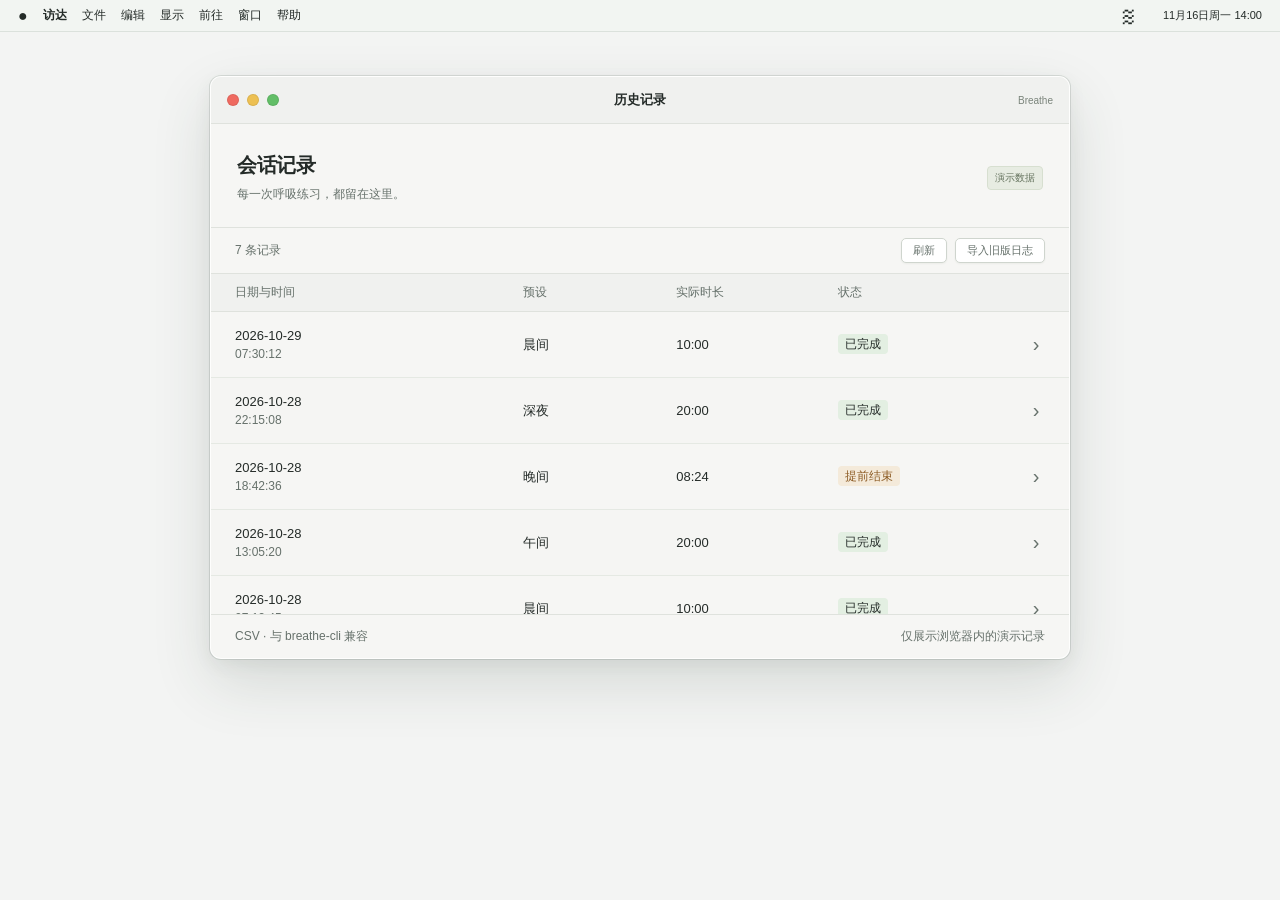
<file: .ryugi/artifacts/artboard/breathe-design-preview/pages/style-review/history-proposed.html>
<!DOCTYPE html>
<html lang="zh-CN">
<head>
  <meta charset="UTF-8">
  <meta name="viewport" content="width=device-width, initial-scale=1">
  <title>Breathe · history · proposed</title>
  <!-- 设计依据：AppDelegate、SettingsView、HistoryView、BreathingCircle。
       保留菜单栏应用结构；轻灰窗口、系统字体、绿色重点色。历史数据为演示数据。
       外层导航属于原型工具；不增加应用功能，不访问系统配置或用户日志。 -->
  <style>:root{color-scheme:light;--ink:#242b28;--muted:#66716b;--green:#26734f;--line:#dce0dd;--surface:#f5f6f4;--accent:#2c8058;font-family:-apple-system,"SF Pro Text","PingFang SC","Noto Sans SC",sans-serif;color:var(--ink);font-size:13px}
*{box-sizing:border-box}body{margin:0;background:#f7f8f6}button,input,select{font:inherit;color:inherit}button{cursor:pointer}button:disabled{opacity:.45;cursor:default}button:focus-visible,input:focus-visible,select:focus-visible{outline:3px solid #5b9fbc;outline-offset:3px}button{border:0;background:none}button,select,input{ -webkit-tap-highlight-color:transparent}[hidden]{display:none!important}h1,h2,h3,p{margin:0}small{font-size:11px;color:var(--muted)}
.preview-header{min-height:100px;padding:23px 38px;display:flex;align-items:center;justify-content:space-between;gap:24px}.brand{display:flex;align-items:center;gap:13px}.brand-mark{font-size:44px;line-height:1;color:var(--green);transform:rotate(-10deg)}h1{font-size:23px;font-weight:600;letter-spacing:-.7px}.brand p{font-size:11px;color:var(--muted);margin-top:3px;letter-spacing:1px}.scene-nav{display:flex;gap:3px;background:#e9ece7;padding:4px;border:1px solid #e0e4de;border-radius:9px}.scene-nav button{padding:7px 19px;border-radius:6px;color:#5c665f;font-size:12px}.scene-nav button[aria-pressed="true"]{background:#fff;color:#24372b;box-shadow:0 1px 4px #1e3b1920}.version{display:flex;align-items:center;gap:10px;color:var(--muted);font-size:11px}.live-dot{display:inline-block;width:6px;height:6px;border-radius:50%;background:#4b8466}
.desktop{position:relative;margin:0 24px;min-height:680px;height:calc(100dvh - 156px);background:radial-gradient(ellipse at 25% 90%,#e9eee5 0%,#dce5df 45%,#c8d5ce 100%);border:1px solid #b9c7bf;border-radius:12px;overflow:hidden;isolation:isolate}.system-bar{height:32px;display:flex;align-items:center;justify-content:space-between;background:#f2f6f2aa;border-bottom:1px solid #b6c4ba66;padding:0 18px;font-size:12px;position:relative;z-index:20}.system-left,.system-right{display:flex;align-items:center;gap:22px}.system-left strong{font-weight:600}.apple{font-size:16px}.system-right{gap:20px}.system-clock{font-size:11px;font-variant-numeric:tabular-nums}#status-button{height:30px;display:flex;align-items:center;gap:6px;padding:0 9px;border-radius:5px}#status-button[aria-expanded="true"]{background:#a6b8ac55}.wind{font-size:29px;line-height:20px}#remaining{font-weight:600;font-variant-numeric:tabular-nums}
.app-menu{position:absolute;z-index:30;right:138px;top:38px;width:260px;padding:6px;background:#f4f7f3ef;backdrop-filter:blur(30px);border:1px solid #ffffffcc;box-shadow:0 12px 35px #273b2e28,0 0 0 1px #4c685b24;border-radius:9px}.menu-brand{display:flex;align-items:center;gap:8px;padding:10px 8px 12px}.mini-mark{font-size:24px;color:var(--green);line-height:16px}.menu-brand strong{font-size:13px}.menu-brand>span:last-child{margin-left:auto;font-size:10px;color:var(--muted)}.menu-row{width:100%;min-height:30px;display:flex;align-items:center;justify-content:space-between;padding:5px 10px;border-radius:5px;font-size:12px;text-align:left}.menu-row:hover,.preset-menu button:hover{color:#fff;background:var(--accent)}.menu-row:hover kbd,.menu-row:hover .menu-end{color:#fff}.start-row{color:var(--green);font-weight:600}.menu-rule{height:1px;background:#c9d1c9;margin:5px 8px}kbd{font:11px -apple-system,sans-serif;color:#6c776e;letter-spacing:.5px}.menu-end{display:flex;gap:12px;align-items:center;color:var(--muted);font-size:11px}.menu-end>span:last-child{font-size:20px}.preset-menu{padding:4px;border:1px solid #cbd5cc;border-radius:6px;background:#fff;margin:4px}.preset-menu button{display:flex;justify-content:space-between;gap:8px;width:100%;padding:8px 6px;text-align:left;border-radius:4px;font-size:11px}.preset-menu button span{color:inherit;opacity:.7}.preset-menu button.selected{color:var(--green);font-weight:600}
.window{position:absolute;z-index:10;background:var(--surface);border-radius:11px;border:1px solid #ffffffd9;box-shadow:0 24px 60px #283d3024,0 6px 18px #283d3010,0 0 0 1px #4a5c4d28;overflow:hidden}.settings-window{width:540px;left:max(30px,calc(50% - 380px));top:100px}.titlebar{height:47px;border-bottom:1px solid #d6ddd5;display:grid;grid-template-columns:1fr auto 1fr;align-items:center;padding:0 16px;background:#eff1ed}.titlebar>strong{font-size:13px;font-weight:600}.traffic{display:flex;gap:8px}.traffic button,.traffic span{width:12px;height:12px;border-radius:50%;border:1px solid #00000014;padding:0}.traffic button{background:#ef6a60}.traffic button:hover{background:#c64e45}.traffic span:nth-child(2){background:#edc052}.traffic span:nth-child(3){background:#62be67}.title-end{text-align:right;font-size:10px;color:#7a847b}.tabs{display:flex;justify-content:center;gap:6px;padding:10px;border-bottom:1px solid var(--line);background:#f0f2ee}.tabs button{display:flex;align-items:center;justify-content:center;gap:7px;min-width:86px;padding:6px 16px;border-radius:6px;font-size:18px;line-height:18px}.tabs button span{font-size:12px}.tabs button[aria-selected="true"]{background:#fff;box-shadow:0 1px 4px #243a2320;color:var(--green)}.settings-content{padding:24px 30px 22px;max-height:calc(100dvh - 370px);min-height:400px;overflow:auto}h2{font-size:20px;letter-spacing:-.5px;font-weight:600}.section-description{color:var(--muted);font-size:12px;margin:7px 0 19px;line-height:1.7}h3{font-size:11px;font-weight:500;color:#606b63;margin:20px 0 8px 3px}.group{border:1px solid var(--line);border-radius:8px;background:#ffffffc4;overflow:hidden}.setting-row{min-height:48px;padding:12px 14px;display:flex;align-items:center;justify-content:space-between;gap:16px}.setting-row small{display:block;margin-top:5px;line-height:1.5}.setting-row select{max-width:245px;min-width:180px;border:1px solid #cbd2cb;background:#fff;border-radius:5px;padding:5px 9px;font-size:12px;box-shadow:0 1px 2px #263a2110}.preset-summary{margin:0 14px;padding:14px 0;border-top:1px solid #e8ece6;display:flex;align-items:center;gap:0}.preset-summary>div{flex:1;border-right:1px solid #e5e9e3;padding-left:18px}.preset-summary>div:first-child{padding:0}.preset-summary>div:last-child{border:0}.preset-summary strong{font-size:19px;font-weight:500;font-variant-numeric:tabular-nums;color:#345c43}.preset-summary small{display:block;margin-bottom:5px;font-size:10px}.preset-summary .unit{font-size:11px;margin-left:4px;color:var(--muted)}.mapping-row{display:grid;grid-template-columns:23px 1fr 70px;align-items:center;gap:10px;margin:0 14px;padding:11px 0;border-bottom:1px solid #e5e9e3;font-size:12px}.mapping-row:last-child{border:0}.mapping-row small{display:block;font-size:10px;margin-top:3px}.mapping-row>span:last-child{text-align:right;font-variant-numeric:tabular-nums}.period-icon{font-size:21px;color:#708370}.current-badge{display:none;margin-left:6px;padding:1px 4px;border-radius:3px;background:#e3efe2;color:#2f7046;font-size:9px;font-weight:500;vertical-align:1px}.mapping-row.current .current-badge{display:inline-block}.mapping-row.current .period-icon{color:var(--accent)}.footnote{font-size:10px;color:var(--muted);margin:12px 3px 0;line-height:1.7}.number-control{display:flex;align-items:center;gap:8px;color:var(--muted);font-size:11px}.number-control input{width:70px;border:1px solid #cbd2cb;border-radius:5px;padding:4px 7px;background:white;text-align:center;font-variant-numeric:tabular-nums}.custom-group .setting-row+.setting-row{border-top:1px solid #e5e9e3}.validation{font-size:11px;color:var(--green);line-height:1.7;margin:10px 3px 0}.validation.error{color:#a34224}.switch{appearance:none;flex-shrink:0;width:32px;height:19px;border:1px solid #c2cac2;border-radius:20px;background:#d2d8d0;cursor:pointer;position:relative;transition:background .15s}.switch:after{content:"";position:absolute;width:15px;height:15px;left:1px;top:1px;background:#fff;border-radius:50%;box-shadow:0 1px 3px #0002;transition:transform .15s}.switch:checked{background:var(--accent);border-color:var(--accent)}.switch:checked:after{transform:translateX(13px)}.log-path{padding:11px 14px;display:flex;gap:12px;justify-content:space-between;border-top:1px solid #e5e9e3;font-size:10px;color:var(--muted)}code{font-size:10px}
.history-window{width:min(860px,calc(100% - 64px));top:110px;left:50%;transform:translateX(-50%)}.history-heading{display:flex;align-items:center;justify-content:space-between;gap:16px;padding:28px 26px 24px}.history-heading p{color:var(--muted);font-size:12px;margin-top:7px}.demo-badge{font-size:10px;color:#66745f;background:#e7ece2;border:1px solid #d7dfd0;border-radius:4px;padding:4px 7px}.history-toolbar{display:flex;justify-content:space-between;align-items:center;padding:10px 24px;border-top:1px solid var(--line);border-bottom:1px solid var(--line);font-size:11px;color:var(--muted)}.history-toolbar>div{display:flex;gap:8px}.native-button{background:white;border:1px solid #cfd5ce;border-radius:5px;padding:4px 11px;box-shadow:0 1px 2px #20341a0d;font-size:11px}.native-button:hover{background:#eef2eb}.native-button:active{background:#dce5d9}.table-scroll{overflow:auto;max-height:340px;min-height:220px}.history-columns,.history-record summary{display:grid;grid-template-columns:280px 156px 156px minmax(100px,1fr) 18px;align-items:center;min-width:810px;padding:0 24px;font-variant-numeric:tabular-nums}.history-columns{position:sticky;top:0;z-index:1;min-height:38px;background:#ecefe8;color:#677164;font-size:12px;border-bottom:1px solid #d7ddd1}.history-record{min-width:810px;border-bottom:1px solid #e5e9e3}.history-record:nth-child(even){background:#eaf0e522}.history-record summary{padding-top:16px;padding-bottom:16px;cursor:pointer;list-style:none;font-size:13px}.history-record summary::-webkit-details-marker{display:none}.history-record summary:focus-visible{outline:3px solid #5b9fbc;outline-offset:-3px}.history-record summary:hover{background:#e1ecdc}.history-record[open] summary{background:#edf2e9}.history-record summary small{display:block;margin-top:4px;font-size:11px}.history-record summary>span:nth-child(2){color:#4f6650}.history-arrow{font-size:20px;color:#66716b;text-align:center}.history-record[open] .history-arrow{transform:rotate(90deg)}.history-details{display:flex;gap:40px;margin:0;padding:15px 24px 18px;background:#ffffff80;font-size:13px;font-variant-numeric:tabular-nums}.history-details dt{font-size:11px;color:var(--muted);margin-bottom:6px}.history-details dd{margin:0}.status-badge{color:#2f7046;background:#e3efe2;padding:3px 5px;border-radius:4px;font-size:10px}.status-badge.early{background:#f4eada;color:#8d5c25}.history-footer{padding:13px 24px;display:flex;justify-content:space-between;gap:12px;border-top:1px solid var(--line);color:var(--muted);font-size:10px}.empty-history{text-align:center;padding:55px;color:var(--muted)}.empty-history>span{font-size:36px}.empty-history p{margin-top:12px}
.orb-container{position:absolute;left:calc(50% - 120px);top:calc(50% - 100px);width:240px;height:240px;display:grid;place-items:center;z-index:15;cursor:grab;touch-action:none;user-select:none}.orb-container:active{cursor:grabbing}.orb{width:200px;height:200px;border-radius:50%;display:grid;place-items:center;transform:scale(.5);background:radial-gradient(circle at 42% 36%,#67d79c,#58bca37a 70%);box-shadow:inset 0 0 30px #ffffff30;will-change:transform}.orb-glow{position:absolute;inset:12px;background:radial-gradient(circle,#75b99b45,transparent 68%);border-radius:50%;pointer-events:none}#orb-text{position:absolute;pointer-events:none;font-size:36px;font-weight:650;color:#fff;text-shadow:0 1px 4px #0004;font-variant-numeric:tabular-nums}.desktop-hint,.quit-message{position:absolute;inset:0;display:flex;flex-direction:column;align-items:center;justify-content:center;gap:18px;color:#60746a;pointer-events:none}.desktop-hint>span,.quit-message>span{font-size:70px;color:#7c9785;font-weight:200}.desktop-hint p{font-size:13px}.quit-message{pointer-events:auto}.quit-message h2{font-size:17px}.toast{position:absolute;bottom:28px;left:50%;transform:translateX(-50%);max-width:calc(100% - 30px);padding:12px 20px;background:#f9fcf7f2;border:1px solid #ffffffcc;border-radius:9px;box-shadow:0 8px 28px #21352020;color:#3d5444;font-size:12px;z-index:40;line-height:1.7}.preview-footer{display:flex;justify-content:space-between;gap:15px;padding:15px 30px;color:var(--muted);font-size:10px;min-height:48px}.preview-footer>span:first-child{display:flex;align-items:center;gap:8px}
@media(min-width:1400px){.settings-window{left:calc(50% - 350px);top:115px}.app-menu{right:150px}.settings-content{padding:28px 32px;min-height:420px}.mapping-row{padding:13px 0}}
@media(max-width:1000px){.version{display:none}.app-menu{right:20px}.settings-window{left:28px;top:110px;width:500px}.system-left{gap:15px}.settings-content{padding:22px;min-height:390px}}
@media(max-width:720px){.preview-header{padding:18px;flex-wrap:wrap;min-height:110px;gap:16px}.brand-mark{font-size:36px}.scene-nav{margin-left:auto}.scene-nav button{padding:7px 10px}.desktop{margin:0 10px;min-height:720px;height:calc(100dvh - 170px)}.system-left>span:not(.apple){display:none}.system-bar{padding:0 12px}.system-right{gap:8px}.system-clock{font-size:10px}.app-menu{right:8px}.settings-window{left:14px;top:85px;width:calc(100% - 28px)}.settings-content{max-height:470px;min-height:0;padding:20px}.history-window{top:85px;width:calc(100% - 28px)}.history-heading{padding:20px}.history-toolbar{padding:10px 16px}.history-footer{flex-wrap:wrap;padding:12px 16px}.mapping-row{grid-template-columns:20px 1fr 60px;gap:6px}.setting-row select{min-width:145px;max-width:190px}.preview-footer{padding:14px 18px;flex-wrap:wrap}.history-heading h2{font-size:18px}}
@media(prefers-reduced-motion:reduce){*,*:before,*:after{scroll-behavior:auto!important;transition:none!important}.orb{will-change:auto}}

/* Same presentation framing in both candidates, separate from the proposed design. */
html,body{margin:0;height:100%;overflow:hidden}
.preview-header,.preview-footer{display:none}
.desktop{margin:0;min-height:0;height:100dvh;border:0;border-radius:0;background:#f3f4f3}
.settings-window{left:50%;top:76px;transform:translateX(-50%);width:540px}
.settings-content{padding:24px 30px 22px;max-height:calc(100dvh - 210px);min-height:min(400px,calc(100dvh - 210px))}
.history-window{top:76px;width:min(860px,calc(100% - 64px))}
.system-left{gap:15px}.system-right{gap:12px}.app-menu{right:16px}
@media(max-width:580px){.settings-window{width:calc(100% - 32px)}.settings-content{padding:20px}.history-window{width:calc(100% - 32px)}}

/* Review proposal: typography, neutral surfaces, consistent outline icons and flexible history columns. */
:root{--surface:#f6f6f4;--line:#dfe2dd}
.titlebar{background:#f0f1ef;border-color:var(--line)}
.tabs{background:#f0f1ef}
h3{font-size:12px}
.preset-summary small,.mapping-row small,.footnote,.setting-row small,
.preset-summary .unit,.number-control,.validation,.log-path,.log-path code,
.history-record summary small,.history-details dt,.history-toolbar,.history-footer{font-size:12px}
.current-badge{font-size:11px;padding:2px 5px}
.mapping-row.current .mapping-title{font-weight:600}
.mapping-row.current .mapping-title small{font-weight:400}
.period-icon{display:flex;align-items:center;justify-content:center;color:var(--muted)}
.period-icon svg{width:20px;height:20px;stroke-width:1.5;display:block}
.preset-summary>div:first-child strong{color:var(--ink)}
.history-columns{background:#f0f1ef;border-color:var(--line);color:var(--muted)}
.history-record:nth-child(even){background:#00000001}
.history-record summary>span:nth-child(2){color:var(--ink)}
.history-record summary:hover{background:#eef0ed}
.history-record[open] summary{background:#edf0ec}
.status-badge{font-size:12px;padding:3px 7px;white-space:nowrap}
.history-columns,.history-record summary{min-width:0;grid-template-columns:minmax(145px,1.55fr) minmax(65px,.8fr) minmax(75px,.85fr) minmax(90px,1fr) 18px;gap:8px}
.history-record{min-width:0}
.history-details{flex-wrap:wrap;gap:20px 32px}
@media(max-width:580px){.history-columns,.history-record summary{padding-left:14px;padding-right:14px;grid-template-columns:minmax(110px,1.2fr) minmax(48px,.7fr) minmax(65px,.8fr) minmax(80px,1fr) 12px;gap:5px}.history-details{padding-left:14px;padding-right:14px}}

/* Text colour proposal; semantic backgrounds and breathing colours stay unchanged. */
:root{--green:#242b28}
.preset-summary strong,.current-badge,.status-badge{color:var(--ink)}
.status-badge.early{color:#8d5c25}
</style>
</head>
<body>
  <header class="preview-header">
    <div class="brand"><span class="brand-mark" aria-hidden="true">≋</span><div><h1>Breathe</h1><p>macOS · 交互原型</p></div></div>
    <nav class="scene-nav" aria-label="原型场景">
      <button data-scene="desktop">呼吸桌面</button>
      <button data-scene="settings" aria-pressed="true">设置</button>
      <button data-scene="history">历史记录</button>
    </nav>
    <span class="version">基于现有功能 <span class="live-dot"></span></span>
  </header>
  <main class="desktop" id="desktop" data-screen-label="macOS 桌面">
    <div class="system-bar">
      <div class="system-left"><span class="apple" aria-hidden="true">●</span><strong>访达</strong><span>文件</span><span>编辑</span><span>显示</span><span>前往</span><span>窗口</span><span>帮助</span></div>
      <div class="system-right"><button id="status-button" aria-label="Breathe 菜单栏" aria-expanded="true"><span class="wind">≋</span><span id="remaining"></span></button><span class="system-clock" id="clock"></span></div>
    </div>

    <section class="app-menu" id="app-menu" aria-label="Breathe 菜单" data-screen-label="菜单栏菜单">
      <div class="menu-brand"><span class="mini-mark">≋</span><strong>Breathe</strong><span id="menu-state">准备就绪</span></div>
      <button class="menu-row start-row" id="start-button"><span id="start-label">开始呼吸</span><kbd>⌘ B</kbd></button>
      <button class="menu-row" id="pause-button" hidden><span id="pause-label">暂停</span><kbd>Space</kbd></button>
      <div class="menu-rule"></div>
      <button class="menu-row" id="preset-button" aria-expanded="false"><span>预设</span><span class="menu-end"><span id="preset-name">自动</span><span>›</span></span></button>
      <div class="preset-menu" id="preset-menu" hidden>
        <button data-preset="auto">自动（按时段）</button>
        <button data-preset="morning">晨间 <span>5–5 · 10 分钟</span></button>
        <button data-preset="midday">午间 <span>4–6 · 20 分钟</span></button>
        <button data-preset="evening">晚间 <span>4–6 · 15 分钟</span></button>
        <button data-preset="night">深夜 <span>3–7 · 20 分钟</span></button>
        <button data-preset="custom">自定义…</button>
      </div>
      <button class="menu-row" id="mute-button"><span id="mute-label">静音</span><kbd>S</kbd></button>
      <div class="menu-rule"></div>
      <button class="menu-row" data-open="history"><span>历史记录</span><kbd>⌘ H</kbd></button>
      <button class="menu-row" data-open="settings"><span>设置…</span><kbd>⌘ ,</kbd></button>
      <div class="menu-rule"></div>
      <button class="menu-row" id="quit-button"><span>退出 Breathe</span><kbd>⌘ Q</kbd></button>
    </section>

    <section class="window settings-window" id="settings-window" aria-label="Breathe 设置" data-screen-label="设置">
      <div class="titlebar"><div class="traffic"><button data-close="settings" aria-label="关闭设置"></button><span></span><span></span></div><strong>设置</strong><span class="title-end">Breathe</span></div>
      <div class="tabs" role="tablist" aria-label="设置分类"><button id="preset-tab" role="tab" aria-selected="true">≋ <span>预设</span></button><button id="general-tab" role="tab" aria-selected="false">⚙ <span>通用</span></button></div>
      <div class="settings-content" id="preset-panel" role="tabpanel" aria-labelledby="preset-tab">
        <h2>呼吸节奏</h2><p class="section-description">选择适合当前时段的呼吸预设。</p>
        <div class="group"><div class="setting-row"><label for="preset-select">默认预设</label><select id="preset-select"><option value="auto">自动（按时段）</option><option value="morning">晨间</option><option value="midday">午间</option><option value="evening">晚间</option><option value="night">深夜</option><option value="custom">自定义…</option></select></div><div class="preset-summary" id="preset-summary"></div></div>
        <div id="custom-settings" hidden>
          <h3>自定义比例</h3><div class="group custom-group"><div class="setting-row"><label for="inhale">吸气</label><div class="number-control"><input id="inhale" type="number" min="3" max="10" step="1" value="5"><span>秒</span></div></div><div class="setting-row"><label for="exhale">呼气</label><div class="number-control"><input id="exhale" type="number" min="3" max="10" step="1" value="5"><span>秒</span></div></div><div class="setting-row"><label for="duration">练习时长</label><div class="number-control"><input id="duration" type="number" min="1" max="60" step="1" value="10"><span>分钟</span></div></div></div><p class="validation" id="validation" role="status"></p>
        </div>
        <div id="time-mapping"><h3>时段映射</h3><div class="group mapping">
          <div class="mapping-row" data-period="morning"><span class="period-icon" aria-hidden="true"><svg viewBox="0 0 24 24" fill="none" stroke="currentColor" stroke-linecap="round" stroke-linejoin="round"><path d="M3 19h18M5 15a7 7 0 0 1 14 0M12 2v3M4 6l2 2M20 6l-2 2M1 13h3M20 13h3"/></svg></span><span class="mapping-title">早晨 <b class="current-badge">当前</b><small>06:00 – 12:00</small></span><span>5–5 <small>10 分钟</small></span></div>
          <div class="mapping-row" data-period="midday"><span class="period-icon" aria-hidden="true"><svg viewBox="0 0 24 24" fill="none" stroke="currentColor" stroke-linecap="round" stroke-linejoin="round"><circle cx="12" cy="12" r="4"/><path d="M12 2v2M12 20v2M2 12h2M20 12h2M5 5l1.5 1.5M17.5 17.5L19 19M5 19l1.5-1.5M17.5 6.5L19 5"/></svg></span><span class="mapping-title">下午 <b class="current-badge">当前</b><small>12:00 – 17:00</small></span><span>4–6 <small>20 分钟</small></span></div>
          <div class="mapping-row" data-period="evening"><span class="period-icon" aria-hidden="true"><svg viewBox="0 0 24 24" fill="none" stroke="currentColor" stroke-linecap="round" stroke-linejoin="round"><path d="M3 19h18M5 15a7 7 0 0 1 14 0M12 3v4M9.5 4.5L12 7l2.5-2.5M3 8l2 2M21 8l-2 2M1 14h3M20 14h3"/></svg></span><span class="mapping-title">傍晚 <b class="current-badge">当前</b><small>17:00 – 22:00</small></span><span>4–6 <small>15 分钟</small></span></div>
          <div class="mapping-row" data-period="night"><span class="period-icon" aria-hidden="true"><svg viewBox="0 0 24 24" fill="none" stroke="currentColor" stroke-linecap="round" stroke-linejoin="round"><path d="M20.5 14.5A9 9 0 0 1 9.5 3.5a9 9 0 1 0 11 11Z"/></svg></span><span class="mapping-title">夜间 <b class="current-badge">当前</b><small>22:00 – 06:00</small></span><span>3–7 <small>20 分钟</small></span></div>
        </div><p class="footnote">全部预设均为每分钟 6 次呼吸。</p></div>
      </div>
      <div class="settings-content" id="general-panel" role="tabpanel" aria-labelledby="general-tab" hidden>
        <h2>通用</h2><p class="section-description">声音、会话记录与启动选项。</p>
        <h3>音频</h3><div class="group"><label class="setting-row" for="sound"><span>声音提示<small>在吸气和呼气开始时播放提示音</small></span><input class="switch" id="sound" type="checkbox" role="switch" checked></label></div>
        <h3>数据</h3><div class="group"><label class="setting-row" for="logging"><span>记录会话日志</span><input class="switch" id="logging" type="checkbox" role="switch" checked></label><div class="log-path" id="log-path"><span>日志路径</span><code>~/.config/breathe/sessions.csv</code></div></div>
        <h3>启动</h3><div class="group"><label class="setting-row" for="launch"><span>开机自动启动<small>登录 macOS 时启动 Breathe</small></span><input class="switch" id="launch" type="checkbox" role="switch"></label></div>
        <p class="footnote">演示开关仅保存在当前页面，不会更改系统设置。</p>
      </div>
    </section>

    <section class="window history-window" id="history-window" aria-label="会话历史" data-screen-label="历史记录" hidden>
      <div class="titlebar"><div class="traffic"><button data-close="history" aria-label="关闭历史记录"></button><span></span><span></span></div><strong>历史记录</strong><span class="title-end">Breathe</span></div>
      <div class="history-heading"><div><h2>会话记录</h2><p>每一次呼吸练习，都留在这里。</p></div><span class="demo-badge">演示数据</span></div>
      <div class="history-toolbar"><span id="record-count"></span><div><button class="native-button" id="refresh-button">刷新</button><button class="native-button" id="import-button">导入旧版日志</button></div></div>
      <div class="table-scroll"><div class="history-columns" aria-hidden="true"><span>日期与时间</span><span>预设</span><span>实际时长</span><span>状态</span><span></span></div><div id="history-body"></div></div>
      <div class="empty-history" id="empty-history" hidden><span>◷</span><p>暂无会话记录</p></div>
      <div class="history-footer"><span>CSV · 与 breathe-cli 兼容</span><span>仅展示浏览器内的演示记录</span></div>
    </section>

    <div class="orb-container" id="orb-container" aria-label="可拖动的呼吸球" hidden><div class="orb-glow"></div><div class="orb" id="orb"></div><span id="orb-text"></span></div>
    <div class="desktop-hint" id="desktop-hint" hidden><span>≋</span><p>点击右上角的 Breathe，开始呼吸。</p></div>
    <div class="quit-message" id="quit-message" hidden><span>≋</span><h2>Breathe 已退出</h2><button class="native-button" id="restart-button">重新打开演示</button></div>
    <div class="toast" id="toast" role="status" hidden></div>
  </main>
  <footer class="preview-footer"><span><span class="live-dot"></span>可交互 · 点击菜单栏开始，呼吸球可拖动</span><span>浏览器演示，不读取本地数据</span></footer>
  <script>"use strict";
const $ = (id) => document.getElementById(id);
const presets = {
  morning: { inhale: 5, exhale: 5, minutes: 10 },
  midday: { inhale: 4, exhale: 6, minutes: 20 },
  evening: { inhale: 4, exhale: 6, minutes: 15 },
  night: { inhale: 3, exhale: 7, minutes: 20 }
};
// 内部值沿用英文 preset id；界面显示用 presetLabel 转中文。
const presetLabels = {
  auto: "自动",
  morning: "晨间",
  midday: "午间",
  evening: "晚间",
  night: "深夜",
  custom: "自定义",
  balanced: "晨间",
  extended: "午间",
  calm: "晚间",
  unknown: "未知"
};
const presetLabel = (name) => presetLabels[name] || name;
const state = { preset: "auto", custom: { inhale: 5, exhale: 5, minutes: 10 }, sound: true, logging: true, launch: false, scene: "settings", active: false, paused: false, phase: "idle", phaseElapsed: 0, countdown: 3, breaths: 0, remaining: 0, config: null, started: null, quit: false };
// Fixture records only. No filesystem access, import, or real session data.
// preset 列保留 CSV 的英文 id，renderHistory 显示中文。
const records = [
  ["2026-10-29", "07:30:12", "morning", "5-5", "10:00", "10:00", 60, 100, true],
  ["2026-10-28", "22:15:08", "night", "3-7", "20:00", "20:00", 120, 100, true],
  ["2026-10-28", "18:42:36", "evening", "4-6", "15:00", "08:24", 50, 56, false],
  ["2026-10-28", "13:05:20", "midday", "4-6", "20:00", "20:00", 120, 100, true],
  ["2026-10-28", "07:12:45", "morning", "5-5", "10:00", "10:00", 60, 100, true],
  ["2026-10-27", "21:08:03", "evening", "4-6", "15:00", "15:00", 90, 100, true],
  ["2026-10-27", "06:50:16", "morning", "5-5", "10:00", "10:00", 60, 100, true]
];
const formatTime = (seconds) => `${Math.floor(seconds / 60)}:${String(seconds % 60).padStart(2, "0")}`;
const localHour = () => 14;
function autoPreset() {
  const hour = localHour();
  return hour >= 6 && hour < 12 ? "morning" : hour >= 12 && hour < 17 ? "midday" : hour >= 17 && hour < 22 ? "evening" : "night";
}
function selectedConfig() {
  const name = state.preset === "auto" ? autoPreset() : state.preset;
  const config = { ...(name === "custom" ? state.custom : presets[name]), name };
  config.cycle = config.inhale + config.exhale;
  config.total = Math.ceil(config.minutes * 60 / config.cycle) * config.cycle;
  return config;
}
function validationError() {
  const { inhale, exhale, minutes } = state.custom;
  if (![inhale, exhale, minutes].every(Number.isInteger)) return "请输入完整的整数时长。";
  if (inhale + exhale < 8) return `总呼吸周期须 ≥ 8 秒，当前 ${inhale + exhale} 秒`;
  if (inhale < 3 || inhale > 10) return "吸气时长须在 3–10 秒";
  if (exhale < 3 || exhale > 10) return "呼气时长须在 3–10 秒";
  if (minutes < 1 || minutes > 60) return "练习时长须在 1–60 分钟";
  return "";
}
let toastTimer;
function toast(message) {
  $("toast").textContent = message;
  $("toast").hidden = false;
  clearTimeout(toastTimer);
  toastTimer = setTimeout(() => { $("toast").hidden = true; }, 3800);
}
function setMenu(open) {
  $("app-menu").hidden = !open || state.quit;
  $("status-button").setAttribute("aria-expanded", String(open && !state.quit));
  if (!open) {
    $("preset-menu").hidden = true;
    $("preset-button").setAttribute("aria-expanded", "false");
  }
}
function showScene(scene) {
  if (state.quit) return;
  state.scene = scene;
  $("settings-window").hidden = scene !== "settings";
  $("history-window").hidden = scene !== "history";
  $("desktop-hint").hidden = scene !== "desktop" || state.active;
  document.querySelectorAll("[data-scene]").forEach((button) => button.setAttribute("aria-pressed", String(button.dataset.scene === scene)));
  if (scene === "history") renderHistory();
}
function renderSettings() {
  const config = selectedConfig();
  const custom = state.preset === "custom";
  const error = custom ? validationError() : "";
  $("preset-select").value = state.preset;
  const displayPreset = custom ? "自定义" : presetLabel(config.name);
  $("preset-name").textContent = state.preset === "auto" ? "自动" : displayPreset;
  $("custom-settings").hidden = !custom;
  $("time-mapping").hidden = state.preset !== "auto";
  const currentAuto = autoPreset();
  document.querySelectorAll(".mapping-row").forEach((row) => {
    row.classList.toggle("current", row.dataset.period === currentAuto);
  });
  $("preset-summary").hidden = !!error;
  $("preset-summary").innerHTML = `<div><small>${state.preset === "auto" ? "当前预设" : "所选预设"}</small><strong style="font-size:15px">${displayPreset}</strong></div><div><small>吸气 / 呼气</small><strong>${config.inhale} / ${config.exhale}</strong><span class="unit">秒</span></div><div><small>练习时长</small><strong>${config.minutes}</strong><span class="unit">分钟</span></div>`;
  $("validation").classList.toggle("error", !!error);
  $("validation").textContent = error || `周期 ${config.cycle} 秒，实际时长 ${Math.floor(config.total / 60)} 分 ${config.total % 60} 秒`;
  $("start-button").disabled = !state.active && !!error;
  $("sound").checked = state.sound;
  $("logging").checked = state.logging;
  $("launch").checked = state.launch;
  $("log-path").hidden = !state.logging;
  $("mute-label").textContent = state.sound ? "静音" : "取消静音";
  document.querySelectorAll("[data-preset]").forEach((button) => button.classList.toggle("selected", button.dataset.preset === state.preset));
}
function selectPreset(value) {
  state.preset = value;
  $("preset-menu").hidden = true;
  $("preset-button").setAttribute("aria-expanded", "false");
  renderSettings();
  if (value === "custom") { showScene("settings"); selectTab("preset"); }
}
function selectTab(tab) {
  for (const name of ["preset", "general"]) {
    $(`${name}-tab`).setAttribute("aria-selected", String(name === tab));
    $(`${name}-panel`).hidden = name !== tab;
  }
}
const expandedRecords = new Set();
function renderHistory() {
  $("record-count").textContent = `${records.length} 条记录`;
  $("empty-history").hidden = records.length > 0;
  document.querySelector(".table-scroll").hidden = records.length === 0;
  $("history-body").replaceChildren(...records.map((record) => {
    const row = document.createElement("details");
    row.className = "history-record";
    row.open = expandedRecords.has(record);
    row.addEventListener("toggle", () => {
      if (row.open) expandedRecords.add(record);
      else expandedRecords.delete(record);
    });
    const summary = document.createElement("summary");
    const date = document.createElement("span");
    date.textContent = record[0];
    const time = document.createElement("small");
    time.textContent = record[1];
    date.appendChild(time);
    summary.appendChild(date);
    for (const value of [presetLabel(record[2]), record[5]]) {
      const cell = document.createElement("span");
      cell.textContent = value;
      summary.appendChild(cell);
    }
    const status = document.createElement("span");
    const badge = document.createElement("span");
    badge.className = `status-badge${record[8] ? "" : " early"}`;
    badge.textContent = record[8] ? "已完成" : "提前结束";
    status.appendChild(badge);
    summary.appendChild(status);
    const arrow = document.createElement("span");
    arrow.className = "history-arrow";
    arrow.setAttribute("aria-hidden", "true");
    arrow.textContent = "›";
    summary.appendChild(arrow);
    row.appendChild(summary);
    const details = document.createElement("dl");
    details.className = "history-details";
    for (const [title, value] of [["吸气 / 呼气", `${record[3]} 秒`], ["目标时长", record[4]], ["呼吸次数", `${record[6]} 次`], ["完成比例", `${record[7]}%`]]) {
      const field = document.createElement("div");
      const label = document.createElement("dt");
      label.textContent = title;
      const content = document.createElement("dd");
      content.textContent = value;
      field.append(label, content);
      details.appendChild(field);
    }
    row.appendChild(details);
    return row;
  }));
}
let audioContext;
function enableAudio() {
  if (!state.sound) return;
  try {
    audioContext ??= new (window.AudioContext || window.webkitAudioContext)();
    audioContext.resume().catch(() => {});
  } catch { /* Audio can be unavailable in embedded browsers. */ }
}
function cue() {
  if (!state.sound) return;
  try {
    audioContext ??= new (window.AudioContext || window.webkitAudioContext)();
    if (audioContext.state !== "running") return;
    const oscillator = audioContext.createOscillator();
    const gain = audioContext.createGain();
    oscillator.frequency.value = state.phase === "inhale" ? 660 : 440;
    gain.gain.setValueAtTime(0, audioContext.currentTime);
    gain.gain.linearRampToValueAtTime(.035, audioContext.currentTime + .03);
    gain.gain.exponentialRampToValueAtTime(.001, audioContext.currentTime + .32);
    oscillator.connect(gain); gain.connect(audioContext.destination);
    oscillator.start(); oscillator.stop(audioContext.currentTime + .35);
  } catch { /* Sound is optional in the browser demo. */ }
}
function startSession() {
  if (state.quit || (state.preset === "custom" && validationError())) return;
  state.config = selectedConfig();
  state.active = true; state.paused = false; state.phase = "countdown";
  state.phaseElapsed = 0; state.countdown = 3; state.breaths = 0;
  state.remaining = state.config.total; state.started = new Date();
  // Audio is initialized in a user gesture, never on page load.
  enableAudio();
  showScene("desktop"); setMenu(false); renderSession();
}
function finishSession(completed) {
  if (!state.active) return;
  const config = state.config;
  const elapsed = completed ? config.total : Math.floor((Date.now() - state.started.getTime()) / 1000);
  if (state.logging) {
    const parts = new Intl.DateTimeFormat("sv-SE", { timeZone: "Asia/Shanghai", year: "numeric", month: "2-digit", day: "2-digit", hour: "2-digit", minute: "2-digit", second: "2-digit", hourCycle: "h23" }).format(state.started).split(" ");
    records.push([parts[0], parts[1], config.name, `${config.inhale}-${config.exhale}`, formatTime(config.total), formatTime(elapsed), state.breaths, completed ? 100 : Math.min(100, Math.floor(elapsed * 100 / config.total)), completed]);
  }
  state.active = false; state.paused = false; state.phase = "idle";
  renderSession(); showScene(state.scene); renderHistory();
  toast(completed ? "呼吸练习已完成。" : "呼吸练习已结束。");
}
function togglePause() {
  if (!state.active || state.phase === "countdown") return;
  state.paused = !state.paused;
  if (!state.paused) {
    // Native engine resumes from inhale, discarding the partial cycle.
    state.phase = "inhale"; state.phaseElapsed = 0;
    state.remaining = state.config.total - state.breaths * state.config.cycle;
    cue();
  }
  renderSession();
}
function renderSession() {
  $("orb-container").hidden = !state.active;
  $("remaining").textContent = state.active ? formatTime(state.remaining) : "";
  $("status-button").style.color = state.active ? "#26734f" : "";
  $("start-label").textContent = state.active ? "停止呼吸" : "开始呼吸";
  $("pause-button").hidden = !state.active;
  $("pause-button").disabled = state.phase === "countdown";
  $("pause-label").textContent = state.paused ? "继续" : "暂停";
  $("menu-state").textContent = !state.active ? "准备就绪" : state.paused ? "已暂停" : state.phase === "countdown" ? "准备开始" : state.phase === "inhale" ? "吸气" : "呼气";
  if (!state.active) { renderSettings(); return; }
  const phase = state.paused ? "paused" : state.phase;
  const seconds = phase === "countdown" ? state.countdown - Math.floor(state.phaseElapsed) : phase === "paused" ? 0 : Math.ceil(state.config[phase] - state.phaseElapsed);
  $("orb-text").textContent = phase === "paused" ? "Ⅱ" : Math.max(0, seconds);
  const progress = phase === "inhale" || phase === "exhale" ? Math.min(1, state.phaseElapsed / state.config[phase]) : 0;
  const scale = phase === "inhale" ? .3 + .7 * progress : phase === "exhale" ? 1 - .7 * progress : .5;
  $("orb").style.transform = `scale(${scale})`;
  const colors = phase === "inhale" ? ["#4bc984", "#6cc5ad88"] : phase === "exhale" ? ["#ea8c6f", "#e8ab7988"] : phase === "paused" ? ["#dda44f", "#e9cb7888"] : ["#71a8d9", "#8fc0dc88"];
  $("orb").style.background = `radial-gradient(circle at 42% 36%,${colors[0]},${colors[1]} 75%)`;
  $("orb-container").setAttribute("aria-label", `可拖动的呼吸球：${$("menu-state").textContent}，${phase === "paused" ? "" : seconds + " 秒"}`);
}
let previousTick = performance.now();
setInterval(() => {
  const now = performance.now(); const delta = (now - previousTick) / 1000; previousTick = now;
  if (!state.active || state.paused) return;
  state.phaseElapsed += delta;
  while (state.active) {
    const duration = state.phase === "countdown" ? 3 : state.config[state.phase];
    if (state.phaseElapsed < duration) break;
    state.phaseElapsed -= duration;
    if (state.phase === "exhale") {
      state.breaths++;
      if (state.breaths * state.config.cycle >= state.config.total) { finishSession(true); return; }
    }
    state.phase = state.phase === "inhale" ? "exhale" : "inhale";
    // Avoid a burst of tones after returning from a background tab.
    if (delta < 1) cue();
  }
  const elapsed = state.phase === "countdown" ? 0 : state.breaths * state.config.cycle + (state.phase === "exhale" ? state.config.inhale : 0) + Math.floor(state.phaseElapsed);
  state.remaining = Math.max(0, state.config.total - elapsed);
  renderSession();
}, 50);
$("status-button").addEventListener("click", () => setMenu($("app-menu").hidden));
$("status-button").addEventListener("contextmenu", (event) => { event.preventDefault(); setMenu(true); });
$("start-button").addEventListener("click", () => state.active ? finishSession(false) : startSession());
$("pause-button").addEventListener("click", togglePause);
$("preset-button").addEventListener("click", () => { $("preset-menu").hidden = !$("preset-menu").hidden; $("preset-button").setAttribute("aria-expanded", String(!$("preset-menu").hidden)); });
document.querySelectorAll("[data-preset]").forEach((button) => button.addEventListener("click", () => selectPreset(button.dataset.preset)));
document.querySelectorAll("[data-scene]").forEach((button) => button.addEventListener("click", () => { showScene(button.dataset.scene); setMenu(button.dataset.scene === "desktop"); }));
document.querySelectorAll("[data-open]").forEach((button) => button.addEventListener("click", () => { showScene(button.dataset.open); setMenu(false); }));
document.querySelectorAll("[data-close]").forEach((button) => button.addEventListener("click", () => showScene("desktop")));
$("preset-tab").addEventListener("click", () => selectTab("preset"));
$("general-tab").addEventListener("click", () => selectTab("general"));
$("preset-select").addEventListener("change", (event) => selectPreset(event.target.value));
for (const [id, property] of [["inhale", "inhale"], ["exhale", "exhale"], ["duration", "minutes"]]) {
  $(id).addEventListener("input", (event) => { state.custom[property] = event.target.value === "" ? NaN : Number(event.target.value); renderSettings(); });
}
$("mute-button").addEventListener("click", () => { state.sound = !state.sound; enableAudio(); renderSettings(); });
for (const [id, property] of [["sound", "sound"], ["logging", "logging"], ["launch", "launch"]]) {
  $(id).addEventListener("change", (event) => { state[property] = event.target.checked; if (property === "sound") enableAudio(); renderSettings(); });
}
$("refresh-button").addEventListener("click", () => { renderHistory(); toast("演示记录已刷新。"); });
$("import-button").addEventListener("click", () => { records.push(["2026-10-26", "08:10:00", "morning", "5-5", "10:00", "10:00", 60, 100, true]); renderHistory(); toast("已加入 1 条旧版日志示例；未读取本地文件。"); });
$("quit-button").addEventListener("click", () => {
  // Quitting the native app does not call the stop action or write a record.
  state.active = false; state.quit = true; state.phase = "idle"; setMenu(false);
  $("status-button").hidden = true; $("settings-window").hidden = true; $("history-window").hidden = true;
  $("orb-container").hidden = true; $("desktop-hint").hidden = true; $("quit-message").hidden = false;
});
$("restart-button").addEventListener("click", () => { state.quit = false; $("status-button").hidden = false; $("quit-message").hidden = true; renderSession(); showScene("desktop"); setMenu(true); });
$("desktop").addEventListener("pointerdown", (event) => { if (event.target === $("desktop") || event.target.closest(".window")) setMenu(false); });
document.addEventListener("keydown", (event) => {
  if (state.quit || event.target.closest("input,select,textarea")) return;
  if (event.key === "Escape") { setMenu(false); return; }
  if (event.code === "Space" && !event.target.closest("button,summary")) { event.preventDefault(); togglePause(); }
  if (event.key.toLowerCase() === "s" && !event.metaKey && !event.ctrlKey) { state.sound = !state.sound; enableAudio(); renderSettings(); }
  if (event.metaKey || event.ctrlKey) {
    if (event.key.toLowerCase() === "b") { event.preventDefault(); state.active ? finishSession(false) : startSession(); }
    if (event.key === ",") { event.preventDefault(); showScene("settings"); setMenu(false); }
    if (event.key.toLowerCase() === "h") { event.preventDefault(); showScene("history"); setMenu(false); }
  }
});
let drag = null;
$("orb-container").addEventListener("pointerdown", (event) => {
  const rect = $("orb-container").getBoundingClientRect();
  drag = { x: event.clientX - rect.left, y: event.clientY - rect.top };
  $("orb-container").setPointerCapture(event.pointerId);
});
$("orb-container").addEventListener("pointermove", (event) => {
  if (!drag) return;
  const rect = $("desktop").getBoundingClientRect();
  $("orb-container").style.left = `${Math.max(0, Math.min(rect.width - 242, event.clientX - rect.left - drag.x))}px`;
  $("orb-container").style.top = `${Math.max(32, Math.min(rect.height - 242, event.clientY - rect.top - drag.y))}px`;
});
$("orb-container").addEventListener("pointerup", () => { drag = null; });
$("orb-container").addEventListener("pointercancel", () => { drag = null; });
window.addEventListener("resize", () => {
  if (!state.active) return;
  const orb = $("orb-container");
  orb.style.left = `${Math.max(0, Math.min($("desktop").clientWidth - 240, orb.offsetLeft))}px`;
  orb.style.top = `${Math.max(32, Math.min($("desktop").clientHeight - 240, orb.offsetTop))}px`;
});
function renderClock() { $("clock").textContent = "11月16日周一 14:00"; }
renderClock(); setInterval(renderClock, 10000);
renderSettings(); renderHistory(); showScene("settings"); renderSession();
setInterval(renderSettings, 60000);
if (window.matchMedia("(max-width: 720px)").matches) setMenu(false);

setMenu(false);
showScene("history");
selectTab("preset");
</script>
</body>
</html>
</file>
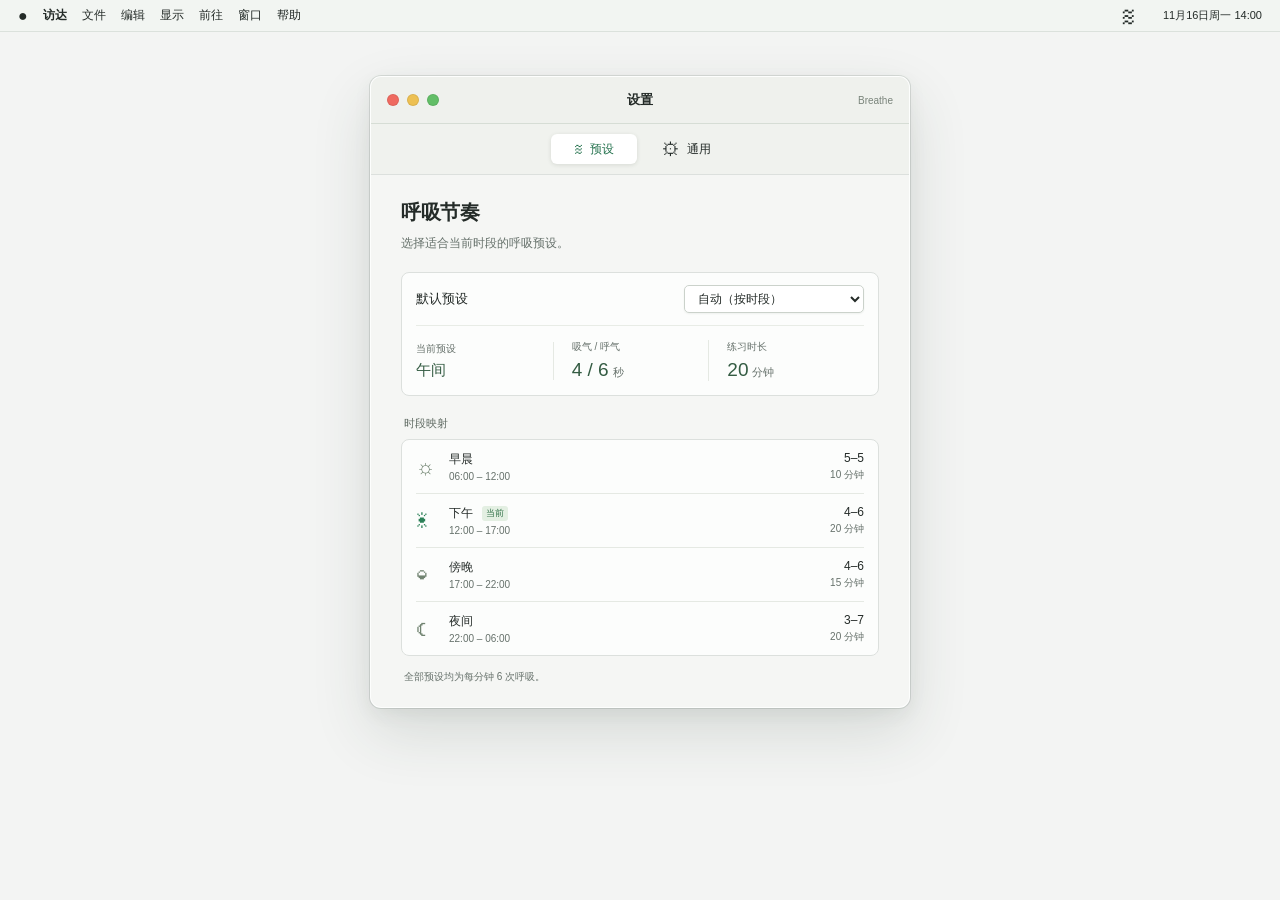
<file: .ryugi/artifacts/artboard/breathe-design-preview/pages/style-review/preset-current.html>
<!DOCTYPE html>
<html lang="zh-CN">
<head>
  <meta charset="UTF-8">
  <meta name="viewport" content="width=device-width, initial-scale=1">
  <title>Breathe · preset · current</title>
  <!-- 设计依据：AppDelegate、SettingsView、HistoryView、BreathingCircle。
       保留菜单栏应用结构；轻灰窗口、系统字体、绿色重点色。历史数据为演示数据。
       外层导航属于原型工具；不增加应用功能，不访问系统配置或用户日志。 -->
  <style>:root{color-scheme:light;--ink:#242b28;--muted:#66716b;--green:#26734f;--line:#dce0dd;--surface:#f5f6f4;--accent:#2c8058;font-family:-apple-system,"SF Pro Text","PingFang SC","Noto Sans SC",sans-serif;color:var(--ink);font-size:13px}
*{box-sizing:border-box}body{margin:0;background:#f7f8f6}button,input,select{font:inherit;color:inherit}button{cursor:pointer}button:disabled{opacity:.45;cursor:default}button:focus-visible,input:focus-visible,select:focus-visible{outline:3px solid #5b9fbc;outline-offset:3px}button{border:0;background:none}button,select,input{ -webkit-tap-highlight-color:transparent}[hidden]{display:none!important}h1,h2,h3,p{margin:0}small{font-size:11px;color:var(--muted)}
.preview-header{min-height:100px;padding:23px 38px;display:flex;align-items:center;justify-content:space-between;gap:24px}.brand{display:flex;align-items:center;gap:13px}.brand-mark{font-size:44px;line-height:1;color:var(--green);transform:rotate(-10deg)}h1{font-size:23px;font-weight:600;letter-spacing:-.7px}.brand p{font-size:11px;color:var(--muted);margin-top:3px;letter-spacing:1px}.scene-nav{display:flex;gap:3px;background:#e9ece7;padding:4px;border:1px solid #e0e4de;border-radius:9px}.scene-nav button{padding:7px 19px;border-radius:6px;color:#5c665f;font-size:12px}.scene-nav button[aria-pressed="true"]{background:#fff;color:#24372b;box-shadow:0 1px 4px #1e3b1920}.version{display:flex;align-items:center;gap:10px;color:var(--muted);font-size:11px}.live-dot{display:inline-block;width:6px;height:6px;border-radius:50%;background:#4b8466}
.desktop{position:relative;margin:0 24px;min-height:680px;height:calc(100dvh - 156px);background:radial-gradient(ellipse at 25% 90%,#e9eee5 0%,#dce5df 45%,#c8d5ce 100%);border:1px solid #b9c7bf;border-radius:12px;overflow:hidden;isolation:isolate}.system-bar{height:32px;display:flex;align-items:center;justify-content:space-between;background:#f2f6f2aa;border-bottom:1px solid #b6c4ba66;padding:0 18px;font-size:12px;position:relative;z-index:20}.system-left,.system-right{display:flex;align-items:center;gap:22px}.system-left strong{font-weight:600}.apple{font-size:16px}.system-right{gap:20px}.system-clock{font-size:11px;font-variant-numeric:tabular-nums}#status-button{height:30px;display:flex;align-items:center;gap:6px;padding:0 9px;border-radius:5px}#status-button[aria-expanded="true"]{background:#a6b8ac55}.wind{font-size:29px;line-height:20px}#remaining{font-weight:600;font-variant-numeric:tabular-nums}
.app-menu{position:absolute;z-index:30;right:138px;top:38px;width:260px;padding:6px;background:#f4f7f3ef;backdrop-filter:blur(30px);border:1px solid #ffffffcc;box-shadow:0 12px 35px #273b2e28,0 0 0 1px #4c685b24;border-radius:9px}.menu-brand{display:flex;align-items:center;gap:8px;padding:10px 8px 12px}.mini-mark{font-size:24px;color:var(--green);line-height:16px}.menu-brand strong{font-size:13px}.menu-brand>span:last-child{margin-left:auto;font-size:10px;color:var(--muted)}.menu-row{width:100%;min-height:30px;display:flex;align-items:center;justify-content:space-between;padding:5px 10px;border-radius:5px;font-size:12px;text-align:left}.menu-row:hover,.preset-menu button:hover{color:#fff;background:var(--accent)}.menu-row:hover kbd,.menu-row:hover .menu-end{color:#fff}.start-row{color:var(--green);font-weight:600}.menu-rule{height:1px;background:#c9d1c9;margin:5px 8px}kbd{font:11px -apple-system,sans-serif;color:#6c776e;letter-spacing:.5px}.menu-end{display:flex;gap:12px;align-items:center;color:var(--muted);font-size:11px}.menu-end>span:last-child{font-size:20px}.preset-menu{padding:4px;border:1px solid #cbd5cc;border-radius:6px;background:#fff;margin:4px}.preset-menu button{display:flex;justify-content:space-between;gap:8px;width:100%;padding:8px 6px;text-align:left;border-radius:4px;font-size:11px}.preset-menu button span{color:inherit;opacity:.7}.preset-menu button.selected{color:var(--green);font-weight:600}
.window{position:absolute;z-index:10;background:var(--surface);border-radius:11px;border:1px solid #ffffffd9;box-shadow:0 24px 60px #283d3024,0 6px 18px #283d3010,0 0 0 1px #4a5c4d28;overflow:hidden}.settings-window{width:540px;left:max(30px,calc(50% - 380px));top:100px}.titlebar{height:47px;border-bottom:1px solid #d6ddd5;display:grid;grid-template-columns:1fr auto 1fr;align-items:center;padding:0 16px;background:#eff1ed}.titlebar>strong{font-size:13px;font-weight:600}.traffic{display:flex;gap:8px}.traffic button,.traffic span{width:12px;height:12px;border-radius:50%;border:1px solid #00000014;padding:0}.traffic button{background:#ef6a60}.traffic button:hover{background:#c64e45}.traffic span:nth-child(2){background:#edc052}.traffic span:nth-child(3){background:#62be67}.title-end{text-align:right;font-size:10px;color:#7a847b}.tabs{display:flex;justify-content:center;gap:6px;padding:10px;border-bottom:1px solid var(--line);background:#f0f2ee}.tabs button{display:flex;align-items:center;justify-content:center;gap:7px;min-width:86px;padding:6px 16px;border-radius:6px;font-size:18px;line-height:18px}.tabs button span{font-size:12px}.tabs button[aria-selected="true"]{background:#fff;box-shadow:0 1px 4px #243a2320;color:var(--green)}.settings-content{padding:24px 30px 22px;max-height:calc(100dvh - 370px);min-height:400px;overflow:auto}h2{font-size:20px;letter-spacing:-.5px;font-weight:600}.section-description{color:var(--muted);font-size:12px;margin:7px 0 19px;line-height:1.7}h3{font-size:11px;font-weight:500;color:#606b63;margin:20px 0 8px 3px}.group{border:1px solid var(--line);border-radius:8px;background:#ffffffc4;overflow:hidden}.setting-row{min-height:48px;padding:12px 14px;display:flex;align-items:center;justify-content:space-between;gap:16px}.setting-row small{display:block;margin-top:5px;line-height:1.5}.setting-row select{max-width:245px;min-width:180px;border:1px solid #cbd2cb;background:#fff;border-radius:5px;padding:5px 9px;font-size:12px;box-shadow:0 1px 2px #263a2110}.preset-summary{margin:0 14px;padding:14px 0;border-top:1px solid #e8ece6;display:flex;align-items:center;gap:0}.preset-summary>div{flex:1;border-right:1px solid #e5e9e3;padding-left:18px}.preset-summary>div:first-child{padding:0}.preset-summary>div:last-child{border:0}.preset-summary strong{font-size:19px;font-weight:500;font-variant-numeric:tabular-nums;color:#345c43}.preset-summary small{display:block;margin-bottom:5px;font-size:10px}.preset-summary .unit{font-size:11px;margin-left:4px;color:var(--muted)}.mapping-row{display:grid;grid-template-columns:23px 1fr 70px;align-items:center;gap:10px;margin:0 14px;padding:11px 0;border-bottom:1px solid #e5e9e3;font-size:12px}.mapping-row:last-child{border:0}.mapping-row small{display:block;font-size:10px;margin-top:3px}.mapping-row>span:last-child{text-align:right;font-variant-numeric:tabular-nums}.period-icon{font-size:21px;color:#708370}.current-badge{display:none;margin-left:6px;padding:1px 4px;border-radius:3px;background:#e3efe2;color:#2f7046;font-size:9px;font-weight:500;vertical-align:1px}.mapping-row.current .current-badge{display:inline-block}.mapping-row.current .period-icon{color:var(--accent)}.footnote{font-size:10px;color:var(--muted);margin:12px 3px 0;line-height:1.7}.number-control{display:flex;align-items:center;gap:8px;color:var(--muted);font-size:11px}.number-control input{width:70px;border:1px solid #cbd2cb;border-radius:5px;padding:4px 7px;background:white;text-align:center;font-variant-numeric:tabular-nums}.custom-group .setting-row+.setting-row{border-top:1px solid #e5e9e3}.validation{font-size:11px;color:var(--green);line-height:1.7;margin:10px 3px 0}.validation.error{color:#a34224}.switch{appearance:none;flex-shrink:0;width:32px;height:19px;border:1px solid #c2cac2;border-radius:20px;background:#d2d8d0;cursor:pointer;position:relative;transition:background .15s}.switch:after{content:"";position:absolute;width:15px;height:15px;left:1px;top:1px;background:#fff;border-radius:50%;box-shadow:0 1px 3px #0002;transition:transform .15s}.switch:checked{background:var(--accent);border-color:var(--accent)}.switch:checked:after{transform:translateX(13px)}.log-path{padding:11px 14px;display:flex;gap:12px;justify-content:space-between;border-top:1px solid #e5e9e3;font-size:10px;color:var(--muted)}code{font-size:10px}
.history-window{width:min(860px,calc(100% - 64px));top:110px;left:50%;transform:translateX(-50%)}.history-heading{display:flex;align-items:center;justify-content:space-between;gap:16px;padding:28px 26px 24px}.history-heading p{color:var(--muted);font-size:12px;margin-top:7px}.demo-badge{font-size:10px;color:#66745f;background:#e7ece2;border:1px solid #d7dfd0;border-radius:4px;padding:4px 7px}.history-toolbar{display:flex;justify-content:space-between;align-items:center;padding:10px 24px;border-top:1px solid var(--line);border-bottom:1px solid var(--line);font-size:11px;color:var(--muted)}.history-toolbar>div{display:flex;gap:8px}.native-button{background:white;border:1px solid #cfd5ce;border-radius:5px;padding:4px 11px;box-shadow:0 1px 2px #20341a0d;font-size:11px}.native-button:hover{background:#eef2eb}.native-button:active{background:#dce5d9}.table-scroll{overflow:auto;max-height:340px;min-height:220px}.history-columns,.history-record summary{display:grid;grid-template-columns:280px 156px 156px minmax(100px,1fr) 18px;align-items:center;min-width:810px;padding:0 24px;font-variant-numeric:tabular-nums}.history-columns{position:sticky;top:0;z-index:1;min-height:38px;background:#ecefe8;color:#677164;font-size:12px;border-bottom:1px solid #d7ddd1}.history-record{min-width:810px;border-bottom:1px solid #e5e9e3}.history-record:nth-child(even){background:#eaf0e522}.history-record summary{padding-top:16px;padding-bottom:16px;cursor:pointer;list-style:none;font-size:13px}.history-record summary::-webkit-details-marker{display:none}.history-record summary:focus-visible{outline:3px solid #5b9fbc;outline-offset:-3px}.history-record summary:hover{background:#e1ecdc}.history-record[open] summary{background:#edf2e9}.history-record summary small{display:block;margin-top:4px;font-size:11px}.history-record summary>span:nth-child(2){color:#4f6650}.history-arrow{font-size:20px;color:#66716b;text-align:center}.history-record[open] .history-arrow{transform:rotate(90deg)}.history-details{display:flex;gap:40px;margin:0;padding:15px 24px 18px;background:#ffffff80;font-size:13px;font-variant-numeric:tabular-nums}.history-details dt{font-size:11px;color:var(--muted);margin-bottom:6px}.history-details dd{margin:0}.status-badge{color:#2f7046;background:#e3efe2;padding:3px 5px;border-radius:4px;font-size:10px}.status-badge.early{background:#f4eada;color:#8d5c25}.history-footer{padding:13px 24px;display:flex;justify-content:space-between;gap:12px;border-top:1px solid var(--line);color:var(--muted);font-size:10px}.empty-history{text-align:center;padding:55px;color:var(--muted)}.empty-history>span{font-size:36px}.empty-history p{margin-top:12px}
.orb-container{position:absolute;left:calc(50% - 120px);top:calc(50% - 100px);width:240px;height:240px;display:grid;place-items:center;z-index:15;cursor:grab;touch-action:none;user-select:none}.orb-container:active{cursor:grabbing}.orb{width:200px;height:200px;border-radius:50%;display:grid;place-items:center;transform:scale(.5);background:radial-gradient(circle at 42% 36%,#67d79c,#58bca37a 70%);box-shadow:inset 0 0 30px #ffffff30;will-change:transform}.orb-glow{position:absolute;inset:12px;background:radial-gradient(circle,#75b99b45,transparent 68%);border-radius:50%;pointer-events:none}#orb-text{position:absolute;pointer-events:none;font-size:36px;font-weight:650;color:#fff;text-shadow:0 1px 4px #0004;font-variant-numeric:tabular-nums}.desktop-hint,.quit-message{position:absolute;inset:0;display:flex;flex-direction:column;align-items:center;justify-content:center;gap:18px;color:#60746a;pointer-events:none}.desktop-hint>span,.quit-message>span{font-size:70px;color:#7c9785;font-weight:200}.desktop-hint p{font-size:13px}.quit-message{pointer-events:auto}.quit-message h2{font-size:17px}.toast{position:absolute;bottom:28px;left:50%;transform:translateX(-50%);max-width:calc(100% - 30px);padding:12px 20px;background:#f9fcf7f2;border:1px solid #ffffffcc;border-radius:9px;box-shadow:0 8px 28px #21352020;color:#3d5444;font-size:12px;z-index:40;line-height:1.7}.preview-footer{display:flex;justify-content:space-between;gap:15px;padding:15px 30px;color:var(--muted);font-size:10px;min-height:48px}.preview-footer>span:first-child{display:flex;align-items:center;gap:8px}
@media(min-width:1400px){.settings-window{left:calc(50% - 350px);top:115px}.app-menu{right:150px}.settings-content{padding:28px 32px;min-height:420px}.mapping-row{padding:13px 0}}
@media(max-width:1000px){.version{display:none}.app-menu{right:20px}.settings-window{left:28px;top:110px;width:500px}.system-left{gap:15px}.settings-content{padding:22px;min-height:390px}}
@media(max-width:720px){.preview-header{padding:18px;flex-wrap:wrap;min-height:110px;gap:16px}.brand-mark{font-size:36px}.scene-nav{margin-left:auto}.scene-nav button{padding:7px 10px}.desktop{margin:0 10px;min-height:720px;height:calc(100dvh - 170px)}.system-left>span:not(.apple){display:none}.system-bar{padding:0 12px}.system-right{gap:8px}.system-clock{font-size:10px}.app-menu{right:8px}.settings-window{left:14px;top:85px;width:calc(100% - 28px)}.settings-content{max-height:470px;min-height:0;padding:20px}.history-window{top:85px;width:calc(100% - 28px)}.history-heading{padding:20px}.history-toolbar{padding:10px 16px}.history-footer{flex-wrap:wrap;padding:12px 16px}.mapping-row{grid-template-columns:20px 1fr 60px;gap:6px}.setting-row select{min-width:145px;max-width:190px}.preview-footer{padding:14px 18px;flex-wrap:wrap}.history-heading h2{font-size:18px}}
@media(prefers-reduced-motion:reduce){*,*:before,*:after{scroll-behavior:auto!important;transition:none!important}.orb{will-change:auto}}

/* Same presentation framing in both candidates, separate from the proposed design. */
html,body{margin:0;height:100%;overflow:hidden}
.preview-header,.preview-footer{display:none}
.desktop{margin:0;min-height:0;height:100dvh;border:0;border-radius:0;background:#f3f4f3}
.settings-window{left:50%;top:76px;transform:translateX(-50%);width:540px}
.settings-content{padding:24px 30px 22px;max-height:calc(100dvh - 210px);min-height:min(400px,calc(100dvh - 210px))}
.history-window{top:76px;width:min(860px,calc(100% - 64px))}
.system-left{gap:15px}.system-right{gap:12px}.app-menu{right:16px}
@media(max-width:580px){.settings-window{width:calc(100% - 32px)}.settings-content{padding:20px}.history-window{width:calc(100% - 32px)}}
</style>
</head>
<body>
  <header class="preview-header">
    <div class="brand"><span class="brand-mark" aria-hidden="true">≋</span><div><h1>Breathe</h1><p>macOS · 交互原型</p></div></div>
    <nav class="scene-nav" aria-label="原型场景">
      <button data-scene="desktop">呼吸桌面</button>
      <button data-scene="settings" aria-pressed="true">设置</button>
      <button data-scene="history">历史记录</button>
    </nav>
    <span class="version">基于现有功能 <span class="live-dot"></span></span>
  </header>
  <main class="desktop" id="desktop" data-screen-label="macOS 桌面">
    <div class="system-bar">
      <div class="system-left"><span class="apple" aria-hidden="true">●</span><strong>访达</strong><span>文件</span><span>编辑</span><span>显示</span><span>前往</span><span>窗口</span><span>帮助</span></div>
      <div class="system-right"><button id="status-button" aria-label="Breathe 菜单栏" aria-expanded="true"><span class="wind">≋</span><span id="remaining"></span></button><span class="system-clock" id="clock"></span></div>
    </div>

    <section class="app-menu" id="app-menu" aria-label="Breathe 菜单" data-screen-label="菜单栏菜单">
      <div class="menu-brand"><span class="mini-mark">≋</span><strong>Breathe</strong><span id="menu-state">准备就绪</span></div>
      <button class="menu-row start-row" id="start-button"><span id="start-label">开始呼吸</span><kbd>⌘ B</kbd></button>
      <button class="menu-row" id="pause-button" hidden><span id="pause-label">暂停</span><kbd>Space</kbd></button>
      <div class="menu-rule"></div>
      <button class="menu-row" id="preset-button" aria-expanded="false"><span>预设</span><span class="menu-end"><span id="preset-name">自动</span><span>›</span></span></button>
      <div class="preset-menu" id="preset-menu" hidden>
        <button data-preset="auto">自动（按时段）</button>
        <button data-preset="morning">晨间 <span>5–5 · 10 分钟</span></button>
        <button data-preset="midday">午间 <span>4–6 · 20 分钟</span></button>
        <button data-preset="evening">晚间 <span>4–6 · 15 分钟</span></button>
        <button data-preset="night">深夜 <span>3–7 · 20 分钟</span></button>
        <button data-preset="custom">自定义…</button>
      </div>
      <button class="menu-row" id="mute-button"><span id="mute-label">静音</span><kbd>S</kbd></button>
      <div class="menu-rule"></div>
      <button class="menu-row" data-open="history"><span>历史记录</span><kbd>⌘ H</kbd></button>
      <button class="menu-row" data-open="settings"><span>设置…</span><kbd>⌘ ,</kbd></button>
      <div class="menu-rule"></div>
      <button class="menu-row" id="quit-button"><span>退出 Breathe</span><kbd>⌘ Q</kbd></button>
    </section>

    <section class="window settings-window" id="settings-window" aria-label="Breathe 设置" data-screen-label="设置">
      <div class="titlebar"><div class="traffic"><button data-close="settings" aria-label="关闭设置"></button><span></span><span></span></div><strong>设置</strong><span class="title-end">Breathe</span></div>
      <div class="tabs" role="tablist" aria-label="设置分类"><button id="preset-tab" role="tab" aria-selected="true">≋ <span>预设</span></button><button id="general-tab" role="tab" aria-selected="false">⚙ <span>通用</span></button></div>
      <div class="settings-content" id="preset-panel" role="tabpanel" aria-labelledby="preset-tab">
        <h2>呼吸节奏</h2><p class="section-description">选择适合当前时段的呼吸预设。</p>
        <div class="group"><div class="setting-row"><label for="preset-select">默认预设</label><select id="preset-select"><option value="auto">自动（按时段）</option><option value="morning">晨间</option><option value="midday">午间</option><option value="evening">晚间</option><option value="night">深夜</option><option value="custom">自定义…</option></select></div><div class="preset-summary" id="preset-summary"></div></div>
        <div id="custom-settings" hidden>
          <h3>自定义比例</h3><div class="group custom-group"><div class="setting-row"><label for="inhale">吸气</label><div class="number-control"><input id="inhale" type="number" min="3" max="10" step="1" value="5"><span>秒</span></div></div><div class="setting-row"><label for="exhale">呼气</label><div class="number-control"><input id="exhale" type="number" min="3" max="10" step="1" value="5"><span>秒</span></div></div><div class="setting-row"><label for="duration">练习时长</label><div class="number-control"><input id="duration" type="number" min="1" max="60" step="1" value="10"><span>分钟</span></div></div></div><p class="validation" id="validation" role="status"></p>
        </div>
        <div id="time-mapping"><h3>时段映射</h3><div class="group mapping">
          <div class="mapping-row" data-period="morning"><span class="period-icon">☼</span><span class="mapping-title">早晨 <b class="current-badge">当前</b><small>06:00 – 12:00</small></span><span>5–5 <small>10 分钟</small></span></div>
          <div class="mapping-row" data-period="midday"><span class="period-icon">☀</span><span class="mapping-title">下午 <b class="current-badge">当前</b><small>12:00 – 17:00</small></span><span>4–6 <small>20 分钟</small></span></div>
          <div class="mapping-row" data-period="evening"><span class="period-icon">◒</span><span class="mapping-title">傍晚 <b class="current-badge">当前</b><small>17:00 – 22:00</small></span><span>4–6 <small>15 分钟</small></span></div>
          <div class="mapping-row" data-period="night"><span class="period-icon">☾</span><span class="mapping-title">夜间 <b class="current-badge">当前</b><small>22:00 – 06:00</small></span><span>3–7 <small>20 分钟</small></span></div>
        </div><p class="footnote">全部预设均为每分钟 6 次呼吸。</p></div>
      </div>
      <div class="settings-content" id="general-panel" role="tabpanel" aria-labelledby="general-tab" hidden>
        <h2>通用</h2><p class="section-description">声音、会话记录与启动选项。</p>
        <h3>音频</h3><div class="group"><label class="setting-row" for="sound"><span>声音提示<small>在吸气和呼气开始时播放提示音</small></span><input class="switch" id="sound" type="checkbox" role="switch" checked></label></div>
        <h3>数据</h3><div class="group"><label class="setting-row" for="logging"><span>记录会话日志</span><input class="switch" id="logging" type="checkbox" role="switch" checked></label><div class="log-path" id="log-path"><span>日志路径</span><code>~/.config/breathe/sessions.csv</code></div></div>
        <h3>启动</h3><div class="group"><label class="setting-row" for="launch"><span>开机自动启动<small>登录 macOS 时启动 Breathe</small></span><input class="switch" id="launch" type="checkbox" role="switch"></label></div>
        <p class="footnote">演示开关仅保存在当前页面，不会更改系统设置。</p>
      </div>
    </section>

    <section class="window history-window" id="history-window" aria-label="会话历史" data-screen-label="历史记录" hidden>
      <div class="titlebar"><div class="traffic"><button data-close="history" aria-label="关闭历史记录"></button><span></span><span></span></div><strong>历史记录</strong><span class="title-end">Breathe</span></div>
      <div class="history-heading"><div><h2>会话记录</h2><p>每一次呼吸练习，都留在这里。</p></div><span class="demo-badge">演示数据</span></div>
      <div class="history-toolbar"><span id="record-count"></span><div><button class="native-button" id="refresh-button">刷新</button><button class="native-button" id="import-button">导入旧版日志</button></div></div>
      <div class="table-scroll"><div class="history-columns" aria-hidden="true"><span>日期与时间</span><span>预设</span><span>实际时长</span><span>状态</span><span></span></div><div id="history-body"></div></div>
      <div class="empty-history" id="empty-history" hidden><span>◷</span><p>暂无会话记录</p></div>
      <div class="history-footer"><span>CSV · 与 breathe-cli 兼容</span><span>仅展示浏览器内的演示记录</span></div>
    </section>

    <div class="orb-container" id="orb-container" aria-label="可拖动的呼吸球" hidden><div class="orb-glow"></div><div class="orb" id="orb"></div><span id="orb-text"></span></div>
    <div class="desktop-hint" id="desktop-hint" hidden><span>≋</span><p>点击右上角的 Breathe，开始呼吸。</p></div>
    <div class="quit-message" id="quit-message" hidden><span>≋</span><h2>Breathe 已退出</h2><button class="native-button" id="restart-button">重新打开演示</button></div>
    <div class="toast" id="toast" role="status" hidden></div>
  </main>
  <footer class="preview-footer"><span><span class="live-dot"></span>可交互 · 点击菜单栏开始，呼吸球可拖动</span><span>浏览器演示，不读取本地数据</span></footer>
  <script>"use strict";
const $ = (id) => document.getElementById(id);
const presets = {
  morning: { inhale: 5, exhale: 5, minutes: 10 },
  midday: { inhale: 4, exhale: 6, minutes: 20 },
  evening: { inhale: 4, exhale: 6, minutes: 15 },
  night: { inhale: 3, exhale: 7, minutes: 20 }
};
// 内部值沿用英文 preset id；界面显示用 presetLabel 转中文。
const presetLabels = {
  auto: "自动",
  morning: "晨间",
  midday: "午间",
  evening: "晚间",
  night: "深夜",
  custom: "自定义",
  balanced: "晨间",
  extended: "午间",
  calm: "晚间",
  unknown: "未知"
};
const presetLabel = (name) => presetLabels[name] || name;
const state = { preset: "auto", custom: { inhale: 5, exhale: 5, minutes: 10 }, sound: true, logging: true, launch: false, scene: "settings", active: false, paused: false, phase: "idle", phaseElapsed: 0, countdown: 3, breaths: 0, remaining: 0, config: null, started: null, quit: false };
// Fixture records only. No filesystem access, import, or real session data.
// preset 列保留 CSV 的英文 id，renderHistory 显示中文。
const records = [
  ["2026-10-29", "07:30:12", "morning", "5-5", "10:00", "10:00", 60, 100, true],
  ["2026-10-28", "22:15:08", "night", "3-7", "20:00", "20:00", 120, 100, true],
  ["2026-10-28", "18:42:36", "evening", "4-6", "15:00", "08:24", 50, 56, false],
  ["2026-10-28", "13:05:20", "midday", "4-6", "20:00", "20:00", 120, 100, true],
  ["2026-10-28", "07:12:45", "morning", "5-5", "10:00", "10:00", 60, 100, true],
  ["2026-10-27", "21:08:03", "evening", "4-6", "15:00", "15:00", 90, 100, true],
  ["2026-10-27", "06:50:16", "morning", "5-5", "10:00", "10:00", 60, 100, true]
];
const formatTime = (seconds) => `${Math.floor(seconds / 60)}:${String(seconds % 60).padStart(2, "0")}`;
const localHour = () => 14;
function autoPreset() {
  const hour = localHour();
  return hour >= 6 && hour < 12 ? "morning" : hour >= 12 && hour < 17 ? "midday" : hour >= 17 && hour < 22 ? "evening" : "night";
}
function selectedConfig() {
  const name = state.preset === "auto" ? autoPreset() : state.preset;
  const config = { ...(name === "custom" ? state.custom : presets[name]), name };
  config.cycle = config.inhale + config.exhale;
  config.total = Math.ceil(config.minutes * 60 / config.cycle) * config.cycle;
  return config;
}
function validationError() {
  const { inhale, exhale, minutes } = state.custom;
  if (![inhale, exhale, minutes].every(Number.isInteger)) return "请输入完整的整数时长。";
  if (inhale + exhale < 8) return `总呼吸周期须 ≥ 8 秒，当前 ${inhale + exhale} 秒`;
  if (inhale < 3 || inhale > 10) return "吸气时长须在 3–10 秒";
  if (exhale < 3 || exhale > 10) return "呼气时长须在 3–10 秒";
  if (minutes < 1 || minutes > 60) return "练习时长须在 1–60 分钟";
  return "";
}
let toastTimer;
function toast(message) {
  $("toast").textContent = message;
  $("toast").hidden = false;
  clearTimeout(toastTimer);
  toastTimer = setTimeout(() => { $("toast").hidden = true; }, 3800);
}
function setMenu(open) {
  $("app-menu").hidden = !open || state.quit;
  $("status-button").setAttribute("aria-expanded", String(open && !state.quit));
  if (!open) {
    $("preset-menu").hidden = true;
    $("preset-button").setAttribute("aria-expanded", "false");
  }
}
function showScene(scene) {
  if (state.quit) return;
  state.scene = scene;
  $("settings-window").hidden = scene !== "settings";
  $("history-window").hidden = scene !== "history";
  $("desktop-hint").hidden = scene !== "desktop" || state.active;
  document.querySelectorAll("[data-scene]").forEach((button) => button.setAttribute("aria-pressed", String(button.dataset.scene === scene)));
  if (scene === "history") renderHistory();
}
function renderSettings() {
  const config = selectedConfig();
  const custom = state.preset === "custom";
  const error = custom ? validationError() : "";
  $("preset-select").value = state.preset;
  const displayPreset = custom ? "自定义" : presetLabel(config.name);
  $("preset-name").textContent = state.preset === "auto" ? "自动" : displayPreset;
  $("custom-settings").hidden = !custom;
  $("time-mapping").hidden = state.preset !== "auto";
  const currentAuto = autoPreset();
  document.querySelectorAll(".mapping-row").forEach((row) => {
    row.classList.toggle("current", row.dataset.period === currentAuto);
  });
  $("preset-summary").hidden = !!error;
  $("preset-summary").innerHTML = `<div><small>${state.preset === "auto" ? "当前预设" : "所选预设"}</small><strong style="font-size:15px">${displayPreset}</strong></div><div><small>吸气 / 呼气</small><strong>${config.inhale} / ${config.exhale}</strong><span class="unit">秒</span></div><div><small>练习时长</small><strong>${config.minutes}</strong><span class="unit">分钟</span></div>`;
  $("validation").classList.toggle("error", !!error);
  $("validation").textContent = error || `周期 ${config.cycle} 秒，实际时长 ${Math.floor(config.total / 60)} 分 ${config.total % 60} 秒`;
  $("start-button").disabled = !state.active && !!error;
  $("sound").checked = state.sound;
  $("logging").checked = state.logging;
  $("launch").checked = state.launch;
  $("log-path").hidden = !state.logging;
  $("mute-label").textContent = state.sound ? "静音" : "取消静音";
  document.querySelectorAll("[data-preset]").forEach((button) => button.classList.toggle("selected", button.dataset.preset === state.preset));
}
function selectPreset(value) {
  state.preset = value;
  $("preset-menu").hidden = true;
  $("preset-button").setAttribute("aria-expanded", "false");
  renderSettings();
  if (value === "custom") { showScene("settings"); selectTab("preset"); }
}
function selectTab(tab) {
  for (const name of ["preset", "general"]) {
    $(`${name}-tab`).setAttribute("aria-selected", String(name === tab));
    $(`${name}-panel`).hidden = name !== tab;
  }
}
const expandedRecords = new Set();
function renderHistory() {
  $("record-count").textContent = `${records.length} 条记录`;
  $("empty-history").hidden = records.length > 0;
  document.querySelector(".table-scroll").hidden = records.length === 0;
  $("history-body").replaceChildren(...records.map((record) => {
    const row = document.createElement("details");
    row.className = "history-record";
    row.open = expandedRecords.has(record);
    row.addEventListener("toggle", () => {
      if (row.open) expandedRecords.add(record);
      else expandedRecords.delete(record);
    });
    const summary = document.createElement("summary");
    const date = document.createElement("span");
    date.textContent = record[0];
    const time = document.createElement("small");
    time.textContent = record[1];
    date.appendChild(time);
    summary.appendChild(date);
    for (const value of [presetLabel(record[2]), record[5]]) {
      const cell = document.createElement("span");
      cell.textContent = value;
      summary.appendChild(cell);
    }
    const status = document.createElement("span");
    const badge = document.createElement("span");
    badge.className = `status-badge${record[8] ? "" : " early"}`;
    badge.textContent = record[8] ? "已完成" : "提前结束";
    status.appendChild(badge);
    summary.appendChild(status);
    const arrow = document.createElement("span");
    arrow.className = "history-arrow";
    arrow.setAttribute("aria-hidden", "true");
    arrow.textContent = "›";
    summary.appendChild(arrow);
    row.appendChild(summary);
    const details = document.createElement("dl");
    details.className = "history-details";
    for (const [title, value] of [["吸气 / 呼气", `${record[3]} 秒`], ["目标时长", record[4]], ["呼吸次数", `${record[6]} 次`], ["完成比例", `${record[7]}%`]]) {
      const field = document.createElement("div");
      const label = document.createElement("dt");
      label.textContent = title;
      const content = document.createElement("dd");
      content.textContent = value;
      field.append(label, content);
      details.appendChild(field);
    }
    row.appendChild(details);
    return row;
  }));
}
let audioContext;
function enableAudio() {
  if (!state.sound) return;
  try {
    audioContext ??= new (window.AudioContext || window.webkitAudioContext)();
    audioContext.resume().catch(() => {});
  } catch { /* Audio can be unavailable in embedded browsers. */ }
}
function cue() {
  if (!state.sound) return;
  try {
    audioContext ??= new (window.AudioContext || window.webkitAudioContext)();
    if (audioContext.state !== "running") return;
    const oscillator = audioContext.createOscillator();
    const gain = audioContext.createGain();
    oscillator.frequency.value = state.phase === "inhale" ? 660 : 440;
    gain.gain.setValueAtTime(0, audioContext.currentTime);
    gain.gain.linearRampToValueAtTime(.035, audioContext.currentTime + .03);
    gain.gain.exponentialRampToValueAtTime(.001, audioContext.currentTime + .32);
    oscillator.connect(gain); gain.connect(audioContext.destination);
    oscillator.start(); oscillator.stop(audioContext.currentTime + .35);
  } catch { /* Sound is optional in the browser demo. */ }
}
function startSession() {
  if (state.quit || (state.preset === "custom" && validationError())) return;
  state.config = selectedConfig();
  state.active = true; state.paused = false; state.phase = "countdown";
  state.phaseElapsed = 0; state.countdown = 3; state.breaths = 0;
  state.remaining = state.config.total; state.started = new Date();
  // Audio is initialized in a user gesture, never on page load.
  enableAudio();
  showScene("desktop"); setMenu(false); renderSession();
}
function finishSession(completed) {
  if (!state.active) return;
  const config = state.config;
  const elapsed = completed ? config.total : Math.floor((Date.now() - state.started.getTime()) / 1000);
  if (state.logging) {
    const parts = new Intl.DateTimeFormat("sv-SE", { timeZone: "Asia/Shanghai", year: "numeric", month: "2-digit", day: "2-digit", hour: "2-digit", minute: "2-digit", second: "2-digit", hourCycle: "h23" }).format(state.started).split(" ");
    records.push([parts[0], parts[1], config.name, `${config.inhale}-${config.exhale}`, formatTime(config.total), formatTime(elapsed), state.breaths, completed ? 100 : Math.min(100, Math.floor(elapsed * 100 / config.total)), completed]);
  }
  state.active = false; state.paused = false; state.phase = "idle";
  renderSession(); showScene(state.scene); renderHistory();
  toast(completed ? "呼吸练习已完成。" : "呼吸练习已结束。");
}
function togglePause() {
  if (!state.active || state.phase === "countdown") return;
  state.paused = !state.paused;
  if (!state.paused) {
    // Native engine resumes from inhale, discarding the partial cycle.
    state.phase = "inhale"; state.phaseElapsed = 0;
    state.remaining = state.config.total - state.breaths * state.config.cycle;
    cue();
  }
  renderSession();
}
function renderSession() {
  $("orb-container").hidden = !state.active;
  $("remaining").textContent = state.active ? formatTime(state.remaining) : "";
  $("status-button").style.color = state.active ? "#26734f" : "";
  $("start-label").textContent = state.active ? "停止呼吸" : "开始呼吸";
  $("pause-button").hidden = !state.active;
  $("pause-button").disabled = state.phase === "countdown";
  $("pause-label").textContent = state.paused ? "继续" : "暂停";
  $("menu-state").textContent = !state.active ? "准备就绪" : state.paused ? "已暂停" : state.phase === "countdown" ? "准备开始" : state.phase === "inhale" ? "吸气" : "呼气";
  if (!state.active) { renderSettings(); return; }
  const phase = state.paused ? "paused" : state.phase;
  const seconds = phase === "countdown" ? state.countdown - Math.floor(state.phaseElapsed) : phase === "paused" ? 0 : Math.ceil(state.config[phase] - state.phaseElapsed);
  $("orb-text").textContent = phase === "paused" ? "Ⅱ" : Math.max(0, seconds);
  const progress = phase === "inhale" || phase === "exhale" ? Math.min(1, state.phaseElapsed / state.config[phase]) : 0;
  const scale = phase === "inhale" ? .3 + .7 * progress : phase === "exhale" ? 1 - .7 * progress : .5;
  $("orb").style.transform = `scale(${scale})`;
  const colors = phase === "inhale" ? ["#4bc984", "#6cc5ad88"] : phase === "exhale" ? ["#ea8c6f", "#e8ab7988"] : phase === "paused" ? ["#dda44f", "#e9cb7888"] : ["#71a8d9", "#8fc0dc88"];
  $("orb").style.background = `radial-gradient(circle at 42% 36%,${colors[0]},${colors[1]} 75%)`;
  $("orb-container").setAttribute("aria-label", `可拖动的呼吸球：${$("menu-state").textContent}，${phase === "paused" ? "" : seconds + " 秒"}`);
}
let previousTick = performance.now();
setInterval(() => {
  const now = performance.now(); const delta = (now - previousTick) / 1000; previousTick = now;
  if (!state.active || state.paused) return;
  state.phaseElapsed += delta;
  while (state.active) {
    const duration = state.phase === "countdown" ? 3 : state.config[state.phase];
    if (state.phaseElapsed < duration) break;
    state.phaseElapsed -= duration;
    if (state.phase === "exhale") {
      state.breaths++;
      if (state.breaths * state.config.cycle >= state.config.total) { finishSession(true); return; }
    }
    state.phase = state.phase === "inhale" ? "exhale" : "inhale";
    // Avoid a burst of tones after returning from a background tab.
    if (delta < 1) cue();
  }
  const elapsed = state.phase === "countdown" ? 0 : state.breaths * state.config.cycle + (state.phase === "exhale" ? state.config.inhale : 0) + Math.floor(state.phaseElapsed);
  state.remaining = Math.max(0, state.config.total - elapsed);
  renderSession();
}, 50);
$("status-button").addEventListener("click", () => setMenu($("app-menu").hidden));
$("status-button").addEventListener("contextmenu", (event) => { event.preventDefault(); setMenu(true); });
$("start-button").addEventListener("click", () => state.active ? finishSession(false) : startSession());
$("pause-button").addEventListener("click", togglePause);
$("preset-button").addEventListener("click", () => { $("preset-menu").hidden = !$("preset-menu").hidden; $("preset-button").setAttribute("aria-expanded", String(!$("preset-menu").hidden)); });
document.querySelectorAll("[data-preset]").forEach((button) => button.addEventListener("click", () => selectPreset(button.dataset.preset)));
document.querySelectorAll("[data-scene]").forEach((button) => button.addEventListener("click", () => { showScene(button.dataset.scene); setMenu(button.dataset.scene === "desktop"); }));
document.querySelectorAll("[data-open]").forEach((button) => button.addEventListener("click", () => { showScene(button.dataset.open); setMenu(false); }));
document.querySelectorAll("[data-close]").forEach((button) => button.addEventListener("click", () => showScene("desktop")));
$("preset-tab").addEventListener("click", () => selectTab("preset"));
$("general-tab").addEventListener("click", () => selectTab("general"));
$("preset-select").addEventListener("change", (event) => selectPreset(event.target.value));
for (const [id, property] of [["inhale", "inhale"], ["exhale", "exhale"], ["duration", "minutes"]]) {
  $(id).addEventListener("input", (event) => { state.custom[property] = event.target.value === "" ? NaN : Number(event.target.value); renderSettings(); });
}
$("mute-button").addEventListener("click", () => { state.sound = !state.sound; enableAudio(); renderSettings(); });
for (const [id, property] of [["sound", "sound"], ["logging", "logging"], ["launch", "launch"]]) {
  $(id).addEventListener("change", (event) => { state[property] = event.target.checked; if (property === "sound") enableAudio(); renderSettings(); });
}
$("refresh-button").addEventListener("click", () => { renderHistory(); toast("演示记录已刷新。"); });
$("import-button").addEventListener("click", () => { records.push(["2026-10-26", "08:10:00", "morning", "5-5", "10:00", "10:00", 60, 100, true]); renderHistory(); toast("已加入 1 条旧版日志示例；未读取本地文件。"); });
$("quit-button").addEventListener("click", () => {
  // Quitting the native app does not call the stop action or write a record.
  state.active = false; state.quit = true; state.phase = "idle"; setMenu(false);
  $("status-button").hidden = true; $("settings-window").hidden = true; $("history-window").hidden = true;
  $("orb-container").hidden = true; $("desktop-hint").hidden = true; $("quit-message").hidden = false;
});
$("restart-button").addEventListener("click", () => { state.quit = false; $("status-button").hidden = false; $("quit-message").hidden = true; renderSession(); showScene("desktop"); setMenu(true); });
$("desktop").addEventListener("pointerdown", (event) => { if (event.target === $("desktop") || event.target.closest(".window")) setMenu(false); });
document.addEventListener("keydown", (event) => {
  if (state.quit || event.target.closest("input,select,textarea")) return;
  if (event.key === "Escape") { setMenu(false); return; }
  if (event.code === "Space" && !event.target.closest("button,summary")) { event.preventDefault(); togglePause(); }
  if (event.key.toLowerCase() === "s" && !event.metaKey && !event.ctrlKey) { state.sound = !state.sound; enableAudio(); renderSettings(); }
  if (event.metaKey || event.ctrlKey) {
    if (event.key.toLowerCase() === "b") { event.preventDefault(); state.active ? finishSession(false) : startSession(); }
    if (event.key === ",") { event.preventDefault(); showScene("settings"); setMenu(false); }
    if (event.key.toLowerCase() === "h") { event.preventDefault(); showScene("history"); setMenu(false); }
  }
});
let drag = null;
$("orb-container").addEventListener("pointerdown", (event) => {
  const rect = $("orb-container").getBoundingClientRect();
  drag = { x: event.clientX - rect.left, y: event.clientY - rect.top };
  $("orb-container").setPointerCapture(event.pointerId);
});
$("orb-container").addEventListener("pointermove", (event) => {
  if (!drag) return;
  const rect = $("desktop").getBoundingClientRect();
  $("orb-container").style.left = `${Math.max(0, Math.min(rect.width - 242, event.clientX - rect.left - drag.x))}px`;
  $("orb-container").style.top = `${Math.max(32, Math.min(rect.height - 242, event.clientY - rect.top - drag.y))}px`;
});
$("orb-container").addEventListener("pointerup", () => { drag = null; });
$("orb-container").addEventListener("pointercancel", () => { drag = null; });
window.addEventListener("resize", () => {
  if (!state.active) return;
  const orb = $("orb-container");
  orb.style.left = `${Math.max(0, Math.min($("desktop").clientWidth - 240, orb.offsetLeft))}px`;
  orb.style.top = `${Math.max(32, Math.min($("desktop").clientHeight - 240, orb.offsetTop))}px`;
});
function renderClock() { $("clock").textContent = "11月16日周一 14:00"; }
renderClock(); setInterval(renderClock, 10000);
renderSettings(); renderHistory(); showScene("settings"); renderSession();
setInterval(renderSettings, 60000);
if (window.matchMedia("(max-width: 720px)").matches) setMenu(false);

setMenu(false);
showScene("settings");
selectTab("preset");
</script>
</body>
</html>
</file>
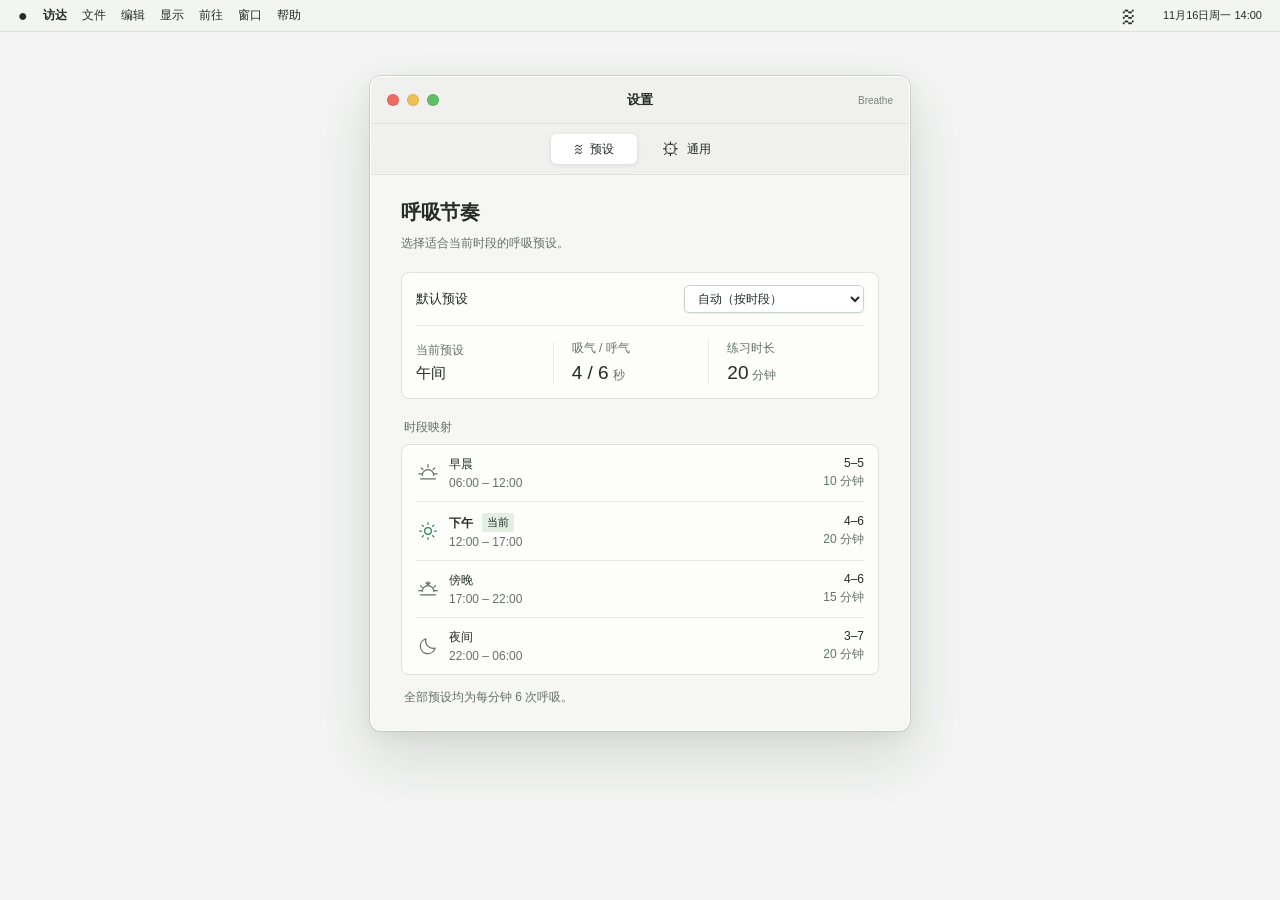
<file: .ryugi/artifacts/artboard/breathe-design-preview/pages/style-review/preset-proposed.html>
<!DOCTYPE html>
<html lang="zh-CN">
<head>
  <meta charset="UTF-8">
  <meta name="viewport" content="width=device-width, initial-scale=1">
  <title>Breathe · preset · proposed</title>
  <!-- 设计依据：AppDelegate、SettingsView、HistoryView、BreathingCircle。
       保留菜单栏应用结构；轻灰窗口、系统字体、绿色重点色。历史数据为演示数据。
       外层导航属于原型工具；不增加应用功能，不访问系统配置或用户日志。 -->
  <style>:root{color-scheme:light;--ink:#242b28;--muted:#66716b;--green:#26734f;--line:#dce0dd;--surface:#f5f6f4;--accent:#2c8058;font-family:-apple-system,"SF Pro Text","PingFang SC","Noto Sans SC",sans-serif;color:var(--ink);font-size:13px}
*{box-sizing:border-box}body{margin:0;background:#f7f8f6}button,input,select{font:inherit;color:inherit}button{cursor:pointer}button:disabled{opacity:.45;cursor:default}button:focus-visible,input:focus-visible,select:focus-visible{outline:3px solid #5b9fbc;outline-offset:3px}button{border:0;background:none}button,select,input{ -webkit-tap-highlight-color:transparent}[hidden]{display:none!important}h1,h2,h3,p{margin:0}small{font-size:11px;color:var(--muted)}
.preview-header{min-height:100px;padding:23px 38px;display:flex;align-items:center;justify-content:space-between;gap:24px}.brand{display:flex;align-items:center;gap:13px}.brand-mark{font-size:44px;line-height:1;color:var(--green);transform:rotate(-10deg)}h1{font-size:23px;font-weight:600;letter-spacing:-.7px}.brand p{font-size:11px;color:var(--muted);margin-top:3px;letter-spacing:1px}.scene-nav{display:flex;gap:3px;background:#e9ece7;padding:4px;border:1px solid #e0e4de;border-radius:9px}.scene-nav button{padding:7px 19px;border-radius:6px;color:#5c665f;font-size:12px}.scene-nav button[aria-pressed="true"]{background:#fff;color:#24372b;box-shadow:0 1px 4px #1e3b1920}.version{display:flex;align-items:center;gap:10px;color:var(--muted);font-size:11px}.live-dot{display:inline-block;width:6px;height:6px;border-radius:50%;background:#4b8466}
.desktop{position:relative;margin:0 24px;min-height:680px;height:calc(100dvh - 156px);background:radial-gradient(ellipse at 25% 90%,#e9eee5 0%,#dce5df 45%,#c8d5ce 100%);border:1px solid #b9c7bf;border-radius:12px;overflow:hidden;isolation:isolate}.system-bar{height:32px;display:flex;align-items:center;justify-content:space-between;background:#f2f6f2aa;border-bottom:1px solid #b6c4ba66;padding:0 18px;font-size:12px;position:relative;z-index:20}.system-left,.system-right{display:flex;align-items:center;gap:22px}.system-left strong{font-weight:600}.apple{font-size:16px}.system-right{gap:20px}.system-clock{font-size:11px;font-variant-numeric:tabular-nums}#status-button{height:30px;display:flex;align-items:center;gap:6px;padding:0 9px;border-radius:5px}#status-button[aria-expanded="true"]{background:#a6b8ac55}.wind{font-size:29px;line-height:20px}#remaining{font-weight:600;font-variant-numeric:tabular-nums}
.app-menu{position:absolute;z-index:30;right:138px;top:38px;width:260px;padding:6px;background:#f4f7f3ef;backdrop-filter:blur(30px);border:1px solid #ffffffcc;box-shadow:0 12px 35px #273b2e28,0 0 0 1px #4c685b24;border-radius:9px}.menu-brand{display:flex;align-items:center;gap:8px;padding:10px 8px 12px}.mini-mark{font-size:24px;color:var(--green);line-height:16px}.menu-brand strong{font-size:13px}.menu-brand>span:last-child{margin-left:auto;font-size:10px;color:var(--muted)}.menu-row{width:100%;min-height:30px;display:flex;align-items:center;justify-content:space-between;padding:5px 10px;border-radius:5px;font-size:12px;text-align:left}.menu-row:hover,.preset-menu button:hover{color:#fff;background:var(--accent)}.menu-row:hover kbd,.menu-row:hover .menu-end{color:#fff}.start-row{color:var(--green);font-weight:600}.menu-rule{height:1px;background:#c9d1c9;margin:5px 8px}kbd{font:11px -apple-system,sans-serif;color:#6c776e;letter-spacing:.5px}.menu-end{display:flex;gap:12px;align-items:center;color:var(--muted);font-size:11px}.menu-end>span:last-child{font-size:20px}.preset-menu{padding:4px;border:1px solid #cbd5cc;border-radius:6px;background:#fff;margin:4px}.preset-menu button{display:flex;justify-content:space-between;gap:8px;width:100%;padding:8px 6px;text-align:left;border-radius:4px;font-size:11px}.preset-menu button span{color:inherit;opacity:.7}.preset-menu button.selected{color:var(--green);font-weight:600}
.window{position:absolute;z-index:10;background:var(--surface);border-radius:11px;border:1px solid #ffffffd9;box-shadow:0 24px 60px #283d3024,0 6px 18px #283d3010,0 0 0 1px #4a5c4d28;overflow:hidden}.settings-window{width:540px;left:max(30px,calc(50% - 380px));top:100px}.titlebar{height:47px;border-bottom:1px solid #d6ddd5;display:grid;grid-template-columns:1fr auto 1fr;align-items:center;padding:0 16px;background:#eff1ed}.titlebar>strong{font-size:13px;font-weight:600}.traffic{display:flex;gap:8px}.traffic button,.traffic span{width:12px;height:12px;border-radius:50%;border:1px solid #00000014;padding:0}.traffic button{background:#ef6a60}.traffic button:hover{background:#c64e45}.traffic span:nth-child(2){background:#edc052}.traffic span:nth-child(3){background:#62be67}.title-end{text-align:right;font-size:10px;color:#7a847b}.tabs{display:flex;justify-content:center;gap:6px;padding:10px;border-bottom:1px solid var(--line);background:#f0f2ee}.tabs button{display:flex;align-items:center;justify-content:center;gap:7px;min-width:86px;padding:6px 16px;border-radius:6px;font-size:18px;line-height:18px}.tabs button span{font-size:12px}.tabs button[aria-selected="true"]{background:#fff;box-shadow:0 1px 4px #243a2320;color:var(--green)}.settings-content{padding:24px 30px 22px;max-height:calc(100dvh - 370px);min-height:400px;overflow:auto}h2{font-size:20px;letter-spacing:-.5px;font-weight:600}.section-description{color:var(--muted);font-size:12px;margin:7px 0 19px;line-height:1.7}h3{font-size:11px;font-weight:500;color:#606b63;margin:20px 0 8px 3px}.group{border:1px solid var(--line);border-radius:8px;background:#ffffffc4;overflow:hidden}.setting-row{min-height:48px;padding:12px 14px;display:flex;align-items:center;justify-content:space-between;gap:16px}.setting-row small{display:block;margin-top:5px;line-height:1.5}.setting-row select{max-width:245px;min-width:180px;border:1px solid #cbd2cb;background:#fff;border-radius:5px;padding:5px 9px;font-size:12px;box-shadow:0 1px 2px #263a2110}.preset-summary{margin:0 14px;padding:14px 0;border-top:1px solid #e8ece6;display:flex;align-items:center;gap:0}.preset-summary>div{flex:1;border-right:1px solid #e5e9e3;padding-left:18px}.preset-summary>div:first-child{padding:0}.preset-summary>div:last-child{border:0}.preset-summary strong{font-size:19px;font-weight:500;font-variant-numeric:tabular-nums;color:#345c43}.preset-summary small{display:block;margin-bottom:5px;font-size:10px}.preset-summary .unit{font-size:11px;margin-left:4px;color:var(--muted)}.mapping-row{display:grid;grid-template-columns:23px 1fr 70px;align-items:center;gap:10px;margin:0 14px;padding:11px 0;border-bottom:1px solid #e5e9e3;font-size:12px}.mapping-row:last-child{border:0}.mapping-row small{display:block;font-size:10px;margin-top:3px}.mapping-row>span:last-child{text-align:right;font-variant-numeric:tabular-nums}.period-icon{font-size:21px;color:#708370}.current-badge{display:none;margin-left:6px;padding:1px 4px;border-radius:3px;background:#e3efe2;color:#2f7046;font-size:9px;font-weight:500;vertical-align:1px}.mapping-row.current .current-badge{display:inline-block}.mapping-row.current .period-icon{color:var(--accent)}.footnote{font-size:10px;color:var(--muted);margin:12px 3px 0;line-height:1.7}.number-control{display:flex;align-items:center;gap:8px;color:var(--muted);font-size:11px}.number-control input{width:70px;border:1px solid #cbd2cb;border-radius:5px;padding:4px 7px;background:white;text-align:center;font-variant-numeric:tabular-nums}.custom-group .setting-row+.setting-row{border-top:1px solid #e5e9e3}.validation{font-size:11px;color:var(--green);line-height:1.7;margin:10px 3px 0}.validation.error{color:#a34224}.switch{appearance:none;flex-shrink:0;width:32px;height:19px;border:1px solid #c2cac2;border-radius:20px;background:#d2d8d0;cursor:pointer;position:relative;transition:background .15s}.switch:after{content:"";position:absolute;width:15px;height:15px;left:1px;top:1px;background:#fff;border-radius:50%;box-shadow:0 1px 3px #0002;transition:transform .15s}.switch:checked{background:var(--accent);border-color:var(--accent)}.switch:checked:after{transform:translateX(13px)}.log-path{padding:11px 14px;display:flex;gap:12px;justify-content:space-between;border-top:1px solid #e5e9e3;font-size:10px;color:var(--muted)}code{font-size:10px}
.history-window{width:min(860px,calc(100% - 64px));top:110px;left:50%;transform:translateX(-50%)}.history-heading{display:flex;align-items:center;justify-content:space-between;gap:16px;padding:28px 26px 24px}.history-heading p{color:var(--muted);font-size:12px;margin-top:7px}.demo-badge{font-size:10px;color:#66745f;background:#e7ece2;border:1px solid #d7dfd0;border-radius:4px;padding:4px 7px}.history-toolbar{display:flex;justify-content:space-between;align-items:center;padding:10px 24px;border-top:1px solid var(--line);border-bottom:1px solid var(--line);font-size:11px;color:var(--muted)}.history-toolbar>div{display:flex;gap:8px}.native-button{background:white;border:1px solid #cfd5ce;border-radius:5px;padding:4px 11px;box-shadow:0 1px 2px #20341a0d;font-size:11px}.native-button:hover{background:#eef2eb}.native-button:active{background:#dce5d9}.table-scroll{overflow:auto;max-height:340px;min-height:220px}.history-columns,.history-record summary{display:grid;grid-template-columns:280px 156px 156px minmax(100px,1fr) 18px;align-items:center;min-width:810px;padding:0 24px;font-variant-numeric:tabular-nums}.history-columns{position:sticky;top:0;z-index:1;min-height:38px;background:#ecefe8;color:#677164;font-size:12px;border-bottom:1px solid #d7ddd1}.history-record{min-width:810px;border-bottom:1px solid #e5e9e3}.history-record:nth-child(even){background:#eaf0e522}.history-record summary{padding-top:16px;padding-bottom:16px;cursor:pointer;list-style:none;font-size:13px}.history-record summary::-webkit-details-marker{display:none}.history-record summary:focus-visible{outline:3px solid #5b9fbc;outline-offset:-3px}.history-record summary:hover{background:#e1ecdc}.history-record[open] summary{background:#edf2e9}.history-record summary small{display:block;margin-top:4px;font-size:11px}.history-record summary>span:nth-child(2){color:#4f6650}.history-arrow{font-size:20px;color:#66716b;text-align:center}.history-record[open] .history-arrow{transform:rotate(90deg)}.history-details{display:flex;gap:40px;margin:0;padding:15px 24px 18px;background:#ffffff80;font-size:13px;font-variant-numeric:tabular-nums}.history-details dt{font-size:11px;color:var(--muted);margin-bottom:6px}.history-details dd{margin:0}.status-badge{color:#2f7046;background:#e3efe2;padding:3px 5px;border-radius:4px;font-size:10px}.status-badge.early{background:#f4eada;color:#8d5c25}.history-footer{padding:13px 24px;display:flex;justify-content:space-between;gap:12px;border-top:1px solid var(--line);color:var(--muted);font-size:10px}.empty-history{text-align:center;padding:55px;color:var(--muted)}.empty-history>span{font-size:36px}.empty-history p{margin-top:12px}
.orb-container{position:absolute;left:calc(50% - 120px);top:calc(50% - 100px);width:240px;height:240px;display:grid;place-items:center;z-index:15;cursor:grab;touch-action:none;user-select:none}.orb-container:active{cursor:grabbing}.orb{width:200px;height:200px;border-radius:50%;display:grid;place-items:center;transform:scale(.5);background:radial-gradient(circle at 42% 36%,#67d79c,#58bca37a 70%);box-shadow:inset 0 0 30px #ffffff30;will-change:transform}.orb-glow{position:absolute;inset:12px;background:radial-gradient(circle,#75b99b45,transparent 68%);border-radius:50%;pointer-events:none}#orb-text{position:absolute;pointer-events:none;font-size:36px;font-weight:650;color:#fff;text-shadow:0 1px 4px #0004;font-variant-numeric:tabular-nums}.desktop-hint,.quit-message{position:absolute;inset:0;display:flex;flex-direction:column;align-items:center;justify-content:center;gap:18px;color:#60746a;pointer-events:none}.desktop-hint>span,.quit-message>span{font-size:70px;color:#7c9785;font-weight:200}.desktop-hint p{font-size:13px}.quit-message{pointer-events:auto}.quit-message h2{font-size:17px}.toast{position:absolute;bottom:28px;left:50%;transform:translateX(-50%);max-width:calc(100% - 30px);padding:12px 20px;background:#f9fcf7f2;border:1px solid #ffffffcc;border-radius:9px;box-shadow:0 8px 28px #21352020;color:#3d5444;font-size:12px;z-index:40;line-height:1.7}.preview-footer{display:flex;justify-content:space-between;gap:15px;padding:15px 30px;color:var(--muted);font-size:10px;min-height:48px}.preview-footer>span:first-child{display:flex;align-items:center;gap:8px}
@media(min-width:1400px){.settings-window{left:calc(50% - 350px);top:115px}.app-menu{right:150px}.settings-content{padding:28px 32px;min-height:420px}.mapping-row{padding:13px 0}}
@media(max-width:1000px){.version{display:none}.app-menu{right:20px}.settings-window{left:28px;top:110px;width:500px}.system-left{gap:15px}.settings-content{padding:22px;min-height:390px}}
@media(max-width:720px){.preview-header{padding:18px;flex-wrap:wrap;min-height:110px;gap:16px}.brand-mark{font-size:36px}.scene-nav{margin-left:auto}.scene-nav button{padding:7px 10px}.desktop{margin:0 10px;min-height:720px;height:calc(100dvh - 170px)}.system-left>span:not(.apple){display:none}.system-bar{padding:0 12px}.system-right{gap:8px}.system-clock{font-size:10px}.app-menu{right:8px}.settings-window{left:14px;top:85px;width:calc(100% - 28px)}.settings-content{max-height:470px;min-height:0;padding:20px}.history-window{top:85px;width:calc(100% - 28px)}.history-heading{padding:20px}.history-toolbar{padding:10px 16px}.history-footer{flex-wrap:wrap;padding:12px 16px}.mapping-row{grid-template-columns:20px 1fr 60px;gap:6px}.setting-row select{min-width:145px;max-width:190px}.preview-footer{padding:14px 18px;flex-wrap:wrap}.history-heading h2{font-size:18px}}
@media(prefers-reduced-motion:reduce){*,*:before,*:after{scroll-behavior:auto!important;transition:none!important}.orb{will-change:auto}}

/* Same presentation framing in both candidates, separate from the proposed design. */
html,body{margin:0;height:100%;overflow:hidden}
.preview-header,.preview-footer{display:none}
.desktop{margin:0;min-height:0;height:100dvh;border:0;border-radius:0;background:#f3f4f3}
.settings-window{left:50%;top:76px;transform:translateX(-50%);width:540px}
.settings-content{padding:24px 30px 22px;max-height:calc(100dvh - 210px);min-height:min(400px,calc(100dvh - 210px))}
.history-window{top:76px;width:min(860px,calc(100% - 64px))}
.system-left{gap:15px}.system-right{gap:12px}.app-menu{right:16px}
@media(max-width:580px){.settings-window{width:calc(100% - 32px)}.settings-content{padding:20px}.history-window{width:calc(100% - 32px)}}

/* Review proposal: typography, neutral surfaces, consistent outline icons and flexible history columns. */
:root{--surface:#f6f6f4;--line:#dfe2dd}
.titlebar{background:#f0f1ef;border-color:var(--line)}
.tabs{background:#f0f1ef}
h3{font-size:12px}
.preset-summary small,.mapping-row small,.footnote,.setting-row small,
.preset-summary .unit,.number-control,.validation,.log-path,.log-path code,
.history-record summary small,.history-details dt,.history-toolbar,.history-footer{font-size:12px}
.current-badge{font-size:11px;padding:2px 5px}
.mapping-row.current .mapping-title{font-weight:600}
.mapping-row.current .mapping-title small{font-weight:400}
.period-icon{display:flex;align-items:center;justify-content:center;color:var(--muted)}
.period-icon svg{width:20px;height:20px;stroke-width:1.5;display:block}
.preset-summary>div:first-child strong{color:var(--ink)}
.history-columns{background:#f0f1ef;border-color:var(--line);color:var(--muted)}
.history-record:nth-child(even){background:#00000001}
.history-record summary>span:nth-child(2){color:var(--ink)}
.history-record summary:hover{background:#eef0ed}
.history-record[open] summary{background:#edf0ec}
.status-badge{font-size:12px;padding:3px 7px;white-space:nowrap}
.history-columns,.history-record summary{min-width:0;grid-template-columns:minmax(145px,1.55fr) minmax(65px,.8fr) minmax(75px,.85fr) minmax(90px,1fr) 18px;gap:8px}
.history-record{min-width:0}
.history-details{flex-wrap:wrap;gap:20px 32px}
@media(max-width:580px){.history-columns,.history-record summary{padding-left:14px;padding-right:14px;grid-template-columns:minmax(110px,1.2fr) minmax(48px,.7fr) minmax(65px,.8fr) minmax(80px,1fr) 12px;gap:5px}.history-details{padding-left:14px;padding-right:14px}}

/* Text colour proposal; semantic backgrounds and breathing colours stay unchanged. */
:root{--green:#242b28}
.preset-summary strong,.current-badge,.status-badge{color:var(--ink)}
.status-badge.early{color:#8d5c25}
</style>
</head>
<body>
  <header class="preview-header">
    <div class="brand"><span class="brand-mark" aria-hidden="true">≋</span><div><h1>Breathe</h1><p>macOS · 交互原型</p></div></div>
    <nav class="scene-nav" aria-label="原型场景">
      <button data-scene="desktop">呼吸桌面</button>
      <button data-scene="settings" aria-pressed="true">设置</button>
      <button data-scene="history">历史记录</button>
    </nav>
    <span class="version">基于现有功能 <span class="live-dot"></span></span>
  </header>
  <main class="desktop" id="desktop" data-screen-label="macOS 桌面">
    <div class="system-bar">
      <div class="system-left"><span class="apple" aria-hidden="true">●</span><strong>访达</strong><span>文件</span><span>编辑</span><span>显示</span><span>前往</span><span>窗口</span><span>帮助</span></div>
      <div class="system-right"><button id="status-button" aria-label="Breathe 菜单栏" aria-expanded="true"><span class="wind">≋</span><span id="remaining"></span></button><span class="system-clock" id="clock"></span></div>
    </div>

    <section class="app-menu" id="app-menu" aria-label="Breathe 菜单" data-screen-label="菜单栏菜单">
      <div class="menu-brand"><span class="mini-mark">≋</span><strong>Breathe</strong><span id="menu-state">准备就绪</span></div>
      <button class="menu-row start-row" id="start-button"><span id="start-label">开始呼吸</span><kbd>⌘ B</kbd></button>
      <button class="menu-row" id="pause-button" hidden><span id="pause-label">暂停</span><kbd>Space</kbd></button>
      <div class="menu-rule"></div>
      <button class="menu-row" id="preset-button" aria-expanded="false"><span>预设</span><span class="menu-end"><span id="preset-name">自动</span><span>›</span></span></button>
      <div class="preset-menu" id="preset-menu" hidden>
        <button data-preset="auto">自动（按时段）</button>
        <button data-preset="morning">晨间 <span>5–5 · 10 分钟</span></button>
        <button data-preset="midday">午间 <span>4–6 · 20 分钟</span></button>
        <button data-preset="evening">晚间 <span>4–6 · 15 分钟</span></button>
        <button data-preset="night">深夜 <span>3–7 · 20 分钟</span></button>
        <button data-preset="custom">自定义…</button>
      </div>
      <button class="menu-row" id="mute-button"><span id="mute-label">静音</span><kbd>S</kbd></button>
      <div class="menu-rule"></div>
      <button class="menu-row" data-open="history"><span>历史记录</span><kbd>⌘ H</kbd></button>
      <button class="menu-row" data-open="settings"><span>设置…</span><kbd>⌘ ,</kbd></button>
      <div class="menu-rule"></div>
      <button class="menu-row" id="quit-button"><span>退出 Breathe</span><kbd>⌘ Q</kbd></button>
    </section>

    <section class="window settings-window" id="settings-window" aria-label="Breathe 设置" data-screen-label="设置">
      <div class="titlebar"><div class="traffic"><button data-close="settings" aria-label="关闭设置"></button><span></span><span></span></div><strong>设置</strong><span class="title-end">Breathe</span></div>
      <div class="tabs" role="tablist" aria-label="设置分类"><button id="preset-tab" role="tab" aria-selected="true">≋ <span>预设</span></button><button id="general-tab" role="tab" aria-selected="false">⚙ <span>通用</span></button></div>
      <div class="settings-content" id="preset-panel" role="tabpanel" aria-labelledby="preset-tab">
        <h2>呼吸节奏</h2><p class="section-description">选择适合当前时段的呼吸预设。</p>
        <div class="group"><div class="setting-row"><label for="preset-select">默认预设</label><select id="preset-select"><option value="auto">自动（按时段）</option><option value="morning">晨间</option><option value="midday">午间</option><option value="evening">晚间</option><option value="night">深夜</option><option value="custom">自定义…</option></select></div><div class="preset-summary" id="preset-summary"></div></div>
        <div id="custom-settings" hidden>
          <h3>自定义比例</h3><div class="group custom-group"><div class="setting-row"><label for="inhale">吸气</label><div class="number-control"><input id="inhale" type="number" min="3" max="10" step="1" value="5"><span>秒</span></div></div><div class="setting-row"><label for="exhale">呼气</label><div class="number-control"><input id="exhale" type="number" min="3" max="10" step="1" value="5"><span>秒</span></div></div><div class="setting-row"><label for="duration">练习时长</label><div class="number-control"><input id="duration" type="number" min="1" max="60" step="1" value="10"><span>分钟</span></div></div></div><p class="validation" id="validation" role="status"></p>
        </div>
        <div id="time-mapping"><h3>时段映射</h3><div class="group mapping">
          <div class="mapping-row" data-period="morning"><span class="period-icon" aria-hidden="true"><svg viewBox="0 0 24 24" fill="none" stroke="currentColor" stroke-linecap="round" stroke-linejoin="round"><path d="M3 19h18M5 15a7 7 0 0 1 14 0M12 2v3M4 6l2 2M20 6l-2 2M1 13h3M20 13h3"/></svg></span><span class="mapping-title">早晨 <b class="current-badge">当前</b><small>06:00 – 12:00</small></span><span>5–5 <small>10 分钟</small></span></div>
          <div class="mapping-row" data-period="midday"><span class="period-icon" aria-hidden="true"><svg viewBox="0 0 24 24" fill="none" stroke="currentColor" stroke-linecap="round" stroke-linejoin="round"><circle cx="12" cy="12" r="4"/><path d="M12 2v2M12 20v2M2 12h2M20 12h2M5 5l1.5 1.5M17.5 17.5L19 19M5 19l1.5-1.5M17.5 6.5L19 5"/></svg></span><span class="mapping-title">下午 <b class="current-badge">当前</b><small>12:00 – 17:00</small></span><span>4–6 <small>20 分钟</small></span></div>
          <div class="mapping-row" data-period="evening"><span class="period-icon" aria-hidden="true"><svg viewBox="0 0 24 24" fill="none" stroke="currentColor" stroke-linecap="round" stroke-linejoin="round"><path d="M3 19h18M5 15a7 7 0 0 1 14 0M12 3v4M9.5 4.5L12 7l2.5-2.5M3 8l2 2M21 8l-2 2M1 14h3M20 14h3"/></svg></span><span class="mapping-title">傍晚 <b class="current-badge">当前</b><small>17:00 – 22:00</small></span><span>4–6 <small>15 分钟</small></span></div>
          <div class="mapping-row" data-period="night"><span class="period-icon" aria-hidden="true"><svg viewBox="0 0 24 24" fill="none" stroke="currentColor" stroke-linecap="round" stroke-linejoin="round"><path d="M20.5 14.5A9 9 0 0 1 9.5 3.5a9 9 0 1 0 11 11Z"/></svg></span><span class="mapping-title">夜间 <b class="current-badge">当前</b><small>22:00 – 06:00</small></span><span>3–7 <small>20 分钟</small></span></div>
        </div><p class="footnote">全部预设均为每分钟 6 次呼吸。</p></div>
      </div>
      <div class="settings-content" id="general-panel" role="tabpanel" aria-labelledby="general-tab" hidden>
        <h2>通用</h2><p class="section-description">声音、会话记录与启动选项。</p>
        <h3>音频</h3><div class="group"><label class="setting-row" for="sound"><span>声音提示<small>在吸气和呼气开始时播放提示音</small></span><input class="switch" id="sound" type="checkbox" role="switch" checked></label></div>
        <h3>数据</h3><div class="group"><label class="setting-row" for="logging"><span>记录会话日志</span><input class="switch" id="logging" type="checkbox" role="switch" checked></label><div class="log-path" id="log-path"><span>日志路径</span><code>~/.config/breathe/sessions.csv</code></div></div>
        <h3>启动</h3><div class="group"><label class="setting-row" for="launch"><span>开机自动启动<small>登录 macOS 时启动 Breathe</small></span><input class="switch" id="launch" type="checkbox" role="switch"></label></div>
        <p class="footnote">演示开关仅保存在当前页面，不会更改系统设置。</p>
      </div>
    </section>

    <section class="window history-window" id="history-window" aria-label="会话历史" data-screen-label="历史记录" hidden>
      <div class="titlebar"><div class="traffic"><button data-close="history" aria-label="关闭历史记录"></button><span></span><span></span></div><strong>历史记录</strong><span class="title-end">Breathe</span></div>
      <div class="history-heading"><div><h2>会话记录</h2><p>每一次呼吸练习，都留在这里。</p></div><span class="demo-badge">演示数据</span></div>
      <div class="history-toolbar"><span id="record-count"></span><div><button class="native-button" id="refresh-button">刷新</button><button class="native-button" id="import-button">导入旧版日志</button></div></div>
      <div class="table-scroll"><div class="history-columns" aria-hidden="true"><span>日期与时间</span><span>预设</span><span>实际时长</span><span>状态</span><span></span></div><div id="history-body"></div></div>
      <div class="empty-history" id="empty-history" hidden><span>◷</span><p>暂无会话记录</p></div>
      <div class="history-footer"><span>CSV · 与 breathe-cli 兼容</span><span>仅展示浏览器内的演示记录</span></div>
    </section>

    <div class="orb-container" id="orb-container" aria-label="可拖动的呼吸球" hidden><div class="orb-glow"></div><div class="orb" id="orb"></div><span id="orb-text"></span></div>
    <div class="desktop-hint" id="desktop-hint" hidden><span>≋</span><p>点击右上角的 Breathe，开始呼吸。</p></div>
    <div class="quit-message" id="quit-message" hidden><span>≋</span><h2>Breathe 已退出</h2><button class="native-button" id="restart-button">重新打开演示</button></div>
    <div class="toast" id="toast" role="status" hidden></div>
  </main>
  <footer class="preview-footer"><span><span class="live-dot"></span>可交互 · 点击菜单栏开始，呼吸球可拖动</span><span>浏览器演示，不读取本地数据</span></footer>
  <script>"use strict";
const $ = (id) => document.getElementById(id);
const presets = {
  morning: { inhale: 5, exhale: 5, minutes: 10 },
  midday: { inhale: 4, exhale: 6, minutes: 20 },
  evening: { inhale: 4, exhale: 6, minutes: 15 },
  night: { inhale: 3, exhale: 7, minutes: 20 }
};
// 内部值沿用英文 preset id；界面显示用 presetLabel 转中文。
const presetLabels = {
  auto: "自动",
  morning: "晨间",
  midday: "午间",
  evening: "晚间",
  night: "深夜",
  custom: "自定义",
  balanced: "晨间",
  extended: "午间",
  calm: "晚间",
  unknown: "未知"
};
const presetLabel = (name) => presetLabels[name] || name;
const state = { preset: "auto", custom: { inhale: 5, exhale: 5, minutes: 10 }, sound: true, logging: true, launch: false, scene: "settings", active: false, paused: false, phase: "idle", phaseElapsed: 0, countdown: 3, breaths: 0, remaining: 0, config: null, started: null, quit: false };
// Fixture records only. No filesystem access, import, or real session data.
// preset 列保留 CSV 的英文 id，renderHistory 显示中文。
const records = [
  ["2026-10-29", "07:30:12", "morning", "5-5", "10:00", "10:00", 60, 100, true],
  ["2026-10-28", "22:15:08", "night", "3-7", "20:00", "20:00", 120, 100, true],
  ["2026-10-28", "18:42:36", "evening", "4-6", "15:00", "08:24", 50, 56, false],
  ["2026-10-28", "13:05:20", "midday", "4-6", "20:00", "20:00", 120, 100, true],
  ["2026-10-28", "07:12:45", "morning", "5-5", "10:00", "10:00", 60, 100, true],
  ["2026-10-27", "21:08:03", "evening", "4-6", "15:00", "15:00", 90, 100, true],
  ["2026-10-27", "06:50:16", "morning", "5-5", "10:00", "10:00", 60, 100, true]
];
const formatTime = (seconds) => `${Math.floor(seconds / 60)}:${String(seconds % 60).padStart(2, "0")}`;
const localHour = () => 14;
function autoPreset() {
  const hour = localHour();
  return hour >= 6 && hour < 12 ? "morning" : hour >= 12 && hour < 17 ? "midday" : hour >= 17 && hour < 22 ? "evening" : "night";
}
function selectedConfig() {
  const name = state.preset === "auto" ? autoPreset() : state.preset;
  const config = { ...(name === "custom" ? state.custom : presets[name]), name };
  config.cycle = config.inhale + config.exhale;
  config.total = Math.ceil(config.minutes * 60 / config.cycle) * config.cycle;
  return config;
}
function validationError() {
  const { inhale, exhale, minutes } = state.custom;
  if (![inhale, exhale, minutes].every(Number.isInteger)) return "请输入完整的整数时长。";
  if (inhale + exhale < 8) return `总呼吸周期须 ≥ 8 秒，当前 ${inhale + exhale} 秒`;
  if (inhale < 3 || inhale > 10) return "吸气时长须在 3–10 秒";
  if (exhale < 3 || exhale > 10) return "呼气时长须在 3–10 秒";
  if (minutes < 1 || minutes > 60) return "练习时长须在 1–60 分钟";
  return "";
}
let toastTimer;
function toast(message) {
  $("toast").textContent = message;
  $("toast").hidden = false;
  clearTimeout(toastTimer);
  toastTimer = setTimeout(() => { $("toast").hidden = true; }, 3800);
}
function setMenu(open) {
  $("app-menu").hidden = !open || state.quit;
  $("status-button").setAttribute("aria-expanded", String(open && !state.quit));
  if (!open) {
    $("preset-menu").hidden = true;
    $("preset-button").setAttribute("aria-expanded", "false");
  }
}
function showScene(scene) {
  if (state.quit) return;
  state.scene = scene;
  $("settings-window").hidden = scene !== "settings";
  $("history-window").hidden = scene !== "history";
  $("desktop-hint").hidden = scene !== "desktop" || state.active;
  document.querySelectorAll("[data-scene]").forEach((button) => button.setAttribute("aria-pressed", String(button.dataset.scene === scene)));
  if (scene === "history") renderHistory();
}
function renderSettings() {
  const config = selectedConfig();
  const custom = state.preset === "custom";
  const error = custom ? validationError() : "";
  $("preset-select").value = state.preset;
  const displayPreset = custom ? "自定义" : presetLabel(config.name);
  $("preset-name").textContent = state.preset === "auto" ? "自动" : displayPreset;
  $("custom-settings").hidden = !custom;
  $("time-mapping").hidden = state.preset !== "auto";
  const currentAuto = autoPreset();
  document.querySelectorAll(".mapping-row").forEach((row) => {
    row.classList.toggle("current", row.dataset.period === currentAuto);
  });
  $("preset-summary").hidden = !!error;
  $("preset-summary").innerHTML = `<div><small>${state.preset === "auto" ? "当前预设" : "所选预设"}</small><strong style="font-size:15px">${displayPreset}</strong></div><div><small>吸气 / 呼气</small><strong>${config.inhale} / ${config.exhale}</strong><span class="unit">秒</span></div><div><small>练习时长</small><strong>${config.minutes}</strong><span class="unit">分钟</span></div>`;
  $("validation").classList.toggle("error", !!error);
  $("validation").textContent = error || `周期 ${config.cycle} 秒，实际时长 ${Math.floor(config.total / 60)} 分 ${config.total % 60} 秒`;
  $("start-button").disabled = !state.active && !!error;
  $("sound").checked = state.sound;
  $("logging").checked = state.logging;
  $("launch").checked = state.launch;
  $("log-path").hidden = !state.logging;
  $("mute-label").textContent = state.sound ? "静音" : "取消静音";
  document.querySelectorAll("[data-preset]").forEach((button) => button.classList.toggle("selected", button.dataset.preset === state.preset));
}
function selectPreset(value) {
  state.preset = value;
  $("preset-menu").hidden = true;
  $("preset-button").setAttribute("aria-expanded", "false");
  renderSettings();
  if (value === "custom") { showScene("settings"); selectTab("preset"); }
}
function selectTab(tab) {
  for (const name of ["preset", "general"]) {
    $(`${name}-tab`).setAttribute("aria-selected", String(name === tab));
    $(`${name}-panel`).hidden = name !== tab;
  }
}
const expandedRecords = new Set();
function renderHistory() {
  $("record-count").textContent = `${records.length} 条记录`;
  $("empty-history").hidden = records.length > 0;
  document.querySelector(".table-scroll").hidden = records.length === 0;
  $("history-body").replaceChildren(...records.map((record) => {
    const row = document.createElement("details");
    row.className = "history-record";
    row.open = expandedRecords.has(record);
    row.addEventListener("toggle", () => {
      if (row.open) expandedRecords.add(record);
      else expandedRecords.delete(record);
    });
    const summary = document.createElement("summary");
    const date = document.createElement("span");
    date.textContent = record[0];
    const time = document.createElement("small");
    time.textContent = record[1];
    date.appendChild(time);
    summary.appendChild(date);
    for (const value of [presetLabel(record[2]), record[5]]) {
      const cell = document.createElement("span");
      cell.textContent = value;
      summary.appendChild(cell);
    }
    const status = document.createElement("span");
    const badge = document.createElement("span");
    badge.className = `status-badge${record[8] ? "" : " early"}`;
    badge.textContent = record[8] ? "已完成" : "提前结束";
    status.appendChild(badge);
    summary.appendChild(status);
    const arrow = document.createElement("span");
    arrow.className = "history-arrow";
    arrow.setAttribute("aria-hidden", "true");
    arrow.textContent = "›";
    summary.appendChild(arrow);
    row.appendChild(summary);
    const details = document.createElement("dl");
    details.className = "history-details";
    for (const [title, value] of [["吸气 / 呼气", `${record[3]} 秒`], ["目标时长", record[4]], ["呼吸次数", `${record[6]} 次`], ["完成比例", `${record[7]}%`]]) {
      const field = document.createElement("div");
      const label = document.createElement("dt");
      label.textContent = title;
      const content = document.createElement("dd");
      content.textContent = value;
      field.append(label, content);
      details.appendChild(field);
    }
    row.appendChild(details);
    return row;
  }));
}
let audioContext;
function enableAudio() {
  if (!state.sound) return;
  try {
    audioContext ??= new (window.AudioContext || window.webkitAudioContext)();
    audioContext.resume().catch(() => {});
  } catch { /* Audio can be unavailable in embedded browsers. */ }
}
function cue() {
  if (!state.sound) return;
  try {
    audioContext ??= new (window.AudioContext || window.webkitAudioContext)();
    if (audioContext.state !== "running") return;
    const oscillator = audioContext.createOscillator();
    const gain = audioContext.createGain();
    oscillator.frequency.value = state.phase === "inhale" ? 660 : 440;
    gain.gain.setValueAtTime(0, audioContext.currentTime);
    gain.gain.linearRampToValueAtTime(.035, audioContext.currentTime + .03);
    gain.gain.exponentialRampToValueAtTime(.001, audioContext.currentTime + .32);
    oscillator.connect(gain); gain.connect(audioContext.destination);
    oscillator.start(); oscillator.stop(audioContext.currentTime + .35);
  } catch { /* Sound is optional in the browser demo. */ }
}
function startSession() {
  if (state.quit || (state.preset === "custom" && validationError())) return;
  state.config = selectedConfig();
  state.active = true; state.paused = false; state.phase = "countdown";
  state.phaseElapsed = 0; state.countdown = 3; state.breaths = 0;
  state.remaining = state.config.total; state.started = new Date();
  // Audio is initialized in a user gesture, never on page load.
  enableAudio();
  showScene("desktop"); setMenu(false); renderSession();
}
function finishSession(completed) {
  if (!state.active) return;
  const config = state.config;
  const elapsed = completed ? config.total : Math.floor((Date.now() - state.started.getTime()) / 1000);
  if (state.logging) {
    const parts = new Intl.DateTimeFormat("sv-SE", { timeZone: "Asia/Shanghai", year: "numeric", month: "2-digit", day: "2-digit", hour: "2-digit", minute: "2-digit", second: "2-digit", hourCycle: "h23" }).format(state.started).split(" ");
    records.push([parts[0], parts[1], config.name, `${config.inhale}-${config.exhale}`, formatTime(config.total), formatTime(elapsed), state.breaths, completed ? 100 : Math.min(100, Math.floor(elapsed * 100 / config.total)), completed]);
  }
  state.active = false; state.paused = false; state.phase = "idle";
  renderSession(); showScene(state.scene); renderHistory();
  toast(completed ? "呼吸练习已完成。" : "呼吸练习已结束。");
}
function togglePause() {
  if (!state.active || state.phase === "countdown") return;
  state.paused = !state.paused;
  if (!state.paused) {
    // Native engine resumes from inhale, discarding the partial cycle.
    state.phase = "inhale"; state.phaseElapsed = 0;
    state.remaining = state.config.total - state.breaths * state.config.cycle;
    cue();
  }
  renderSession();
}
function renderSession() {
  $("orb-container").hidden = !state.active;
  $("remaining").textContent = state.active ? formatTime(state.remaining) : "";
  $("status-button").style.color = state.active ? "#26734f" : "";
  $("start-label").textContent = state.active ? "停止呼吸" : "开始呼吸";
  $("pause-button").hidden = !state.active;
  $("pause-button").disabled = state.phase === "countdown";
  $("pause-label").textContent = state.paused ? "继续" : "暂停";
  $("menu-state").textContent = !state.active ? "准备就绪" : state.paused ? "已暂停" : state.phase === "countdown" ? "准备开始" : state.phase === "inhale" ? "吸气" : "呼气";
  if (!state.active) { renderSettings(); return; }
  const phase = state.paused ? "paused" : state.phase;
  const seconds = phase === "countdown" ? state.countdown - Math.floor(state.phaseElapsed) : phase === "paused" ? 0 : Math.ceil(state.config[phase] - state.phaseElapsed);
  $("orb-text").textContent = phase === "paused" ? "Ⅱ" : Math.max(0, seconds);
  const progress = phase === "inhale" || phase === "exhale" ? Math.min(1, state.phaseElapsed / state.config[phase]) : 0;
  const scale = phase === "inhale" ? .3 + .7 * progress : phase === "exhale" ? 1 - .7 * progress : .5;
  $("orb").style.transform = `scale(${scale})`;
  const colors = phase === "inhale" ? ["#4bc984", "#6cc5ad88"] : phase === "exhale" ? ["#ea8c6f", "#e8ab7988"] : phase === "paused" ? ["#dda44f", "#e9cb7888"] : ["#71a8d9", "#8fc0dc88"];
  $("orb").style.background = `radial-gradient(circle at 42% 36%,${colors[0]},${colors[1]} 75%)`;
  $("orb-container").setAttribute("aria-label", `可拖动的呼吸球：${$("menu-state").textContent}，${phase === "paused" ? "" : seconds + " 秒"}`);
}
let previousTick = performance.now();
setInterval(() => {
  const now = performance.now(); const delta = (now - previousTick) / 1000; previousTick = now;
  if (!state.active || state.paused) return;
  state.phaseElapsed += delta;
  while (state.active) {
    const duration = state.phase === "countdown" ? 3 : state.config[state.phase];
    if (state.phaseElapsed < duration) break;
    state.phaseElapsed -= duration;
    if (state.phase === "exhale") {
      state.breaths++;
      if (state.breaths * state.config.cycle >= state.config.total) { finishSession(true); return; }
    }
    state.phase = state.phase === "inhale" ? "exhale" : "inhale";
    // Avoid a burst of tones after returning from a background tab.
    if (delta < 1) cue();
  }
  const elapsed = state.phase === "countdown" ? 0 : state.breaths * state.config.cycle + (state.phase === "exhale" ? state.config.inhale : 0) + Math.floor(state.phaseElapsed);
  state.remaining = Math.max(0, state.config.total - elapsed);
  renderSession();
}, 50);
$("status-button").addEventListener("click", () => setMenu($("app-menu").hidden));
$("status-button").addEventListener("contextmenu", (event) => { event.preventDefault(); setMenu(true); });
$("start-button").addEventListener("click", () => state.active ? finishSession(false) : startSession());
$("pause-button").addEventListener("click", togglePause);
$("preset-button").addEventListener("click", () => { $("preset-menu").hidden = !$("preset-menu").hidden; $("preset-button").setAttribute("aria-expanded", String(!$("preset-menu").hidden)); });
document.querySelectorAll("[data-preset]").forEach((button) => button.addEventListener("click", () => selectPreset(button.dataset.preset)));
document.querySelectorAll("[data-scene]").forEach((button) => button.addEventListener("click", () => { showScene(button.dataset.scene); setMenu(button.dataset.scene === "desktop"); }));
document.querySelectorAll("[data-open]").forEach((button) => button.addEventListener("click", () => { showScene(button.dataset.open); setMenu(false); }));
document.querySelectorAll("[data-close]").forEach((button) => button.addEventListener("click", () => showScene("desktop")));
$("preset-tab").addEventListener("click", () => selectTab("preset"));
$("general-tab").addEventListener("click", () => selectTab("general"));
$("preset-select").addEventListener("change", (event) => selectPreset(event.target.value));
for (const [id, property] of [["inhale", "inhale"], ["exhale", "exhale"], ["duration", "minutes"]]) {
  $(id).addEventListener("input", (event) => { state.custom[property] = event.target.value === "" ? NaN : Number(event.target.value); renderSettings(); });
}
$("mute-button").addEventListener("click", () => { state.sound = !state.sound; enableAudio(); renderSettings(); });
for (const [id, property] of [["sound", "sound"], ["logging", "logging"], ["launch", "launch"]]) {
  $(id).addEventListener("change", (event) => { state[property] = event.target.checked; if (property === "sound") enableAudio(); renderSettings(); });
}
$("refresh-button").addEventListener("click", () => { renderHistory(); toast("演示记录已刷新。"); });
$("import-button").addEventListener("click", () => { records.push(["2026-10-26", "08:10:00", "morning", "5-5", "10:00", "10:00", 60, 100, true]); renderHistory(); toast("已加入 1 条旧版日志示例；未读取本地文件。"); });
$("quit-button").addEventListener("click", () => {
  // Quitting the native app does not call the stop action or write a record.
  state.active = false; state.quit = true; state.phase = "idle"; setMenu(false);
  $("status-button").hidden = true; $("settings-window").hidden = true; $("history-window").hidden = true;
  $("orb-container").hidden = true; $("desktop-hint").hidden = true; $("quit-message").hidden = false;
});
$("restart-button").addEventListener("click", () => { state.quit = false; $("status-button").hidden = false; $("quit-message").hidden = true; renderSession(); showScene("desktop"); setMenu(true); });
$("desktop").addEventListener("pointerdown", (event) => { if (event.target === $("desktop") || event.target.closest(".window")) setMenu(false); });
document.addEventListener("keydown", (event) => {
  if (state.quit || event.target.closest("input,select,textarea")) return;
  if (event.key === "Escape") { setMenu(false); return; }
  if (event.code === "Space" && !event.target.closest("button,summary")) { event.preventDefault(); togglePause(); }
  if (event.key.toLowerCase() === "s" && !event.metaKey && !event.ctrlKey) { state.sound = !state.sound; enableAudio(); renderSettings(); }
  if (event.metaKey || event.ctrlKey) {
    if (event.key.toLowerCase() === "b") { event.preventDefault(); state.active ? finishSession(false) : startSession(); }
    if (event.key === ",") { event.preventDefault(); showScene("settings"); setMenu(false); }
    if (event.key.toLowerCase() === "h") { event.preventDefault(); showScene("history"); setMenu(false); }
  }
});
let drag = null;
$("orb-container").addEventListener("pointerdown", (event) => {
  const rect = $("orb-container").getBoundingClientRect();
  drag = { x: event.clientX - rect.left, y: event.clientY - rect.top };
  $("orb-container").setPointerCapture(event.pointerId);
});
$("orb-container").addEventListener("pointermove", (event) => {
  if (!drag) return;
  const rect = $("desktop").getBoundingClientRect();
  $("orb-container").style.left = `${Math.max(0, Math.min(rect.width - 242, event.clientX - rect.left - drag.x))}px`;
  $("orb-container").style.top = `${Math.max(32, Math.min(rect.height - 242, event.clientY - rect.top - drag.y))}px`;
});
$("orb-container").addEventListener("pointerup", () => { drag = null; });
$("orb-container").addEventListener("pointercancel", () => { drag = null; });
window.addEventListener("resize", () => {
  if (!state.active) return;
  const orb = $("orb-container");
  orb.style.left = `${Math.max(0, Math.min($("desktop").clientWidth - 240, orb.offsetLeft))}px`;
  orb.style.top = `${Math.max(32, Math.min($("desktop").clientHeight - 240, orb.offsetTop))}px`;
});
function renderClock() { $("clock").textContent = "11月16日周一 14:00"; }
renderClock(); setInterval(renderClock, 10000);
renderSettings(); renderHistory(); showScene("settings"); renderSession();
setInterval(renderSettings, 60000);
if (window.matchMedia("(max-width: 720px)").matches) setMenu(false);

setMenu(false);
showScene("settings");
selectTab("preset");
</script>
</body>
</html>
</file>
<file: designs/breathe/style.css>
:root{color-scheme:light;--ink:#242b28;--muted:#66716b;--green:#26734f;--line:#dce0dd;--surface:#f5f6f4;--accent:#2c8058;font-family:-apple-system,"SF Pro Text","PingFang SC","Noto Sans SC",sans-serif;color:var(--ink);font-size:13px}
*{box-sizing:border-box}body{margin:0;background:#f7f8f6}button,input,select{font:inherit;color:inherit}button{cursor:pointer}button:disabled{opacity:.45;cursor:default}button:focus-visible,input:focus-visible,select:focus-visible{outline:3px solid #5b9fbc;outline-offset:3px}button{border:0;background:none}button,select,input{ -webkit-tap-highlight-color:transparent}[hidden]{display:none!important}h1,h2,h3,p{margin:0}small{font-size:11px;color:var(--muted)}
.preview-header{min-height:100px;padding:23px 38px;display:flex;align-items:center;justify-content:space-between;gap:24px}.brand{display:flex;align-items:center;gap:13px}.brand-mark{font-size:44px;line-height:1;color:var(--green);transform:rotate(-10deg)}h1{font-size:23px;font-weight:600;letter-spacing:-.7px}.brand p{font-size:11px;color:var(--muted);margin-top:3px;letter-spacing:1px}.scene-nav{display:flex;gap:3px;background:#e9ece7;padding:4px;border:1px solid #e0e4de;border-radius:9px}.scene-nav button{padding:7px 19px;border-radius:6px;color:#5c665f;font-size:12px}.scene-nav button[aria-pressed="true"]{background:#fff;color:#24372b;box-shadow:0 1px 4px #1e3b1920}.version{display:flex;align-items:center;gap:10px;color:var(--muted);font-size:11px}.live-dot{display:inline-block;width:6px;height:6px;border-radius:50%;background:#4b8466}
.desktop{position:relative;margin:0 24px;min-height:680px;height:calc(100dvh - 156px);background:radial-gradient(ellipse at 25% 90%,#e9eee5 0%,#dce5df 45%,#c8d5ce 100%);border:1px solid #b9c7bf;border-radius:12px;overflow:hidden;isolation:isolate}.system-bar{height:32px;display:flex;align-items:center;justify-content:space-between;background:#f2f6f2aa;border-bottom:1px solid #b6c4ba66;padding:0 18px;font-size:12px;position:relative;z-index:20}.system-left,.system-right{display:flex;align-items:center;gap:22px}.system-left strong{font-weight:600}.apple{font-size:16px}.system-right{gap:20px}.system-clock{font-size:11px;font-variant-numeric:tabular-nums}#status-button{height:30px;display:flex;align-items:center;gap:6px;padding:0 9px;border-radius:5px}#status-button[aria-expanded="true"]{background:#a6b8ac55}.wind{font-size:29px;line-height:20px}#remaining{font-weight:600;font-variant-numeric:tabular-nums}
.app-menu{position:absolute;z-index:30;right:138px;top:38px;width:260px;padding:6px;background:#f4f7f3ef;backdrop-filter:blur(30px);border:1px solid #ffffffcc;box-shadow:0 12px 35px #273b2e28,0 0 0 1px #4c685b24;border-radius:9px}.menu-brand{display:flex;align-items:center;gap:8px;padding:10px 8px 12px}.mini-mark{font-size:24px;color:var(--green);line-height:16px}.menu-brand strong{font-size:13px}.menu-brand>span:last-child{margin-left:auto;font-size:10px;color:var(--muted)}.menu-row{width:100%;min-height:30px;display:flex;align-items:center;justify-content:space-between;padding:5px 10px;border-radius:5px;font-size:12px;text-align:left}.menu-row:hover,.preset-menu button:hover{color:#fff;background:var(--accent)}.menu-row:hover kbd,.menu-row:hover .menu-end{color:#fff}.start-row{color:var(--green);font-weight:600}.menu-rule{height:1px;background:#c9d1c9;margin:5px 8px}kbd{font:11px -apple-system,sans-serif;color:#6c776e;letter-spacing:.5px}.menu-end{display:flex;gap:12px;align-items:center;color:var(--muted);font-size:11px}.menu-end>span:last-child{font-size:20px}.preset-menu{padding:4px;border:1px solid #cbd5cc;border-radius:6px;background:#fff;margin:4px}.preset-menu button{display:flex;justify-content:space-between;gap:8px;width:100%;padding:8px 6px;text-align:left;border-radius:4px;font-size:11px}.preset-menu button span{color:inherit;opacity:.7}.preset-menu button.selected{color:var(--green);font-weight:600}
.window{position:absolute;z-index:10;background:var(--surface);border-radius:11px;border:1px solid #ffffffd9;box-shadow:0 24px 60px #283d3024,0 6px 18px #283d3010,0 0 0 1px #4a5c4d28;overflow:hidden}.settings-window{width:540px;left:max(30px,calc(50% - 380px));top:100px}.titlebar{height:47px;border-bottom:1px solid #d6ddd5;display:grid;grid-template-columns:1fr auto 1fr;align-items:center;padding:0 16px;background:#eff1ed}.titlebar>strong{font-size:13px;font-weight:600}.traffic{display:flex;gap:8px}.traffic button,.traffic span{width:12px;height:12px;border-radius:50%;border:1px solid #00000014;padding:0}.traffic button{background:#ef6a60}.traffic button:hover{background:#c64e45}.traffic span:nth-child(2){background:#edc052}.traffic span:nth-child(3){background:#62be67}.title-end{text-align:right;font-size:10px;color:#7a847b}.tabs{display:flex;justify-content:center;gap:6px;padding:10px;border-bottom:1px solid var(--line);background:#f0f2ee}.tabs button{display:flex;align-items:center;justify-content:center;gap:7px;min-width:86px;padding:6px 16px;border-radius:6px;font-size:18px;line-height:18px}.tabs button span{font-size:12px}.tabs button[aria-selected="true"]{background:#fff;box-shadow:0 1px 4px #243a2320;color:var(--green)}.settings-content{padding:24px 30px 22px;max-height:calc(100dvh - 370px);min-height:400px;overflow:auto}h2{font-size:20px;letter-spacing:-.5px;font-weight:600}.section-description{color:var(--muted);font-size:12px;margin:7px 0 19px;line-height:1.7}h3{font-size:11px;font-weight:500;color:#606b63;margin:20px 0 8px 3px}.group{border:1px solid var(--line);border-radius:8px;background:#ffffffc4;overflow:hidden}.setting-row{min-height:48px;padding:12px 14px;display:flex;align-items:center;justify-content:space-between;gap:16px}.setting-row small{display:block;margin-top:5px;line-height:1.5}.setting-row select{max-width:245px;min-width:180px;border:1px solid #cbd2cb;background:#fff;border-radius:5px;padding:5px 9px;font-size:12px;box-shadow:0 1px 2px #263a2110}.preset-summary{margin:0 14px;padding:14px 0;border-top:1px solid #e8ece6;display:flex;align-items:center;gap:0}.preset-summary>div{flex:1;border-right:1px solid #e5e9e3;padding-left:18px}.preset-summary>div:first-child{padding:0}.preset-summary>div:last-child{border:0}.preset-summary strong{font-size:19px;font-weight:500;font-variant-numeric:tabular-nums;color:#345c43}.preset-summary small{display:block;margin-bottom:5px;font-size:10px}.preset-summary .unit{font-size:11px;margin-left:4px;color:var(--muted)}.mapping-row{display:grid;grid-template-columns:23px 1fr 70px;align-items:center;gap:10px;margin:0 14px;padding:11px 0;border-bottom:1px solid #e5e9e3;font-size:12px}.mapping-row:last-child{border:0}.mapping-row small{display:block;font-size:10px;margin-top:3px}.mapping-row>span:last-child{text-align:right;font-variant-numeric:tabular-nums}.period-icon{font-size:21px;color:#708370}.current-badge{display:none;margin-left:6px;padding:1px 4px;border-radius:3px;background:#e3efe2;color:#2f7046;font-size:9px;font-weight:500;vertical-align:1px}.mapping-row.current .current-badge{display:inline-block}.mapping-row.current .period-icon{color:var(--accent)}.footnote{font-size:10px;color:var(--muted);margin:12px 3px 0;line-height:1.7}.number-control{display:flex;align-items:center;gap:8px;color:var(--muted);font-size:11px}.number-control input{width:70px;border:1px solid #cbd2cb;border-radius:5px;padding:4px 7px;background:white;text-align:center;font-variant-numeric:tabular-nums}.custom-group .setting-row+.setting-row{border-top:1px solid #e5e9e3}.validation{font-size:11px;color:var(--green);line-height:1.7;margin:10px 3px 0}.validation.error{color:#a34224}.switch{appearance:none;flex-shrink:0;width:32px;height:19px;border:1px solid #c2cac2;border-radius:20px;background:#d2d8d0;cursor:pointer;position:relative;transition:background .15s}.switch:after{content:"";position:absolute;width:15px;height:15px;left:1px;top:1px;background:#fff;border-radius:50%;box-shadow:0 1px 3px #0002;transition:transform .15s}.switch:checked{background:var(--accent);border-color:var(--accent)}.switch:checked:after{transform:translateX(13px)}.log-path{padding:11px 14px;display:flex;gap:12px;justify-content:space-between;border-top:1px solid #e5e9e3;font-size:10px;color:var(--muted)}code{font-size:10px}
.history-window{width:min(860px,calc(100% - 64px));top:110px;left:50%;transform:translateX(-50%)}.history-heading{display:flex;align-items:center;justify-content:space-between;gap:16px;padding:28px 26px 24px}.history-heading p{color:var(--muted);font-size:12px;margin-top:7px}.demo-badge{font-size:10px;color:#66745f;background:#e7ece2;border:1px solid #d7dfd0;border-radius:4px;padding:4px 7px}.history-toolbar{display:flex;justify-content:space-between;align-items:center;padding:10px 24px;border-top:1px solid var(--line);border-bottom:1px solid var(--line);font-size:11px;color:var(--muted)}.history-toolbar>div{display:flex;gap:8px}.native-button{background:white;border:1px solid #cfd5ce;border-radius:5px;padding:4px 11px;box-shadow:0 1px 2px #20341a0d;font-size:11px}.native-button:hover{background:#eef2eb}.native-button:active{background:#dce5d9}.table-scroll{overflow:auto;max-height:340px;min-height:220px}.history-columns,.history-record summary{display:grid;grid-template-columns:280px 156px 156px minmax(100px,1fr) 18px;align-items:center;min-width:810px;padding:0 24px;font-variant-numeric:tabular-nums}.history-columns{position:sticky;top:0;z-index:1;min-height:38px;background:#ecefe8;color:#677164;font-size:12px;border-bottom:1px solid #d7ddd1}.history-record{min-width:810px;border-bottom:1px solid #e5e9e3}.history-record:nth-child(even){background:#eaf0e522}.history-record summary{padding-top:16px;padding-bottom:16px;cursor:pointer;list-style:none;font-size:13px}.history-record summary::-webkit-details-marker{display:none}.history-record summary:focus-visible{outline:3px solid #5b9fbc;outline-offset:-3px}.history-record summary:hover{background:#e1ecdc}.history-record[open] summary{background:#edf2e9}.history-record summary small{display:block;margin-top:4px;font-size:11px}.history-record summary>span:nth-child(2){color:#4f6650}.history-arrow{font-size:20px;color:#66716b;text-align:center}.history-record[open] .history-arrow{transform:rotate(90deg)}.history-details{display:flex;gap:40px;margin:0;padding:15px 24px 18px;background:#ffffff80;font-size:13px;font-variant-numeric:tabular-nums}.history-details dt{font-size:11px;color:var(--muted);margin-bottom:6px}.history-details dd{margin:0}.status-badge{color:#2f7046;background:#e3efe2;padding:3px 5px;border-radius:4px;font-size:10px}.status-badge.early{background:#f4eada;color:#8d5c25}.history-footer{padding:13px 24px;display:flex;justify-content:space-between;gap:12px;border-top:1px solid var(--line);color:var(--muted);font-size:10px}.empty-history{text-align:center;padding:55px;color:var(--muted)}.empty-history>span{font-size:36px}.empty-history p{margin-top:12px}
.orb-container{position:absolute;left:calc(50% - 120px);top:calc(50% - 100px);width:240px;height:240px;display:grid;place-items:center;z-index:15;cursor:grab;touch-action:none;user-select:none}.orb-container:active{cursor:grabbing}.orb{width:200px;height:200px;border-radius:50%;display:grid;place-items:center;transform:scale(.5);background:radial-gradient(circle at 42% 36%,#67d79c,#58bca37a 70%);box-shadow:inset 0 0 30px #ffffff30;will-change:transform}.orb-glow{position:absolute;inset:12px;background:radial-gradient(circle,#75b99b45,transparent 68%);border-radius:50%;pointer-events:none}#orb-text{position:absolute;pointer-events:none;font-size:36px;font-weight:650;color:#fff;text-shadow:0 1px 4px #0004;font-variant-numeric:tabular-nums}.desktop-hint,.quit-message{position:absolute;inset:0;display:flex;flex-direction:column;align-items:center;justify-content:center;gap:18px;color:#60746a;pointer-events:none}.desktop-hint>span,.quit-message>span{font-size:70px;color:#7c9785;font-weight:200}.desktop-hint p{font-size:13px}.quit-message{pointer-events:auto}.quit-message h2{font-size:17px}.toast{position:absolute;bottom:28px;left:50%;transform:translateX(-50%);max-width:calc(100% - 30px);padding:12px 20px;background:#f9fcf7f2;border:1px solid #ffffffcc;border-radius:9px;box-shadow:0 8px 28px #21352020;color:#3d5444;font-size:12px;z-index:40;line-height:1.7}.preview-footer{display:flex;justify-content:space-between;gap:15px;padding:15px 30px;color:var(--muted);font-size:10px;min-height:48px}.preview-footer>span:first-child{display:flex;align-items:center;gap:8px}
@media(min-width:1400px){.settings-window{left:calc(50% - 350px);top:115px}.app-menu{right:150px}.settings-content{padding:28px 32px;min-height:420px}.mapping-row{padding:13px 0}}
@media(max-width:1000px){.version{display:none}.app-menu{right:20px}.settings-window{left:28px;top:110px;width:500px}.system-left{gap:15px}.settings-content{padding:22px;min-height:390px}}
@media(max-width:720px){.preview-header{padding:18px;flex-wrap:wrap;min-height:110px;gap:16px}.brand-mark{font-size:36px}.scene-nav{margin-left:auto}.scene-nav button{padding:7px 10px}.desktop{margin:0 10px;min-height:720px;height:calc(100dvh - 170px)}.system-left>span:not(.apple){display:none}.system-bar{padding:0 12px}.system-right{gap:8px}.system-clock{font-size:10px}.app-menu{right:8px}.settings-window{left:14px;top:85px;width:calc(100% - 28px)}.settings-content{max-height:470px;min-height:0;padding:20px}.history-window{top:85px;width:calc(100% - 28px)}.history-heading{padding:20px}.history-toolbar{padding:10px 16px}.history-footer{flex-wrap:wrap;padding:12px 16px}.mapping-row{grid-template-columns:20px 1fr 60px;gap:6px}.setting-row select{min-width:145px;max-width:190px}.preview-footer{padding:14px 18px;flex-wrap:wrap}.history-heading h2{font-size:18px}}
@media(prefers-reduced-motion:reduce){*,*:before,*:after{scroll-behavior:auto!important;transition:none!important}.orb{will-change:auto}}

/* 已确认的视觉调整；应用文字使用深黑，功能状态保留颜色。 */
/* 字号、中性底色、线形图标与历史列宽。 */
:root{--surface:#f6f6f4;--line:#dfe2dd}
.titlebar{background:#f0f1ef;border-color:var(--line)}
.tabs{background:#f0f1ef}
h3{font-size:12px}
.preset-summary small,.mapping-row small,.footnote,.setting-row small,
.preset-summary .unit,.number-control,.validation,.log-path,.log-path code,
.history-record summary small,.history-details dt,.history-toolbar,.history-footer{font-size:12px}
.current-badge{font-size:11px;padding:2px 5px}
.mapping-row.current .mapping-title{font-weight:600}
.mapping-row.current .mapping-title small{font-weight:400}
.period-icon{display:flex;align-items:center;justify-content:center;color:var(--muted)}
.period-icon svg{width:20px;height:20px;stroke-width:1.5;display:block}
.preset-summary>div:first-child strong{color:var(--ink)}
.history-columns{background:#f0f1ef;border-color:var(--line);color:var(--muted)}
.history-record:nth-child(even){background:#00000001}
.history-record summary>span:nth-child(2){color:var(--ink)}
.history-record summary:hover{background:#eef0ed}
.history-record[open] summary{background:#edf0ec}
.status-badge{font-size:12px;padding:3px 7px;white-space:nowrap}
.history-columns,.history-record summary{min-width:0;grid-template-columns:minmax(145px,1.55fr) minmax(65px,.8fr) minmax(75px,.85fr) minmax(90px,1fr) 18px;gap:8px}
.history-record{min-width:0}
.history-details{flex-wrap:wrap;gap:20px 32px}
@media(max-width:580px){.history-columns,.history-record summary{padding-left:14px;padding-right:14px;grid-template-columns:minmax(110px,1.2fr) minmax(48px,.7fr) minmax(65px,.8fr) minmax(80px,1fr) 12px;gap:5px}.history-details{padding-left:14px;padding-right:14px}}

/* 文字改深黑；状态底色和呼吸阶段颜色保持不变。 */
:root{--green:#242b28}
.preset-summary strong,.current-badge,.status-badge{color:var(--ink)}
.status-badge.early{color:#8d5c25}
.preset-menu button.selected:hover{color:#fff}

/* 桌面是原型展示背景；系统菜单栏文字随背景外观变化。 */
.desktop{background:#f3f4f3}
@media(prefers-color-scheme:dark){.system-bar{background:#292d2a;color:#fff;border-bottom-color:#ffffff20}#status-button[aria-expanded="true"]{background:#ffffff20}}
</file>
